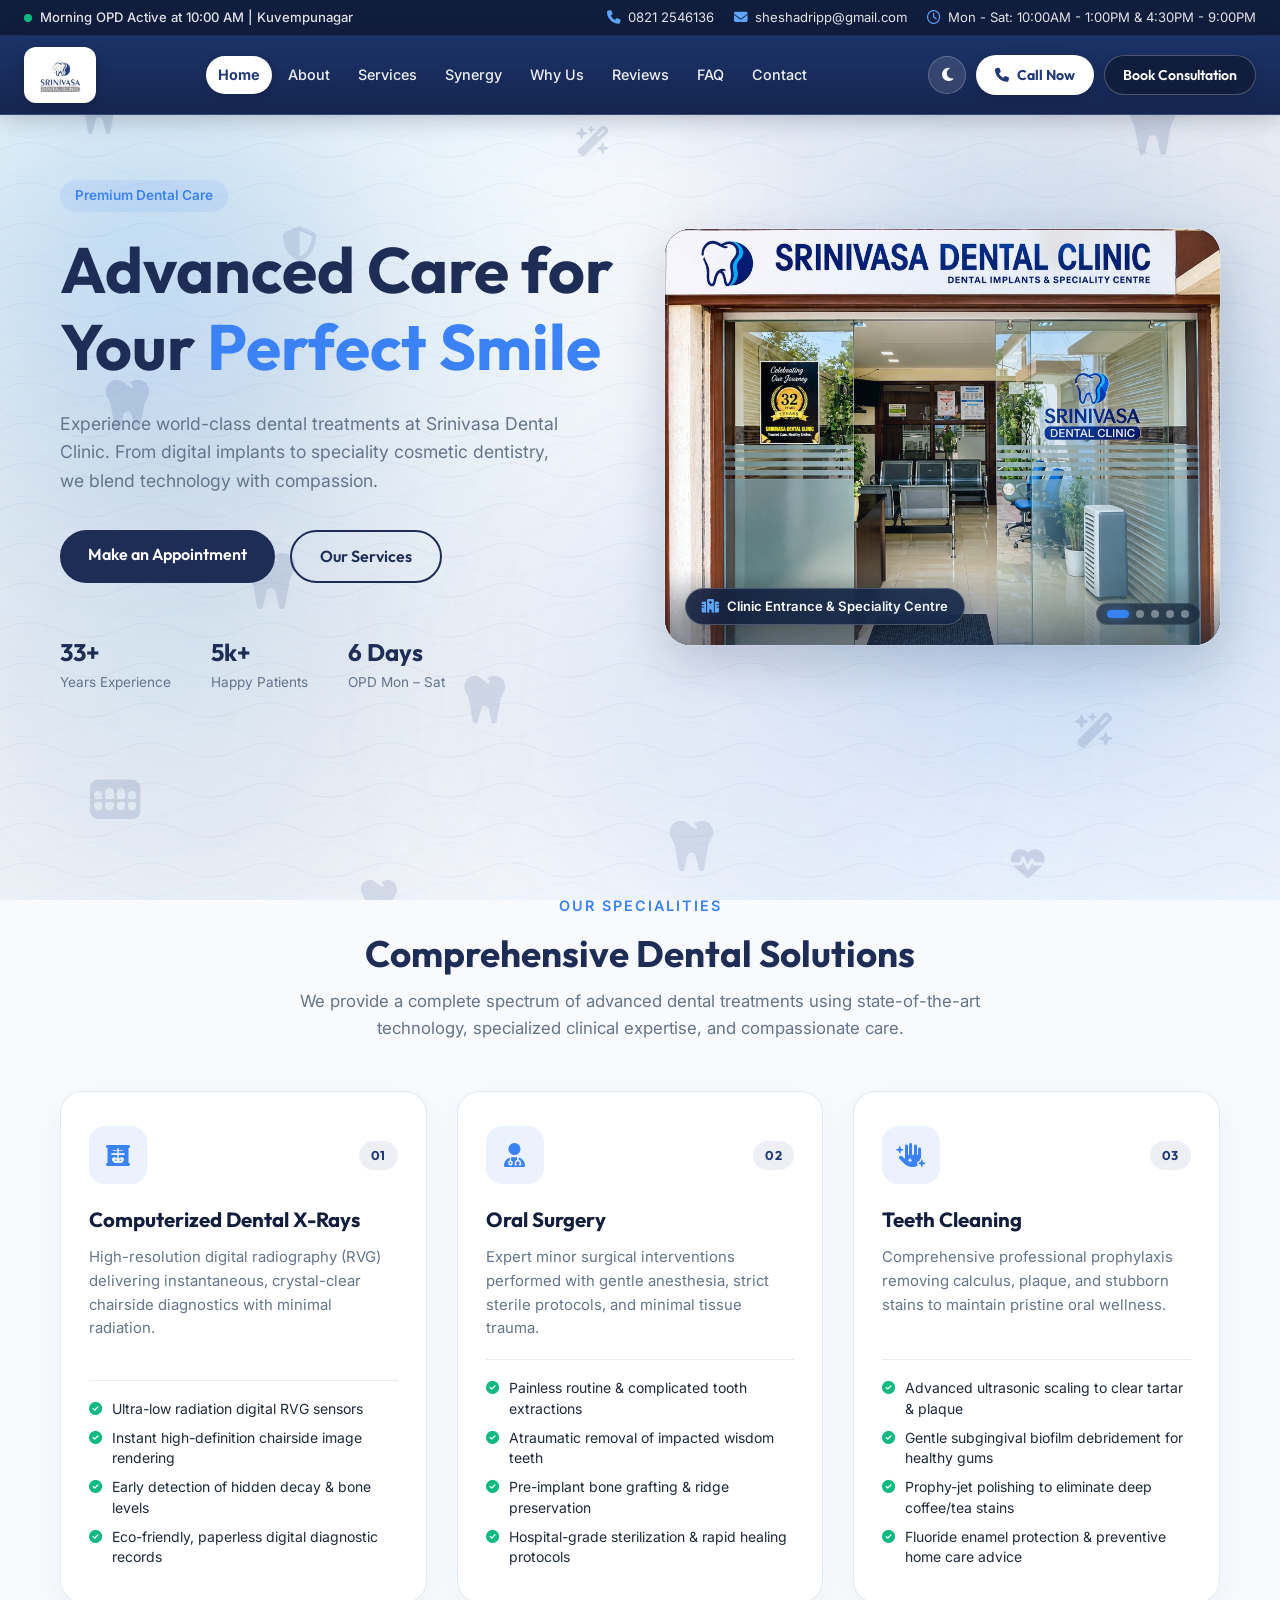
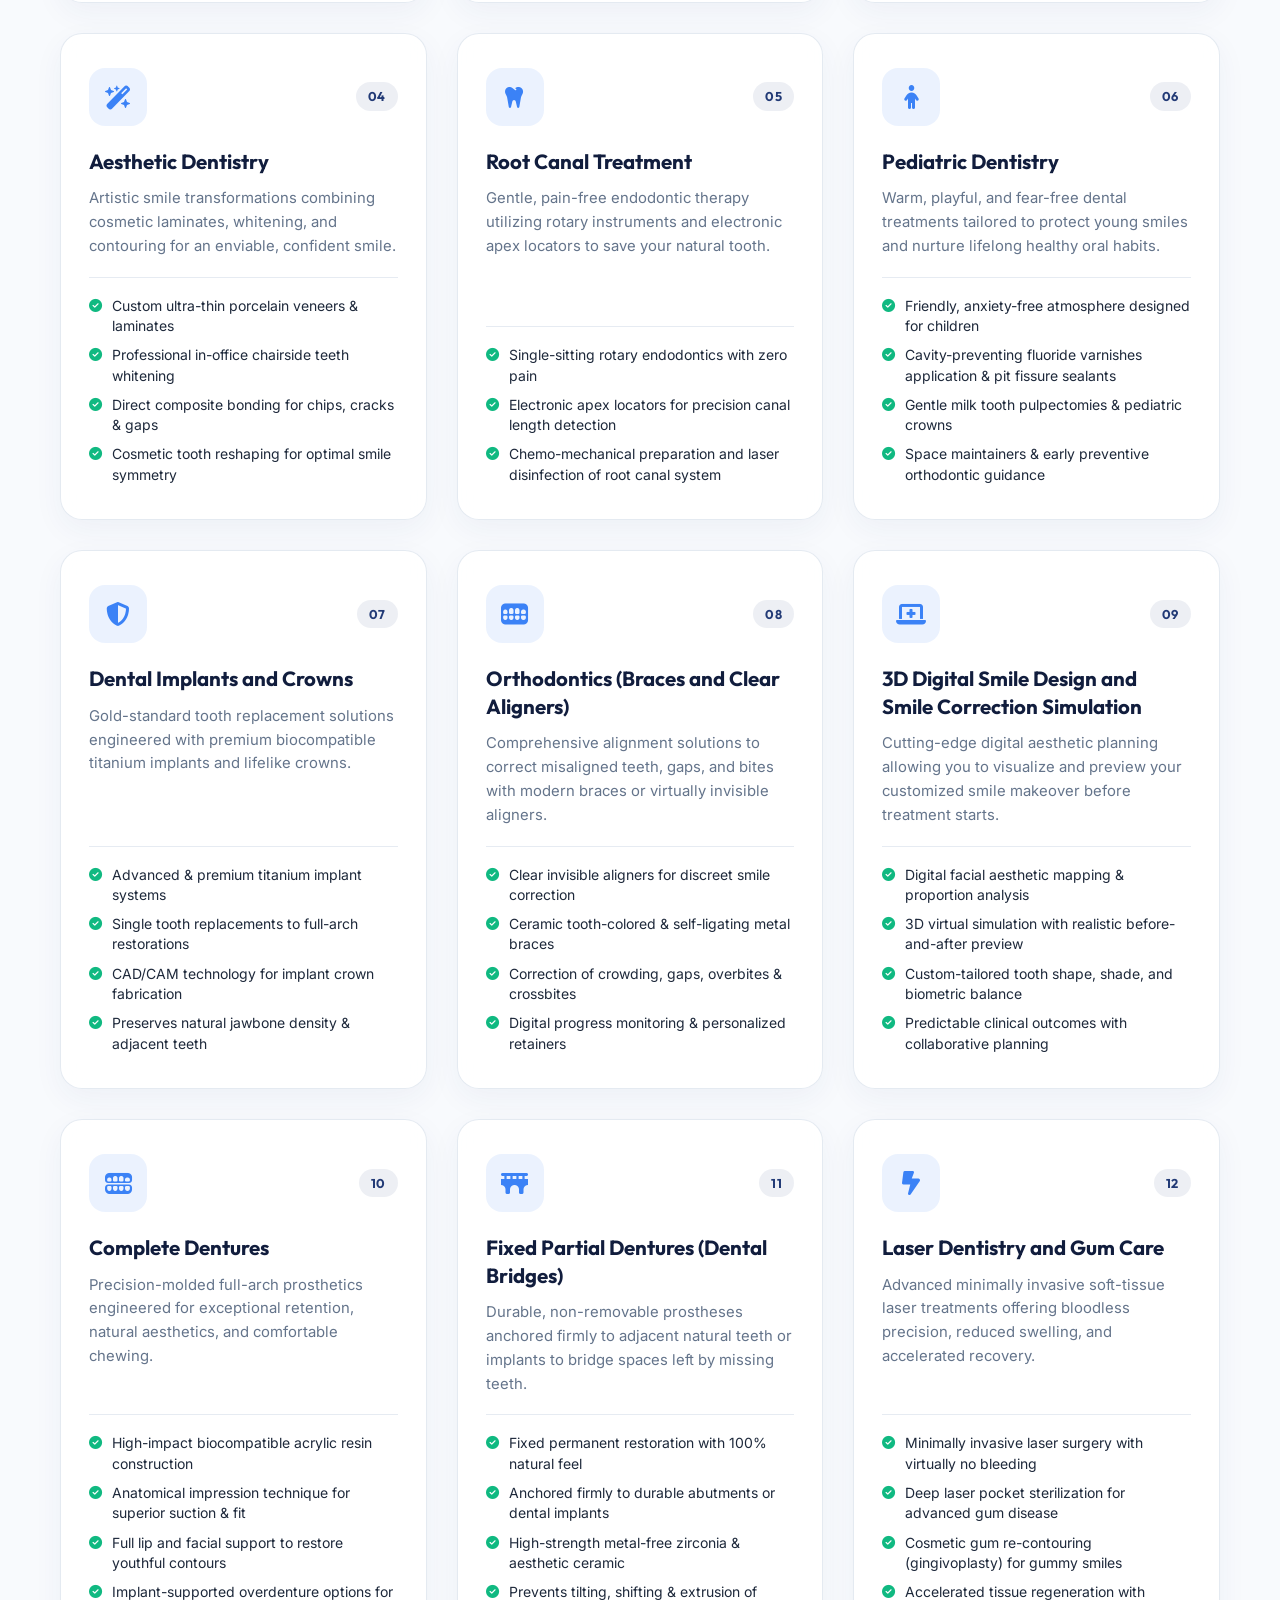
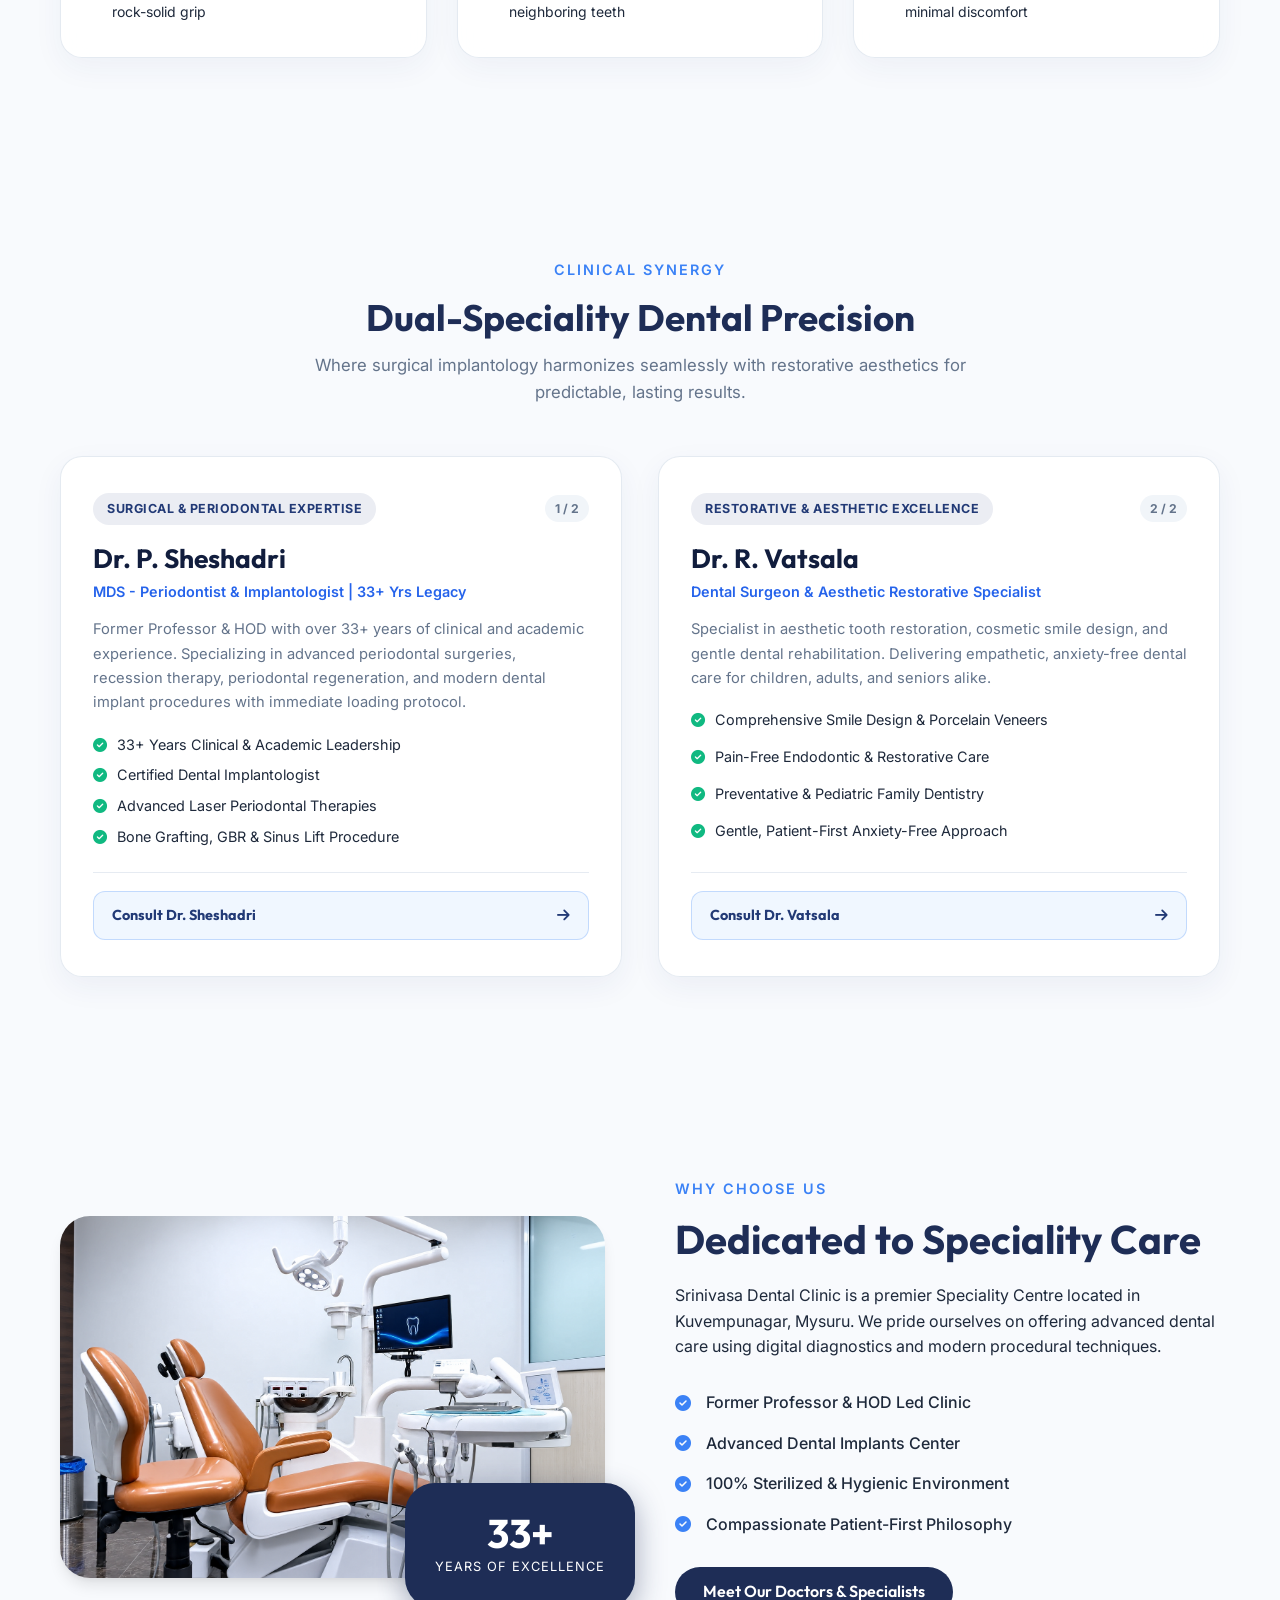
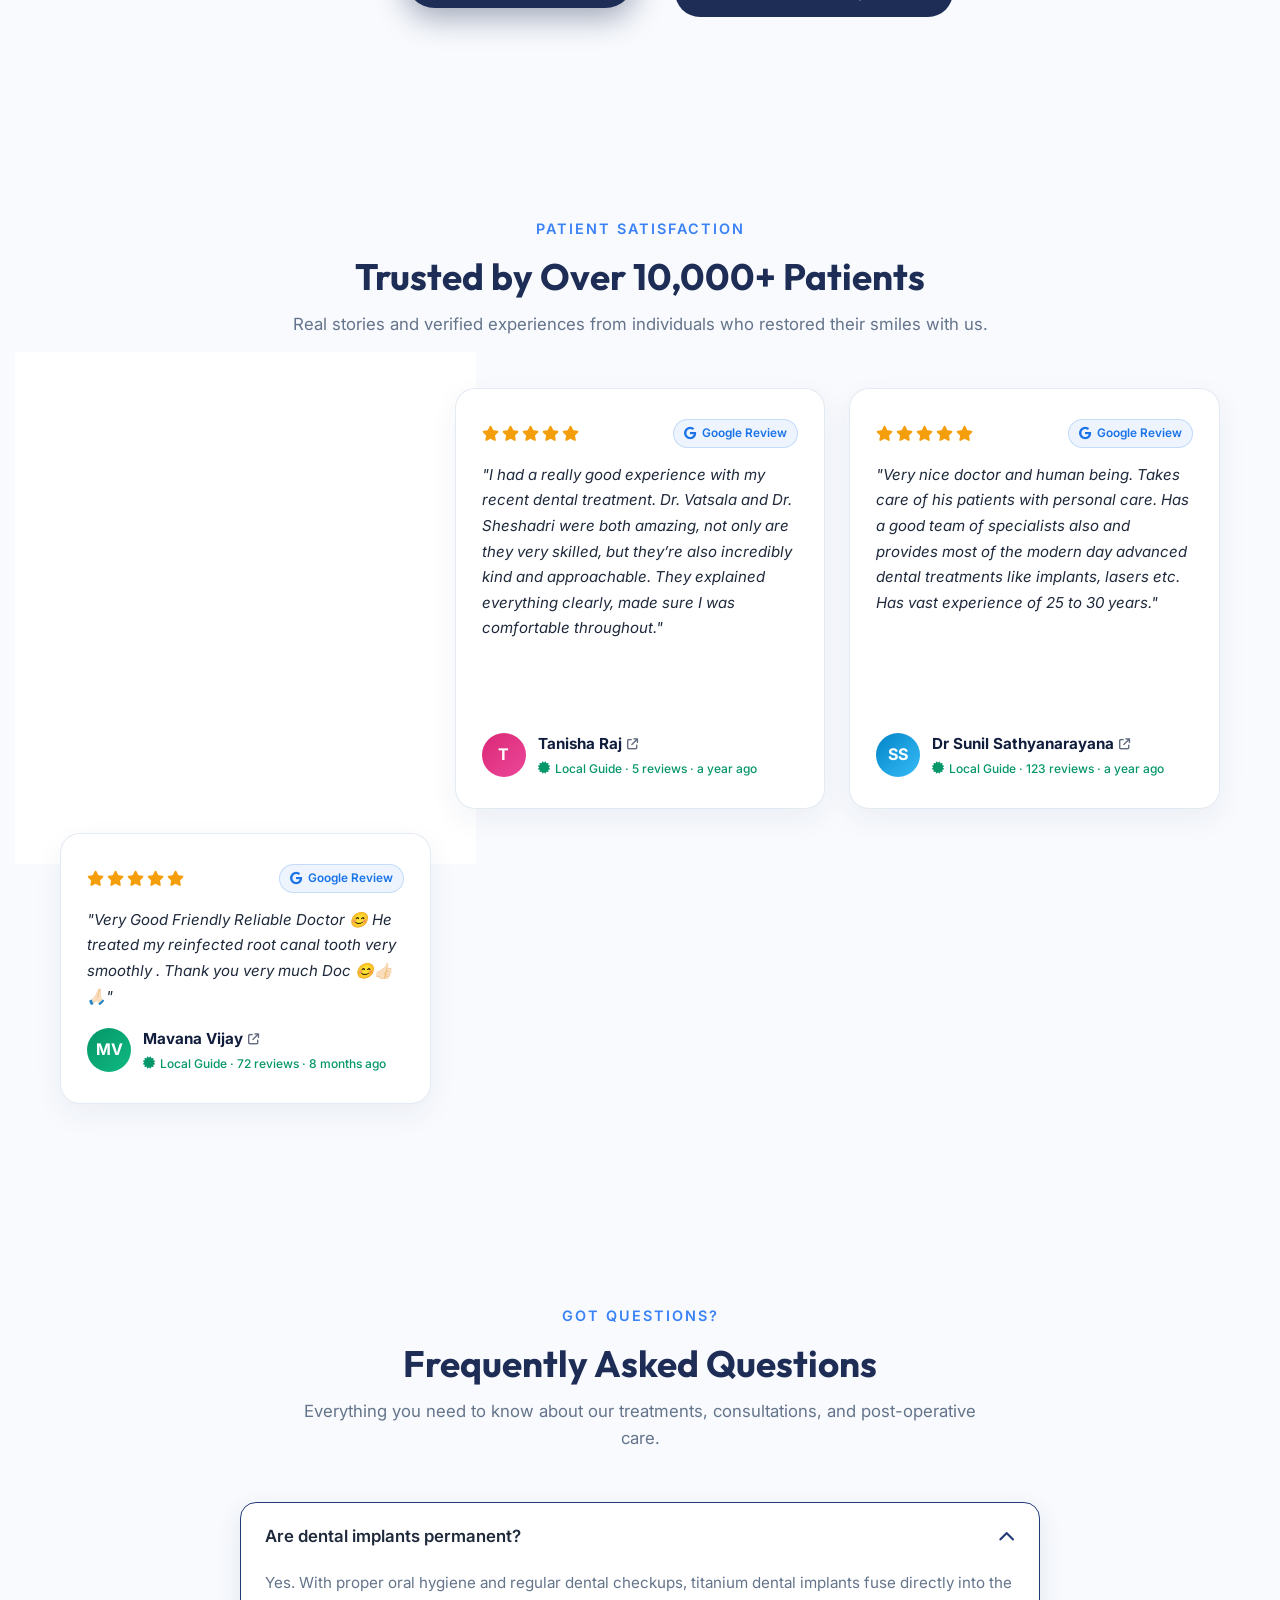
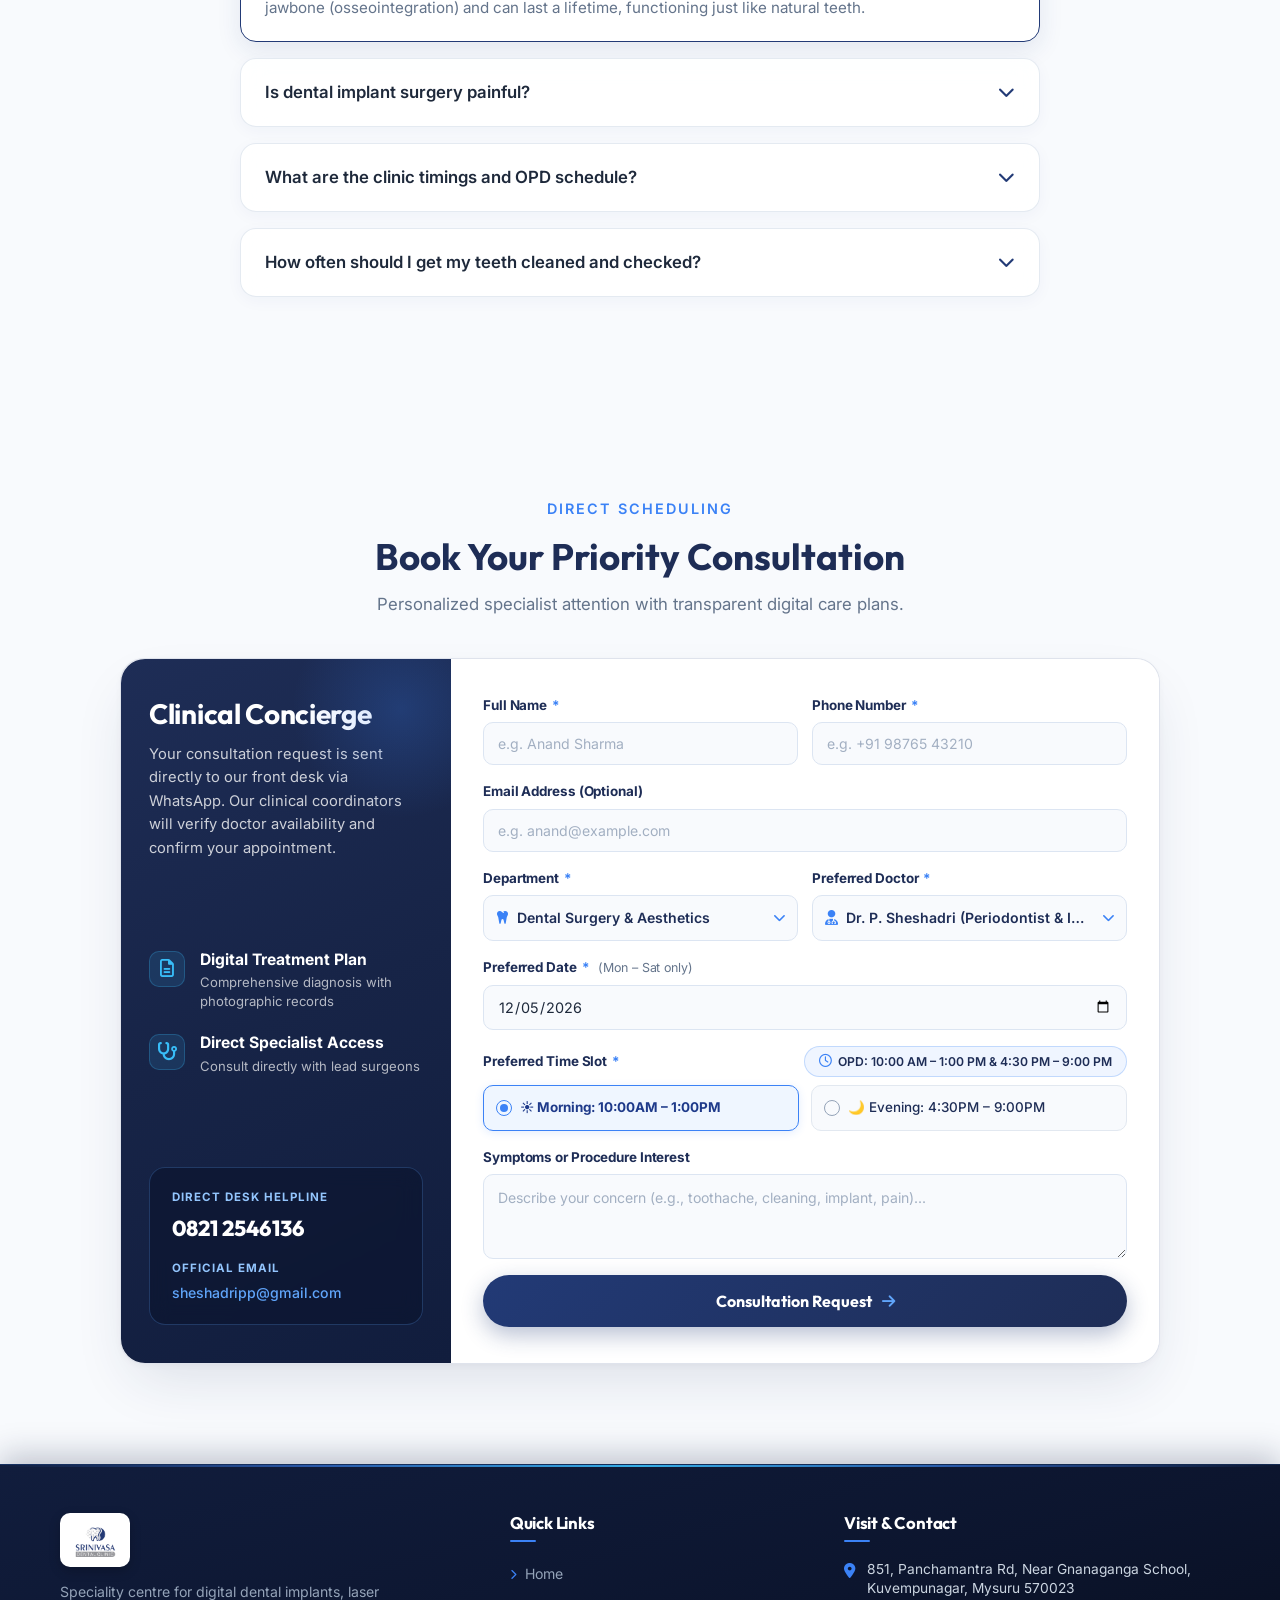
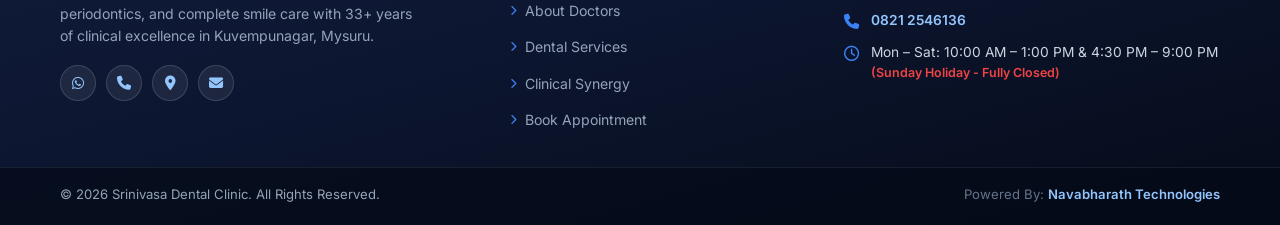
<file: index.html>
<!DOCTYPE html>
<html lang="en">

<head>
    <meta charset="UTF-8">
    <meta name="viewport" content="width=device-width, initial-scale=1.0">
    <title>Srinivasa Dental Clinic | Best Dental Clinic &amp; Implant Centre in Mysuru</title>
    <meta name="description"
        content="Srinivasa Dental Clinic &amp; Implant Centre – Top-rated dental clinic in Kuvempunagar, Mysuru. Specializing in advanced dental implants, laser periodontics, root canals, and cosmetic smile care with 33+ years of clinical excellence.">
    <meta name="keywords"
        content="best dental clinic, dental clinic near me, best dentist near me, dental clinic in mysuru, dental clinic kuvempunagar, best dental clinic in mysuru, dental implants mysuru, dentist in mysuru, dr p sheshadri, dr r vatsala, srinivasa dental clinic, root canal treatment mysuru, cosmetic dentistry mysuru, teeth whitening mysuru, pediatric dentist mysuru, specialist dental clinic mysuru">
    <meta name="author" content="Dr. P. Sheshadri (MDS)">
    <meta name="robots" content="index, follow">

    <!-- Open Graph / Social Media -->
    <meta property="og:type" content="website">
    <meta property="og:title" content="Srinivasa Dental Clinic | Best Dental Clinic &amp; Implant Centre in Mysuru">
    <meta property="og:description" content="Top-rated dental clinic in Kuvempunagar, Mysuru. Specializing in advanced dental implants, periodontics, root canals, and complete smile care with 33+ years of clinical excellence.">
    <meta property="og:image" content="assets/logo.png">

    <!-- Local Business / Dentist Structured Data for Google Local Search -->
    <script type="application/ld+json">
    {
      "@context": "https://schema.org",
      "@type": "Dentist",
      "name": "Srinivasa Dental Clinic & Implant Centre",
      "image": "assets/logo.png",
      "telephone": "+918212546136",
      "email": "sheshadripp@gmail.com",
      "address": {
        "@type": "PostalAddress",
        "streetAddress": "851, Panchamantra Rd, Near Gnanaganga School, E&F Block, Kuvempunagar",
        "addressLocality": "Mysuru",
        "addressRegion": "Karnataka",
        "postalCode": "570023",
        "addressCountry": "IN"
      },
      "openingHoursSpecification": [
        {
          "@type": "OpeningHoursSpecification",
          "dayOfWeek": ["Monday", "Tuesday", "Wednesday", "Thursday", "Friday", "Saturday"],
          "opens": "10:00",
          "closes": "13:00"
        },
        {
          "@type": "OpeningHoursSpecification",
          "dayOfWeek": ["Monday", "Tuesday", "Wednesday", "Thursday", "Friday", "Saturday"],
          "opens": "16:30",
          "closes": "21:00"
        }
      ],
      "medicalSpecialty": ["Dentistry", "Periodontics", "Implantology"]
    }
    </script>
    <!-- Favicon (Data URI for local file:// & static files for web/hosting) -->
    <link rel="icon" type="image/png" href="[data-uri]">
    <link rel="icon" type="image/png" sizes="32x32" href="assets/favicon-32x32.png">
    <link rel="icon" type="image/png" sizes="192x192" href="assets/favicon.png">
    <link rel="apple-touch-icon" href="assets/favicon.png">
    <link rel="shortcut icon" href="favicon.ico" type="image/x-icon">
    <!-- Google Fonts -->
    <link rel="preconnect" href="https://fonts.googleapis.com">
    <link rel="preconnect" href="https://fonts.gstatic.com" crossorigin>
    <link
        href="https://fonts.googleapis.com/css2?family=Inter:wght@400;500;600&family=Outfit:wght@400;600;700&display=swap"
        rel="stylesheet">
    <!-- Font Awesome for icons -->
    <link rel="stylesheet" href="https://cdnjs.cloudflare.com/ajax/libs/font-awesome/6.4.0/css/all.min.css">
    <link rel="stylesheet" href="style.css">
</head>

<body>
    <!-- Ambient Dynamic Lighting Layer -->
    <div class="site-ambient-glows" aria-hidden="true">
        <div class="ambient-glow glow-1"></div>
        <div class="ambient-glow glow-2"></div>
        <div class="ambient-glow glow-3"></div>
    </div>

    <!-- Floating Dental Icons Background Layer (Randomly Distributed & Low Opacity) -->
    <div class="dental-floating-bg" aria-hidden="true">
        <div class="floating-dental-icon icon-rand-1"><i class="fa-solid fa-tooth"></i></div>
        <div class="floating-dental-icon icon-rand-2"><i class="fa-solid fa-wand-magic-sparkles"></i></div>
        <div class="floating-dental-icon icon-rand-3"><i class="fa-solid fa-tooth"></i></div>
        <div class="floating-dental-icon icon-rand-4"><i class="fa-solid fa-shield-halved"></i></div>
        <div class="floating-dental-icon icon-rand-5"><i class="fa-solid fa-teeth"></i></div>
        <div class="floating-dental-icon icon-rand-6"><i class="fa-solid fa-tooth"></i></div>
        <div class="floating-dental-icon icon-rand-7"><i class="fa-solid fa-wand-magic-sparkles"></i></div>
        <div class="floating-dental-icon icon-rand-8"><i class="fa-solid fa-teeth-open"></i></div>
        <div class="floating-dental-icon icon-rand-9"><i class="fa-solid fa-tooth"></i></div>
        <div class="floating-dental-icon icon-rand-10"><i class="fa-solid fa-shield-halved"></i></div>
        <div class="floating-dental-icon icon-rand-11"><i class="fa-solid fa-tooth"></i></div>
        <div class="floating-dental-icon icon-rand-12"><i class="fa-solid fa-wand-magic-sparkles"></i></div>
        <div class="floating-dental-icon icon-rand-13"><i class="fa-solid fa-teeth"></i></div>
        <div class="floating-dental-icon icon-rand-14"><i class="fa-solid fa-tooth"></i></div>
        <div class="floating-dental-icon icon-rand-15"><i class="fa-solid fa-heart-pulse"></i></div>
        <div class="floating-dental-icon icon-rand-16"><i class="fa-solid fa-tooth"></i></div>
    </div>

    <!-- Header with Topbar & Main Navigation (Logo Blue #223A76) -->
    <header class="site-header" id="site-header">
        <!-- 1. Top Announcement & Info Bar -->
        <div class="header-topbar">
            <div class="header-container topbar-container">
                <div class="topbar-status">
                    <span class="status-dot"></span>
                    <span id="opd-status-text">Morning OPD Active Now | Kuvempunagar (Until 1:00 PM)</span>
                </div>
                <div class="topbar-right">
                    <a href="tel:08212546136" class="topbar-link">
                        <i class="fa-solid fa-phone"></i>
                        <span>0821&nbsp;2546136</span>
                    </a>
                    <a href="mailto:sheshadripp@gmail.com" class="topbar-link">
                        <i class="fa-solid fa-envelope"></i>
                        <span>sheshadripp@gmail.com</span>
                    </a>
                    <div class="topbar-link topbar-hours">
                        <i class="fa-regular fa-clock"></i>
                        <span>Mon - Sat: 10:00AM - 1:00PM &amp; 4:30PM - 9:00PM</span>
                    </div>
                </div>
            </div>
        </div>

        <!-- 2. Main Navigation Bar -->
        <nav class="main-navbar" id="navbar">
            <div class="header-container navbar-container">
                <a href="index.html" class="navbar-logo">
                    <div class="header-logo-badge">
                        <img src="assets/logo.png" alt="Srinivasa Dental Clinic Logo">
                    </div>
                </a>

                <div class="navbar-menu-wrap" id="navbar-menu-wrap">
                    <ul class="navbar-menu" id="nav-links">
                        <li><a href="#hero" class="nav-item active">Home</a></li>
                        <li><a href="about.html" class="nav-item">About</a></li>
                        <li><a href="#services" class="nav-item">Services</a></li>
                        <li><a href="#synergy" class="nav-item">Synergy</a></li>
                        <li><a href="#about" class="nav-item">Why Us</a></li>
                        <li><a href="#reviews" class="nav-item">Reviews</a></li>
                        <li><a href="#faq" class="nav-item">FAQ</a></li>
                        <li><a href="#contact" class="nav-item">Contact</a></li>
                    </ul>
                </div>

                <div class="navbar-actions">
                    <button id="theme-toggle" class="theme-toggle-btn" aria-label="Toggle Theme" title="Toggle Dark/Light Mode">
                        <i class="fa-solid fa-moon"></i>
                    </button>
                    <a href="tel:08212546136" class="btn-call-now">
                        <i class="fa-solid fa-phone"></i>
                        <span>Call Now</span>
                    </a>
                    <a href="#contact" class="btn-book-consult">
                        <span>Book Consultation</span>
                    </a>
                    <button class="menu-toggle" id="mobile-menu" aria-label="Toggle Navigation Menu">
                        <span class="bar"></span>
                        <span class="bar"></span>
                        <span class="bar"></span>
                    </button>
                </div>
            </div>
        </nav>
    </header>

    <!-- Hero Section -->
    <header id="hero" class="hero-section">
        <div class="container hero-content">
            <div class="hero-text animate-up">
                <span class="tagline">Premium Dental Care</span>
                <h1>Advanced Care for Your <span class="highlight">Perfect Smile</span></h1>
                <p>Experience world-class dental treatments at Srinivasa Dental Clinic. From digital implants to
                    speciality cosmetic dentistry, we blend technology with compassion.</p>
                <div class="hero-btns">
                    <a href="#contact" class="btn btn-primary">Make an Appointment</a>
                    <a href="#services" class="btn btn-outline">Our Services</a>
                </div>
                <div class="hero-stats">
                    <div class="stat-item">
                        <span class="stat-number">33+</span>
                        <span class="stat-label">Years Experience</span>
                    </div>
                    <div class="stat-item">
                        <span class="stat-number">5k+</span>
                        <span class="stat-label">Happy Patients</span>
                    </div>
                    <div class="stat-item">
                        <span class="stat-number">6 Days</span>
                        <span class="stat-label">OPD Mon – Sat</span>
                    </div>
                </div>
            </div>
            <div class="hero-image-wrapper animate-fade">
                <div class="hero-carousel-container" id="hero-carousel">
                    <div class="hero-carousel-track" id="hero-carousel-track">
                        <!-- Slide 1: Clinic Entrance & Facade -->
                        <div class="hero-slide active">
                            <div class="hero-slide-bg" style="background-image: url('assets/clinic-entrance.jpg');"></div>
                            <img src="assets/clinic-entrance.jpg" alt="Srinivasa Dental Clinic Entrance &amp; Speciality Centre Facade" class="hero-img">
                            <div class="hero-slide-badge">
                                <i class="fa-solid fa-hospital"></i> Clinic Entrance &amp; Speciality Centre
                            </div>
                        </div>
                        <!-- Slide 2: Patient Reception & Waiting Lounge -->
                        <div class="hero-slide">
                            <div class="hero-slide-bg" style="background-image: url('assets/reception-lounge.jpg');"></div>
                            <img src="assets/reception-lounge.jpg" alt="Spacious Patient Reception &amp; Waiting Lounge" class="hero-img">
                            <div class="hero-slide-badge">
                                <i class="fa-solid fa-couch"></i> Patient Reception &amp; Lounge
                            </div>
                        </div>
                        <!-- Slide 3: Treatment Room 1 / X-Ray -->
                        <div class="hero-slide">
                            <div class="hero-slide-bg" style="background-image: url('assets/treatment-operatory-brown.jpg');"></div>
                            <img src="assets/treatment-operatory-brown.jpg" alt="Treatment Room 1 / X-Ray – Srinivasa Dental Clinic" class="hero-img">
                            <div class="hero-slide-badge">
                                <i class="fa-solid fa-chair"></i> Treatment Room 1
                            </div>
                        </div>
                        <!-- Slide 4: Treatment Room 2 -->
                        <div class="hero-slide">
                            <div class="hero-slide-bg" style="background-image: url('assets/treatment-operatory-green.jpg');"></div>
                            <img src="assets/treatment-operatory-green.jpg" alt="Treatment Room 2 – Modern Dental Operatory Chair" class="hero-img">
                            <div class="hero-slide-badge">
                                <i class="fa-solid fa-tooth"></i> Treatment Room 2
                            </div>
                        </div>
                        <!-- Slide 5: Treatment Room 3 -->
                        <div class="hero-slide">
                            <div class="hero-slide-bg" style="background-image: url('assets/treatment room3.png');"></div>
                            <img src="assets/treatment room3.png" alt="Treatment Room 3 – Sterilisation &amp; Dental Operatory" class="hero-img">
                            <div class="hero-slide-badge">
                                <i class="fa-solid fa-hand-holding-medical"></i> Treatment Room 3
                            </div>
                        </div>
                    </div>

                    <!-- Carousel Controls -->
                    <button type="button" class="hero-carousel-arrow hero-prev-btn" id="hero-carousel-prev" aria-label="Previous Slide">
                        <i class="fa-solid fa-chevron-left"></i>
                    </button>
                    <button type="button" class="hero-carousel-arrow hero-next-btn" id="hero-carousel-next" aria-label="Next Slide">
                        <i class="fa-solid fa-chevron-right"></i>
                    </button>

                    <!-- Indicators / Dots -->
                    <div class="hero-carousel-dots" id="hero-carousel-dots">
                        <button type="button" class="hero-dot active" data-slide="0" aria-label="Slide 1"></button>
                        <button type="button" class="hero-dot" data-slide="1" aria-label="Slide 2"></button>
                        <button type="button" class="hero-dot" data-slide="2" aria-label="Slide 3"></button>
                        <button type="button" class="hero-dot" data-slide="3" aria-label="Slide 4"></button>
                        <button type="button" class="hero-dot" data-slide="4" aria-label="Slide 5"></button>
                    </div>
                </div>
            </div>
        </div>
    </header>

    <!-- Services Section -->
    <section id="services" class="services-section section-padding">
        <div class="container">
            <div class="section-header animate-up">
                <span class="section-tag">Our Specialities</span>
                <h2>Comprehensive Dental Solutions</h2>
                <p>We provide a complete spectrum of advanced dental treatments using state-of-the-art technology, specialized clinical expertise, and compassionate care.</p>
            </div>
            <div class="services-grid">
                <!-- 01. Computerized Dental X-Rays -->
                <div class="service-box animate-up">
                    <div class="service-box-header">
                        <div class="service-icon"><i class="fa-solid fa-x-ray"></i></div>
                        <span class="service-number">01</span>
                    </div>
                    <h3>Computerized Dental X-Rays</h3>
                    <p>High-resolution digital radiography (RVG) delivering instantaneous, crystal-clear chairside diagnostics with minimal radiation.</p>
                    <ul class="service-points">
                        <li><i class="fa-solid fa-circle-check"></i> Ultra-low radiation digital RVG sensors</li>
                        <li><i class="fa-solid fa-circle-check"></i> Instant high-definition chairside image rendering</li>
                        <li><i class="fa-solid fa-circle-check"></i> Early detection of hidden decay &amp; bone levels</li>
                        <li><i class="fa-solid fa-circle-check"></i> Eco-friendly, paperless digital diagnostic records</li>
                    </ul>
                </div>

                <!-- 02. Oral Surgery -->
                <div class="service-box animate-up">
                    <div class="service-box-header">
                        <div class="service-icon"><i class="fa-solid fa-user-doctor"></i></div>
                        <span class="service-number">02</span>
                    </div>
                    <h3>Oral Surgery</h3>
                    <p>Expert minor surgical interventions performed with gentle anesthesia, strict sterile protocols, and minimal tissue trauma.</p>
                    <ul class="service-points">
                        <li><i class="fa-solid fa-circle-check"></i> Painless routine &amp; complicated tooth extractions</li>
                        <li><i class="fa-solid fa-circle-check"></i> Atraumatic removal of impacted wisdom teeth</li>
                        <li><i class="fa-solid fa-circle-check"></i> Pre-implant bone grafting &amp; ridge preservation</li>
                        <li><i class="fa-solid fa-circle-check"></i> Hospital-grade sterilization &amp; rapid healing protocols</li>
                    </ul>
                </div>

                <!-- 03. Teeth Cleaning -->
                <div class="service-box animate-up">
                    <div class="service-box-header">
                        <div class="service-icon"><i class="fa-solid fa-hand-sparkles"></i></div>
                        <span class="service-number">03</span>
                    </div>
                    <h3>Teeth Cleaning</h3>
                    <p>Comprehensive professional prophylaxis removing calculus, plaque, and stubborn stains to maintain pristine oral wellness.</p>
                    <ul class="service-points">
                        <li><i class="fa-solid fa-circle-check"></i> Advanced ultrasonic scaling to clear tartar &amp; plaque</li>
                        <li><i class="fa-solid fa-circle-check"></i> Gentle subgingival biofilm debridement for healthy gums</li>
                        <li><i class="fa-solid fa-circle-check"></i> Prophy-jet polishing to eliminate deep coffee/tea stains</li>
                        <li><i class="fa-solid fa-circle-check"></i> Fluoride enamel protection &amp; preventive home care advice</li>
                    </ul>
                </div>

                <!-- 04. Aesthetic Dentistry -->
                <div class="service-box animate-up">
                    <div class="service-box-header">
                        <div class="service-icon"><i class="fa-solid fa-wand-magic-sparkles"></i></div>
                        <span class="service-number">04</span>
                    </div>
                    <h3>Aesthetic Dentistry</h3>
                    <p>Artistic smile transformations combining cosmetic laminates, whitening, and contouring for an enviable, confident smile.</p>
                    <ul class="service-points">
                        <li><i class="fa-solid fa-circle-check"></i> Custom ultra-thin porcelain veneers &amp; laminates</li>
                        <li><i class="fa-solid fa-circle-check"></i> Professional in-office chairside teeth whitening</li>
                        <li><i class="fa-solid fa-circle-check"></i> Direct composite bonding for chips, cracks &amp; gaps</li>
                        <li><i class="fa-solid fa-circle-check"></i> Cosmetic tooth reshaping for optimal smile symmetry</li>
                    </ul>
                </div>

                <!-- 05. Root Canal Treatment -->
                <div class="service-box animate-up">
                    <div class="service-box-header">
                        <div class="service-icon"><i class="fa-solid fa-tooth"></i></div>
                        <span class="service-number">05</span>
                    </div>
                    <h3>Root Canal Treatment</h3>
                    <p>Gentle, pain-free endodontic therapy utilizing rotary instruments and electronic apex locators to save your natural tooth.</p>
                    <ul class="service-points">
                        <li><i class="fa-solid fa-circle-check"></i> Single-sitting rotary endodontics with zero pain</li>
                        <li><i class="fa-solid fa-circle-check"></i> Electronic apex locators for precision canal length detection</li>
                        <li><i class="fa-solid fa-circle-check"></i> Chemo-mechanical preparation and laser disinfection of root canal system</li>
                    </ul>
                </div>

                <!-- 06. Pediatric Dentistry -->
                <div class="service-box animate-up">
                    <div class="service-box-header">
                        <div class="service-icon"><i class="fa-solid fa-child"></i></div>
                        <span class="service-number">06</span>
                    </div>
                    <h3>Pediatric Dentistry</h3>
                    <p>Warm, playful, and fear-free dental treatments tailored to protect young smiles and nurture lifelong healthy oral habits.</p>
                    <ul class="service-points">
                        <li><i class="fa-solid fa-circle-check"></i> Friendly, anxiety-free atmosphere designed for children</li>
                        <li><i class="fa-solid fa-circle-check"></i> Cavity-preventing fluoride varnishes application &amp; pit fissure sealants</li>
                        <li><i class="fa-solid fa-circle-check"></i> Gentle milk tooth pulpectomies &amp; pediatric crowns</li>
                        <li><i class="fa-solid fa-circle-check"></i> Space maintainers &amp; early preventive orthodontic guidance</li>
                    </ul>
                </div>

                <!-- 07. Dental Implants and Crowns -->
                <div class="service-box animate-up">
                    <div class="service-box-header">
                        <div class="service-icon"><i class="fa-solid fa-shield-halved"></i></div>
                        <span class="service-number">07</span>
                    </div>
                    <h3>Dental Implants and Crowns</h3>
                    <p>Gold-standard tooth replacement solutions engineered with premium biocompatible titanium implants and lifelike crowns.</p>
                    <ul class="service-points">
                        <li><i class="fa-solid fa-circle-check"></i> Advanced &amp; premium titanium implant systems</li>
                        <li><i class="fa-solid fa-circle-check"></i> Single tooth replacements to full-arch restorations</li>
                        <li><i class="fa-solid fa-circle-check"></i> CAD/CAM technology for implant crown fabrication</li>
                        <li><i class="fa-solid fa-circle-check"></i> Preserves natural jawbone density &amp; adjacent teeth</li>
                    </ul>
                </div>

                <!-- 08. Orthodontics (Braces and Clear Aligners) -->
                <div class="service-box animate-up">
                    <div class="service-box-header">
                        <div class="service-icon"><i class="fa-solid fa-teeth"></i></div>
                        <span class="service-number">08</span>
                    </div>
                    <h3>Orthodontics (Braces and Clear Aligners)</h3>
                    <p>Comprehensive alignment solutions to correct misaligned teeth, gaps, and bites with modern braces or virtually invisible aligners.</p>
                    <ul class="service-points">
                        <li><i class="fa-solid fa-circle-check"></i> Clear invisible aligners for discreet smile correction</li>
                        <li><i class="fa-solid fa-circle-check"></i> Ceramic tooth-colored &amp; self-ligating metal braces</li>
                        <li><i class="fa-solid fa-circle-check"></i> Correction of crowding, gaps, overbites &amp; crossbites</li>
                        <li><i class="fa-solid fa-circle-check"></i> Digital progress monitoring &amp; personalized retainers</li>
                    </ul>
                </div>

                <!-- 09. 3D Digital Smile Design and Smile Correction Simulation -->
                <div class="service-box animate-up">
                    <div class="service-box-header">
                        <div class="service-icon"><i class="fa-solid fa-laptop-medical"></i></div>
                        <span class="service-number">09</span>
                    </div>
                    <h3>3D Digital Smile Design and Smile Correction Simulation</h3>
                    <p>Cutting-edge digital aesthetic planning allowing you to visualize and preview your customized smile makeover before treatment starts.</p>
                    <ul class="service-points">
                        <li><i class="fa-solid fa-circle-check"></i> Digital facial aesthetic mapping &amp; proportion analysis</li>
                        <li><i class="fa-solid fa-circle-check"></i> 3D virtual simulation with realistic before-and-after preview</li>
                        <li><i class="fa-solid fa-circle-check"></i> Custom-tailored tooth shape, shade, and biometric balance</li>
                        <li><i class="fa-solid fa-circle-check"></i> Predictable clinical outcomes with collaborative planning</li>
                    </ul>
                </div>

                <!-- 10. Complete Dentures -->
                <div class="service-box animate-up">
                    <div class="service-box-header">
                        <div class="service-icon"><i class="fa-solid fa-teeth-open"></i></div>
                        <span class="service-number">10</span>
                    </div>
                    <h3>Complete Dentures</h3>
                    <p>Precision-molded full-arch prosthetics engineered for exceptional retention, natural aesthetics, and comfortable chewing.</p>
                    <ul class="service-points">
                        <li><i class="fa-solid fa-circle-check"></i> High-impact biocompatible acrylic resin construction</li>
                        <li><i class="fa-solid fa-circle-check"></i> Anatomical impression technique for superior suction &amp; fit</li>
                        <li><i class="fa-solid fa-circle-check"></i> Full lip and facial support to restore youthful contours</li>
                        <li><i class="fa-solid fa-circle-check"></i> Implant-supported overdenture options for rock-solid grip</li>
                    </ul>
                </div>

                <!-- 11. Fixed Partial Dentures (Dental Bridges) -->
                <div class="service-box animate-up">
                    <div class="service-box-header">
                        <div class="service-icon"><i class="fa-solid fa-bridge"></i></div>
                        <span class="service-number">11</span>
                    </div>
                    <h3>Fixed Partial Dentures (Dental Bridges)</h3>
                    <p>Durable, non-removable prostheses anchored firmly to adjacent natural teeth or implants to bridge spaces left by missing teeth.</p>
                    <ul class="service-points">
                        <li><i class="fa-solid fa-circle-check"></i> Fixed permanent restoration with 100% natural feel</li>
                        <li><i class="fa-solid fa-circle-check"></i> Anchored firmly to durable abutments or dental implants</li>
                        <li><i class="fa-solid fa-circle-check"></i> High-strength metal-free zirconia &amp; aesthetic ceramic</li>
                        <li><i class="fa-solid fa-circle-check"></i> Prevents tilting, shifting &amp; extrusion of neighboring teeth</li>
                    </ul>
                </div>

                <!-- 12. Laser Dentistry and Gum Care -->
                <div class="service-box animate-up">
                    <div class="service-box-header">
                        <div class="service-icon"><i class="fa-solid fa-bolt-lightning"></i></div>
                        <span class="service-number">12</span>
                    </div>
                    <h3>Laser Dentistry and Gum Care</h3>
                    <p>Advanced minimally invasive soft-tissue laser treatments offering bloodless precision, reduced swelling, and accelerated recovery.</p>
                    <ul class="service-points">
                        <li><i class="fa-solid fa-circle-check"></i> Minimally invasive laser surgery with virtually no bleeding</li>
                        <li><i class="fa-solid fa-circle-check"></i> Deep laser pocket sterilization for advanced gum disease</li>
                        <li><i class="fa-solid fa-circle-check"></i> Cosmetic gum re-contouring (gingivoplasty) for gummy smiles</li>
                        <li><i class="fa-solid fa-circle-check"></i> Accelerated tissue regeneration with minimal discomfort</li>
                    </ul>
                </div>
            </div>
        </div>
    </section>

    <!-- Synergy Section -->
    <section id="synergy" class="synergy-section section-padding">
        <div class="container">
            <div class="section-header animate-up">
                <span class="section-tag">Clinical Synergy</span>
                <h2>Dual-Speciality Dental Precision</h2>
                <p>Where surgical implantology harmonizes seamlessly with restorative aesthetics for predictable, lasting results.</p>
            </div>

            <!-- Mobile Carousel Tab Switcher -->
            <div class="synergy-carousel-controls" aria-label="Select Doctor">
                <button type="button" class="synergy-tab-btn active" data-index="0" aria-label="View Dr. P. Sheshadri Profile">
                    <i class="fa-solid fa-tooth"></i>
                    <span>Dr. P. Sheshadri</span>
                </button>
                <button type="button" class="synergy-tab-btn" data-index="1" aria-label="View Dr. R. Vatsala Profile">
                    <i class="fa-solid fa-wand-magic-sparkles"></i>
                    <span>Dr. R. Vatsala</span>
                </button>
            </div>

            <!-- Carousel Wrapper -->
            <div class="synergy-carousel-container">
                <button type="button" class="synergy-carousel-arrow synergy-prev-btn" id="synergy-prev" aria-label="Previous Doctor">
                    <i class="fa-solid fa-chevron-left"></i>
                </button>

                <div class="synergy-grid synergy-carousel-track" id="synergy-track">
                    <!-- Slide 1: Dr. Sheshadri -->
                    <div class="synergy-card animate-up" data-card-index="0">
                        <div class="synergy-card-top">
                            <span class="synergy-badge">Surgical &amp; Periodontal Expertise</span>
                            <span class="synergy-pill-counter">1 / 2</span>
                        </div>
                        <h3>Dr. P. Sheshadri</h3>
                        <p class="synergy-speciality-title">MDS - Periodontist &amp; Implantologist | 33+ Yrs Legacy</p>
                        <p class="synergy-bio">Former Professor &amp; HOD with over 33+ years of clinical and academic experience. Specializing in advanced periodontal surgeries, recession therapy, periodontal regeneration, and modern dental implant procedures with immediate loading protocol.</p>
                        <ul class="synergy-features">
                            <li><i class="fa-solid fa-circle-check"></i> 33+ Years Clinical &amp; Academic Leadership</li>
                            <li><i class="fa-solid fa-circle-check"></i> Certified Dental Implantologist</li>
                            <li><i class="fa-solid fa-circle-check"></i> Advanced Laser Periodontal Therapies</li>
                            <li><i class="fa-solid fa-circle-check"></i> Bone Grafting, GBR &amp; Sinus Lift Procedure</li>
                        </ul>
                        <div class="synergy-card-action">
                            <a href="#contact" class="btn-synergy-book" data-select-doc="sheshadri">
                                <span>Consult Dr. Sheshadri</span>
                                <i class="fa-solid fa-arrow-right"></i>
                            </a>
                        </div>
                    </div>

                    <!-- Slide 2: Dr. Vatsala -->
                    <div class="synergy-card animate-up" data-card-index="1">
                        <div class="synergy-card-top">
                            <span class="synergy-badge">Restorative &amp; Aesthetic Excellence</span>
                            <span class="synergy-pill-counter">2 / 2</span>
                        </div>
                        <h3>Dr. R. Vatsala</h3>
                        <p class="synergy-speciality-title">Dental Surgeon &amp; Aesthetic Restorative Specialist</p>
                        <p class="synergy-bio">Specialist in aesthetic tooth restoration, cosmetic smile design, and gentle dental rehabilitation. Delivering empathetic, anxiety-free dental care for children, adults, and seniors alike.</p>
                        <ul class="synergy-features">
                            <li><i class="fa-solid fa-circle-check"></i> Comprehensive Smile Design &amp; Porcelain Veneers</li>
                            <li><i class="fa-solid fa-circle-check"></i> Pain-Free Endodontic &amp; Restorative Care</li>
                            <li><i class="fa-solid fa-circle-check"></i> Preventative &amp; Pediatric Family Dentistry</li>
                            <li><i class="fa-solid fa-circle-check"></i> Gentle, Patient-First Anxiety-Free Approach</li>
                        </ul>
                        <div class="synergy-card-action">
                            <a href="#contact" class="btn-synergy-book" data-select-doc="vatsala">
                                <span>Consult Dr. Vatsala</span>
                                <i class="fa-solid fa-arrow-right"></i>
                            </a>
                        </div>
                    </div>
                </div>

                <button type="button" class="synergy-carousel-arrow synergy-next-btn" id="synergy-next" aria-label="Next Doctor">
                    <i class="fa-solid fa-chevron-right"></i>
                </button>
            </div>

            <!-- Carousel Pagination Indicators -->
            <div class="synergy-carousel-dots" id="synergy-dots">
                <button type="button" class="synergy-dot active" data-index="0" aria-label="Go to Dr. Sheshadri slide"></button>
                <button type="button" class="synergy-dot" data-index="1" aria-label="Go to Dr. Vatsala slide"></button>
            </div>
        </div>
    </section>

    <!-- About Section -->
    <section id="about" class="about-section section-padding">
        <div class="container about-container">
            <div class="about-image animate-fade">
                <img src="assets/tech-bg.png" alt="Advanced Dental Technology">
                <div class="experience-badge">
                    <span class="years">33+</span>
                    <span class="text">Years of Excellence</span>
                </div>
            </div>
            <div class="about-text animate-up">
                <span class="section-tag">Why Choose Us</span>
                <h2>Dedicated to Speciality Care</h2>
                <p>Srinivasa Dental Clinic is a premier Speciality Centre located in Kuvempunagar, Mysuru. We pride
                    ourselves on offering advanced dental care using digital diagnostics and modern procedural techniques.
                </p>
                <ul class="clinic-features">
                    <li><i class="fa-solid fa-circle-check"></i> Former Professor &amp; HOD Led Clinic</li>
                    <li><i class="fa-solid fa-circle-check"></i> Advanced Dental Implants Center</li>
                    <li><i class="fa-solid fa-circle-check"></i> 100% Sterilized &amp; Hygienic Environment</li>
                    <li><i class="fa-solid fa-circle-check"></i> Compassionate Patient-First Philosophy</li>
                </ul>
                <a href="about.html" class="btn btn-primary">Meet Our Doctors &amp; Specialists</a>
            </div>
        </div>
    </section>

    <!-- Reviews Section -->
    <section id="reviews" class="reviews-section section-padding">
        <div class="container">
            <div class="section-header animate-up">
                <span class="section-tag">Patient Satisfaction</span>
                <h2>Trusted by Over 10,000+ Patients</h2>
                <p>Real stories and verified experiences from individuals who restored their smiles with us.</p>
            </div>
            <div class="reviews-grid">
                <!-- Review 1: Shankar S -->
                <div class="review-card animate-up">
                    <div class="review-card-top">
                        <div class="review-stars">
                            <i class="fa-solid fa-star"></i><i class="fa-solid fa-star"></i><i class="fa-solid fa-star"></i><i class="fa-solid fa-star"></i><i class="fa-solid fa-star"></i>
                        </div>
                        <span class="review-source-badge"><i class="fa-brands fa-google"></i> Google Review</span>
                    </div>
                    <p class="review-text">"One of the best Dental Clinic in the area and also probably the oldest. Our entire family is getting treatment for all our Dental problems. Doctor is very polite, soft spoken and very experienced, you will be very comfortable and get the best dental care."</p>
                    <div class="review-owner-reply">
                        <div class="owner-reply-title"><i class="fa-solid fa-reply"></i> Srinivasa Dental Clinic (Owner)</div>
                        <p>"Thank you! These words of appreciation help us to serve with more zeal."</p>
                    </div>
                    <div class="review-author">
                        <div class="author-avatar" style="background: linear-gradient(135deg, #1E3A8A, #3B82F6);">S</div>
                        <div class="author-details">
                            <a href="https://www.google.com/maps/contrib/113967408877252853924/reviews?hl=en-GB" target="_blank" rel="noopener" class="author-name">Shankar S <i class="fa-solid fa-arrow-up-right-from-square"></i></a>
                            <div class="author-badge"><i class="fa-solid fa-certificate"></i> Local Guide · 234 reviews · a year ago</div>
                        </div>
                    </div>
                </div>

                <!-- Review 2: Tanisha Raj -->
                <div class="review-card animate-up">
                    <div class="review-card-top">
                        <div class="review-stars">
                            <i class="fa-solid fa-star"></i><i class="fa-solid fa-star"></i><i class="fa-solid fa-star"></i><i class="fa-solid fa-star"></i><i class="fa-solid fa-star"></i>
                        </div>
                        <span class="review-source-badge"><i class="fa-brands fa-google"></i> Google Review</span>
                    </div>
                    <p class="review-text">"I had a really good experience with my recent dental treatment. Dr. Vatsala and Dr. Sheshadri were both amazing, not only are they very skilled, but they’re also incredibly kind and approachable. They explained everything clearly, made sure I was comfortable throughout."</p>
                    <div class="review-author">
                        <div class="author-avatar" style="background: linear-gradient(135deg, #DB2777, #EC4899);">T</div>
                        <div class="author-details">
                            <a href="https://www.google.com/maps/contrib/113383415364483700704/reviews?hl=en-GB" target="_blank" rel="noopener" class="author-name">Tanisha Raj <i class="fa-solid fa-arrow-up-right-from-square"></i></a>
                            <div class="author-badge"><i class="fa-solid fa-certificate"></i> Local Guide · 5 reviews · a year ago</div>
                        </div>
                    </div>
                </div>

                <!-- Review 3: Dr Sunil Sathyanarayana -->
                <div class="review-card animate-up">
                    <div class="review-card-top">
                        <div class="review-stars">
                            <i class="fa-solid fa-star"></i><i class="fa-solid fa-star"></i><i class="fa-solid fa-star"></i><i class="fa-solid fa-star"></i><i class="fa-solid fa-star"></i>
                        </div>
                        <span class="review-source-badge"><i class="fa-brands fa-google"></i> Google Review</span>
                    </div>
                    <p class="review-text">"Very nice doctor and human being. Takes care of his patients with personal care. Has a good team of specialists also and provides most of the modern day advanced dental treatments like implants, lasers etc. Has vast experience of 25 to 30 years."</p>
                    <div class="review-author">
                        <div class="author-avatar" style="background: linear-gradient(135deg, #0284C7, #38BDF8);">SS</div>
                        <div class="author-details">
                            <a href="https://www.google.com/maps/contrib/114654990429816960313/reviews?hl=en-GB" target="_blank" rel="noopener" class="author-name">Dr Sunil Sathyanarayana <i class="fa-solid fa-arrow-up-right-from-square"></i></a>
                            <div class="author-badge"><i class="fa-solid fa-certificate"></i> Local Guide · 123 reviews · a year ago</div>
                        </div>
                    </div>
                </div>

                <!-- Review 4: Mavana Vijay -->
                <div class="review-card animate-up">
                    <div class="review-card-top">
                        <div class="review-stars">
                            <i class="fa-solid fa-star"></i><i class="fa-solid fa-star"></i><i class="fa-solid fa-star"></i><i class="fa-solid fa-star"></i><i class="fa-solid fa-star"></i>
                        </div>
                        <span class="review-source-badge"><i class="fa-brands fa-google"></i> Google Review</span>
                    </div>
                    <p class="review-text">"Very Good Friendly Reliable Doctor 😊 He treated my reinfected root canal tooth very smoothly . Thank you very much Doc 😊👍🏻🙏🏻"</p>
                    <div class="review-author">
                        <div class="author-avatar" style="background: linear-gradient(135deg, #059669, #10B981);">MV</div>
                        <div class="author-details">
                            <a href="https://www.google.com/maps/contrib/113752749750915132700/reviews?hl=en-GB" target="_blank" rel="noopener" class="author-name">Mavana Vijay <i class="fa-solid fa-arrow-up-right-from-square"></i></a>
                            <div class="author-badge"><i class="fa-solid fa-certificate"></i> Local Guide · 72 reviews · 8 months ago</div>
                        </div>
                    </div>
                </div>
            </div>
        </div>
    </section>

    <!-- FAQ Section -->
    <section id="faq" class="faq-section section-padding">
        <div class="container">
            <div class="section-header animate-up">
                <span class="section-tag">Got Questions?</span>
                <h2>Frequently Asked Questions</h2>
                <p>Everything you need to know about our treatments, consultations, and post-operative care.</p>
            </div>
            <div class="faq-wrap animate-up">
                <div class="faq-item active">
                    <div class="faq-question">
                        <span>Are dental implants permanent?</span>
                        <i class="fa-solid fa-chevron-down"></i>
                    </div>
                    <div class="faq-answer">
                        <p>Yes. With proper oral hygiene and regular dental checkups, titanium dental implants fuse directly into the jawbone (osseointegration) and can last a lifetime, functioning just like natural teeth.</p>
                    </div>
                </div>
                <div class="faq-item">
                    <div class="faq-question">
                        <span>Is dental implant surgery painful?</span>
                        <i class="fa-solid fa-chevron-down"></i>
                    </div>
                    <div class="faq-answer">
                        <p>No. The procedure is performed under precision local anesthesia so you will feel no pain during treatment. Most patients report only mild tenderness following the procedure, which is easily managed with routine pain relief.</p>
                    </div>
                </div>
                <div class="faq-item">
                    <div class="faq-question">
                        <span>What are the clinic timings and OPD schedule?</span>
                        <i class="fa-solid fa-chevron-down"></i>
                    </div>
                    <div class="faq-answer">
                        <p>Our OPD runs Monday through Saturday from 10:00 AM to 1:00 PM (Morning Session) and 4:30 PM to 9:00 PM (Evening Session). Sundays are fully closed (Weekly Holiday — No OPD or Emergency visits). You can schedule your consultation for Monday through Saturday by calling 0821 2546136 or via our online booking form.</p>
                    </div>
                </div>
                <div class="faq-item">
                    <div class="faq-question">
                        <span>How often should I get my teeth cleaned and checked?</span>
                        <i class="fa-solid fa-chevron-down"></i>
                    </div>
                    <div class="faq-answer">
                        <p>We recommend a professional cleaning and checkup every 6 months to detect any early signs of gum disease, cavities, or tartar accumulation before they require complex treatments.</p>
                    </div>
                </div>
            </div>
        </div>
    </section>

    <!-- Appointment/Contact Section -->
    <section id="contact" class="contact-section section-padding">
        <div class="container">
            <div class="section-header animate-up" style="text-align: center; margin-bottom: 40px;">
                <span class="section-tag">Direct Scheduling</span>
                <h2>Book Your Priority Consultation</h2>
                <p>Personalized specialist attention with transparent digital care plans.</p>
            </div>

            <div class="concierge-booking-card animate-fade">
                <!-- Left Panel: Clinical Concierge -->
                <div class="concierge-sidebar">
                    <div class="concierge-header">
                        <h3 class="concierge-title">Clinical Concierge</h3>
                        <p class="concierge-desc">Your consultation request is sent directly to our front desk via WhatsApp. Our clinical coordinators will verify doctor availability and confirm your appointment.</p>
                    </div>

                    <div class="concierge-perks">
                        <div class="concierge-perk">
                            <div class="perk-icon">
                                <i class="fa-regular fa-file-lines"></i>
                            </div>
                            <div class="perk-info">
                                <h4>Digital Treatment Plan</h4>
                                <p>Comprehensive diagnosis with photographic records</p>
                            </div>
                        </div>

                        <div class="concierge-perk">
                            <div class="perk-icon">
                                <i class="fa-solid fa-stethoscope"></i>
                            </div>
                            <div class="perk-info">
                                <h4>Direct Specialist Access</h4>
                                <p>Consult directly with lead surgeons</p>
                            </div>
                        </div>
                    </div>

                    <div class="concierge-desk-card">
                        <span class="desk-label">DIRECT DESK HELPLINE</span>
                        <a href="tel:08212546136" class="desk-phone">0821 2546136</a>
                        
                        <span class="desk-label">OFFICIAL EMAIL</span>
                        <a href="mailto:sheshadripp@gmail.com" class="desk-email">sheshadripp@gmail.com</a>
                    </div>
                </div>

                <!-- Right Panel: Booking Form -->
                <div class="concierge-form-wrap">
                    <form id="appointment-form" class="concierge-form" novalidate>
                        <!-- Row 1: Full Name & Phone Number -->
                        <div class="rf-row rf-row-2">
                            <div class="rf-field">
                                <label class="rf-label" for="rf-name">Full Name <span class="rf-req">*</span></label>
                                <input type="text" id="rf-name" name="name" class="rf-input" placeholder="e.g. Anand Sharma" required>
                            </div>
                            <div class="rf-field">
                                <label class="rf-label" for="rf-phone">Phone Number <span class="rf-req">*</span></label>
                                <input type="tel" id="rf-phone" name="phone" class="rf-input" placeholder="e.g. +91 98765 43210" required>
                            </div>
                        </div>

                        <!-- Row 2: Email Address (Optional) -->
                        <div class="rf-row">
                            <div class="rf-field">
                                <label class="rf-label" for="rf-email">Email Address (Optional)</label>
                                <input type="email" id="rf-email" name="email" class="rf-input" placeholder="e.g. anand@example.com">
                            </div>
                        </div>

                        <!-- Row 3: Department & Preferred Doctor (Enhanced Custom Dropdowns) -->
                        <div class="rf-row rf-row-2">
                            <!-- Department Custom Dropdown -->
                            <div class="rf-field">
                                <label class="rf-label">Department <span class="rf-req">*</span></label>
                                <div class="custom-dropdown" id="dropdown-dept" data-target="rf-dept">
                                    <div class="dropdown-trigger" tabindex="0" role="button" aria-haspopup="listbox" aria-expanded="false">
                                        <div class="dropdown-trigger-left">
                                            <i class="fa-solid fa-tooth dropdown-trigger-icon"></i>
                                            <span class="dropdown-selected-text">Dental Surgery &amp; Aesthetics</span>
                                        </div>
                                        <i class="fa-solid fa-chevron-down dropdown-arrow"></i>
                                    </div>
                                    <div class="dropdown-menu" role="listbox">
                                        <div class="dropdown-item selected" data-value="Dental Surgery & Aesthetics" role="option" aria-selected="true">
                                            <div class="dropdown-item-content">
                                                <div class="di-icon"><i class="fa-solid fa-wand-magic-sparkles"></i></div>
                                                <div class="di-text">
                                                    <span class="di-title">Dental Surgery &amp; Aesthetics</span>
                                                    <span class="di-desc">Smile makeovers, veneers &amp; restorative precision</span>
                                                </div>
                                            </div>
                                            <i class="fa-solid fa-circle-check di-check"></i>
                                        </div>

                                        <div class="dropdown-item" data-value="Periodontics & Dental Implants" role="option">
                                            <div class="dropdown-item-content">
                                                <div class="di-icon"><i class="fa-solid fa-tooth"></i></div>
                                                <div class="di-text">
                                                    <span class="di-title">Periodontics &amp; Dental Implants</span>
                                                    <span class="di-desc">Advanced dental implants, bone graft &amp; gum regeneration</span>
                                                </div>
                                            </div>
                                            <i class="fa-solid fa-circle-check di-check"></i>
                                        </div>

                                        <div class="dropdown-item" data-value="Restorative Dentistry & Root Canal" role="option">
                                            <div class="dropdown-item-content">
                                                <div class="di-icon"><i class="fa-solid fa-shield-halved"></i></div>
                                                <div class="di-text">
                                                    <span class="di-title">Restorative Dentistry &amp; Root Canal</span>
                                                    <span class="di-desc">Pain-free single-sitting endodontics &amp; crowns</span>
                                                </div>
                                            </div>
                                            <i class="fa-solid fa-circle-check di-check"></i>
                                        </div>

                                        <div class="dropdown-item" data-value="Laser Periodontics & Gum Surgery" role="option">
                                            <div class="dropdown-item-content">
                                                <div class="di-icon"><i class="fa-solid fa-bolt"></i></div>
                                                <div class="di-text">
                                                    <span class="di-title">Laser Periodontics &amp; Gum Surgery</span>
                                                    <span class="di-desc">Minimally invasive soft tissue laser therapies</span>
                                                </div>
                                            </div>
                                            <i class="fa-solid fa-circle-check di-check"></i>
                                        </div>

                                        <div class="dropdown-item" data-value="Orthodontics (Braces & Aligners)" role="option">
                                            <div class="dropdown-item-content">
                                                <div class="di-icon"><i class="fa-solid fa-teeth-open"></i></div>
                                                <div class="di-text">
                                                    <span class="di-title">Orthodontics (Braces &amp; Aligners)</span>
                                                    <span class="di-desc">Invisible teeth straightening &amp; smile aligners</span>
                                                </div>
                                            </div>
                                            <i class="fa-solid fa-circle-check di-check"></i>
                                        </div>

                                        <div class="dropdown-item" data-value="Pediatric & Family Dentistry" role="option">
                                            <div class="dropdown-item-content">
                                                <div class="di-icon"><i class="fa-solid fa-child-reaching"></i></div>
                                                <div class="di-text">
                                                    <span class="di-title">Pediatric &amp; Family Dentistry</span>
                                                    <span class="di-desc">Gentle preventative dental care for kids &amp; adults</span>
                                                </div>
                                            </div>
                                            <i class="fa-solid fa-circle-check di-check"></i>
                                        </div>

                                        <div class="dropdown-item" data-value="Comprehensive Dental Checkup" role="option">
                                            <div class="dropdown-item-content">
                                                <div class="di-icon"><i class="fa-solid fa-clipboard-check"></i></div>
                                                <div class="di-text">
                                                    <span class="di-title">Comprehensive Dental Checkup</span>
                                                    <span class="di-desc">Digital X-rays &amp; full oral health evaluation</span>
                                                </div>
                                            </div>
                                            <i class="fa-solid fa-circle-check di-check"></i>
                                        </div>
                                    </div>
                                    <input type="hidden" id="rf-dept" name="department" value="Dental Surgery & Aesthetics" required>
                                </div>
                            </div>

                            <!-- Preferred Doctor Custom Dropdown -->
                            <div class="rf-field">
                                <label class="rf-label">Preferred Doctor <span class="rf-req">*</span></label>
                                <div class="custom-dropdown" id="dropdown-doctor" data-target="rf-doctor">
                                    <div class="dropdown-trigger" tabindex="0" role="button" aria-haspopup="listbox" aria-expanded="false">
                                        <div class="dropdown-trigger-left">
                                            <i class="fa-solid fa-user-doctor dropdown-trigger-icon"></i>
                                            <span class="dropdown-selected-text">Dr. P. Sheshadri (Periodontist &amp; Implantologist)</span>
                                        </div>
                                        <i class="fa-solid fa-chevron-down dropdown-arrow"></i>
                                    </div>
                                    <div class="dropdown-menu" role="listbox">
                                        <div class="dropdown-item selected" data-value="Dr. P. Sheshadri (MDS - Periodontist & Implantologist)" data-display="Dr. P. Sheshadri (Periodontist &amp; Implantologist)" role="option" aria-selected="true">
                                            <div class="dropdown-item-content">
                                                <div class="di-avatar">PS</div>
                                                <div class="di-text">
                                                    <div class="di-title-row">
                                                        <span class="di-title">Dr. P. Sheshadri</span>
                                                        <span class="di-badge">33+ Yrs Exp</span>
                                                    </div>
                                                    <span class="di-desc">MDS Periodontist &amp; Implantologist | Former Professor &amp; HOD</span>
                                                </div>
                                            </div>
                                            <i class="fa-solid fa-circle-check di-check"></i>
                                        </div>

                                        <div class="dropdown-item" data-value="Dr. R. Vatsala (Dental Surgeon & Restorative Specialist)" data-display="Dr. R. Vatsala (Restorative)" role="option">
                                            <div class="dropdown-item-content">
                                                <div class="di-avatar">RV</div>
                                                <div class="di-text">
                                                    <div class="di-title-row">
                                                        <span class="di-title">Dr. R. Vatsala</span>
                                                        <span class="di-badge">Restorative</span>
                                                    </div>
                                                    <span class="di-desc">Dental Surgeon, Restorative Solutions &amp; Pediatric Care</span>
                                                </div>
                                            </div>
                                            <i class="fa-solid fa-circle-check di-check"></i>
                                        </div>

                                        <div class="dropdown-item" data-value="Any Available Specialist" data-display="Any Available Specialist" role="option">
                                            <div class="dropdown-item-content">
                                                <div class="di-avatar di-avatar-any"><i class="fa-solid fa-hospital-user"></i></div>
                                                <div class="di-text">
                                                    <div class="di-title-row">
                                                        <span class="di-title">Any Available Specialist</span>
                                                        <span class="di-badge di-badge-fast">Fast Track</span>
                                                    </div>
                                                    <span class="di-desc">Immediate allocation with lead available on-duty dentist</span>
                                                </div>
                                            </div>
                                            <i class="fa-solid fa-circle-check di-check"></i>
                                        </div>
                                    </div>
                                    <input type="hidden" id="rf-doctor" name="doctor" value="Dr. P. Sheshadri (MDS - Periodontist & Implantologist)" required>
                                </div>
                            </div>
                        </div>

                        <!-- Row 4: Preferred Date -->
                        <div class="rf-row">
                            <div class="rf-field">
                                <label class="rf-label" for="rf-date">Preferred Date <span class="rf-req">*</span> <span style="font-size: 0.78rem; font-weight: normal; color: var(--text-muted); margin-left: 6px;">(Mon – Sat only)</span></label>
                                <input type="date" id="rf-date" name="date" class="rf-input rf-date" required>
                                <div id="rf-date-notice" class="rf-date-notice">
                                    <i class="fa-solid fa-calendar-xmark"></i>
                                    <span>Sundays are Clinic Holidays (Closed / No OPD &amp; No Emergency). Please choose Monday to Saturday.</span>
                                </div>
                            </div>
                        </div>

                        <!-- Row 5: Preferred Time Slot -->
                        <div class="rf-row rf-slots-row">
                            <div class="rf-slot-header">
                                <label class="rf-label mb-0">Preferred Time Slot <span class="rf-req">*</span></label>
                                <div class="rf-timing-pill">
                                    <i class="fa-regular fa-clock"></i>
                                    <span id="rf-timing-text">OPD: 10:00 AM – 1:00 PM &amp; 4:30 PM – 9:00 PM</span>
                                </div>
                            </div>
                            <div class="rf-slot-grid">
                                <label class="rf-slot-card active" data-slot="morning">
                                    <input type="radio" name="time_slot" value="Morning: 10:00AM – 1:00PM" checked class="rf-slot-radio">
                                    <span class="rf-radio-circle"></span>
                                    <span class="rf-slot-title">☀️ Morning: 10:00AM – 1:00PM</span>
                                </label>
                                <label class="rf-slot-card" data-slot="evening">
                                    <input type="radio" name="time_slot" value="Evening: 4:30PM – 9:00PM" class="rf-slot-radio">
                                    <span class="rf-radio-circle"></span>
                                    <span class="rf-slot-title">🌙 Evening: 4:30PM – 9:00PM</span>
                                </label>
                            </div>
                        </div>

                        <!-- Row 6: Symptoms or Procedure Interest -->
                        <div class="rf-row">
                            <div class="rf-field">
                                <label class="rf-label" for="rf-message">Symptoms or Procedure Interest</label>
                                <textarea id="rf-message" name="message" class="rf-input rf-textarea" rows="2" placeholder="Describe your concern (e.g., toothache, cleaning, implant, pain)..."></textarea>
                            </div>
                        </div>

                        <!-- Row 7: Submit Button -->
                        <div class="rf-row">
                            <button type="submit" id="rf-submit-btn" class="rf-submit-btn">
                                <span>Consultation Request</span>
                                <i class="fa-solid fa-arrow-right"></i>
                            </button>
                        </div>

                        <!-- Feedback Banner -->
                        <div id="rf-success-banner" class="rf-success-banner">
                            <div class="rf-success-icon"><i class="fa-solid fa-circle-check"></i></div>
                            <div class="rf-success-content">
                                <h4>Consultation Request Sent!</h4>
                                <p id="rf-success-msg">Your consultation request has been sent to our clinic WhatsApp (+91 94480 46136). Our team will check slot availability and confirm your appointment.</p>
                            </div>
                        </div>
                    </form>
                </div>
            </div>
        </div>
    </section>

    <!-- Footer -->
    <footer class="footer">
        <div class="container">
            <div class="footer-grid">
                <!-- Column 1: Clinic Brand -->
                <div class="footer-col footer-col-brand">
                    <a href="index.html" class="footer-logo-link">
                        <div class="footer-logo-box">
                            <img src="assets/logo.png" alt="Srinivasa Dental Clinic Logo" class="footer-logo">
                        </div>
                    </a>
                    <p class="footer-desc">Speciality centre for digital dental implants, laser periodontics, and complete smile care with 33+ years of clinical excellence in Kuvempunagar, Mysuru.</p>
                    <div class="social-links">
                        <a href="https://wa.me/919448046136" target="_blank" rel="noopener" aria-label="WhatsApp"><i class="fa-brands fa-whatsapp"></i></a>
                        <a href="tel:08212546136" aria-label="Call Clinic"><i class="fa-solid fa-phone"></i></a>
                        <a href="https://maps.google.com/?q=Srinivasa+Dental+Clinic+Kuvempunagar+Mysuru+851+Panchamantra+Road" target="_blank" rel="noopener" aria-label="Google Maps"><i class="fa-solid fa-location-dot"></i></a>
                        <a href="mailto:sheshadripp@gmail.com" aria-label="Email"><i class="fa-solid fa-envelope"></i></a>
                    </div>
                </div>

                <!-- Column 2: Quick Links -->
                <div class="footer-col footer-col-links">
                    <h4 class="footer-heading">Quick Links</h4>
                    <ul class="footer-menu">
                        <li><a href="#hero"><i class="fa-solid fa-chevron-right"></i> Home</a></li>
                        <li><a href="about.html"><i class="fa-solid fa-chevron-right"></i> About Doctors</a></li>
                        <li><a href="#services"><i class="fa-solid fa-chevron-right"></i> Dental Services</a></li>
                        <li><a href="#synergy"><i class="fa-solid fa-chevron-right"></i> Clinical Synergy</a></li>
                        <li><a href="#contact"><i class="fa-solid fa-chevron-right"></i> Book Appointment</a></li>
                    </ul>
                </div>

                <!-- Column 3: Contact & Timings -->
                <div class="footer-col footer-col-contact">
                    <h4 class="footer-heading">Visit &amp; Contact</h4>
                    <div class="footer-contact-list">
                        <div class="f-contact-item">
                            <i class="fa-solid fa-location-dot"></i>
                            <p class="fc-val">851, Panchamantra Rd, Near Gnanaganga School, Kuvempunagar, Mysuru 570023</p>
                        </div>
                        <div class="f-contact-item">
                            <i class="fa-solid fa-phone"></i>
                            <a href="tel:08212546136" class="fc-val fc-link">0821 2546136</a>
                        </div>
                        <div class="f-contact-item">
                            <i class="fa-regular fa-clock"></i>
                            <p class="fc-val">Mon – Sat: 10:00 AM – 1:00 PM &amp; 4:30 PM – 9:00 PM<br><span style="color: #EF4444; font-size: 0.78rem; font-weight: 600;">(Sunday Holiday - Fully Closed)</span></p>
                        </div>
                    </div>
                </div>
            </div>
        </div>

        <!-- Footer Bottom Sub-Bar -->
        <div class="footer-bottom">
            <div class="container footer-bottom-container">
                <p class="footer-copy">&copy; 2026 Srinivasa Dental Clinic. All Rights Reserved.</p>
                <p class="footer-powered">Powered By: <a href="https://www.navabharathtechnologies.com/" target="_blank" rel="noopener">Navabharath Technologies</a></p>
            </div>
        </div>
    </footer>

    <!-- Mobile Sticky Quick-Action Bar (Phone View Only) -->
    <aside class="mobile-bottom-bar" aria-label="Mobile Quick Actions">
        <a href="tel:08212546136" class="mob-bar-btn mob-bar-call" aria-label="Call Doctor">
            <i class="fa-solid fa-phone"></i>
            <span>Call OPD</span>
        </a>
        <a href="https://wa.me/919448046136" target="_blank" rel="noopener" class="mob-bar-btn mob-bar-wa" aria-label="WhatsApp Us">
            <i class="fa-brands fa-whatsapp"></i>
            <span>WhatsApp</span>
        </a>
        <a href="#contact" class="mob-bar-btn mob-bar-book" aria-label="Book Consultation">
            <i class="fa-regular fa-calendar-check"></i>
            <span>Book Visit</span>
        </a>
    </aside>

    <script src="script.js"></script>
</body>

</html>
</file>
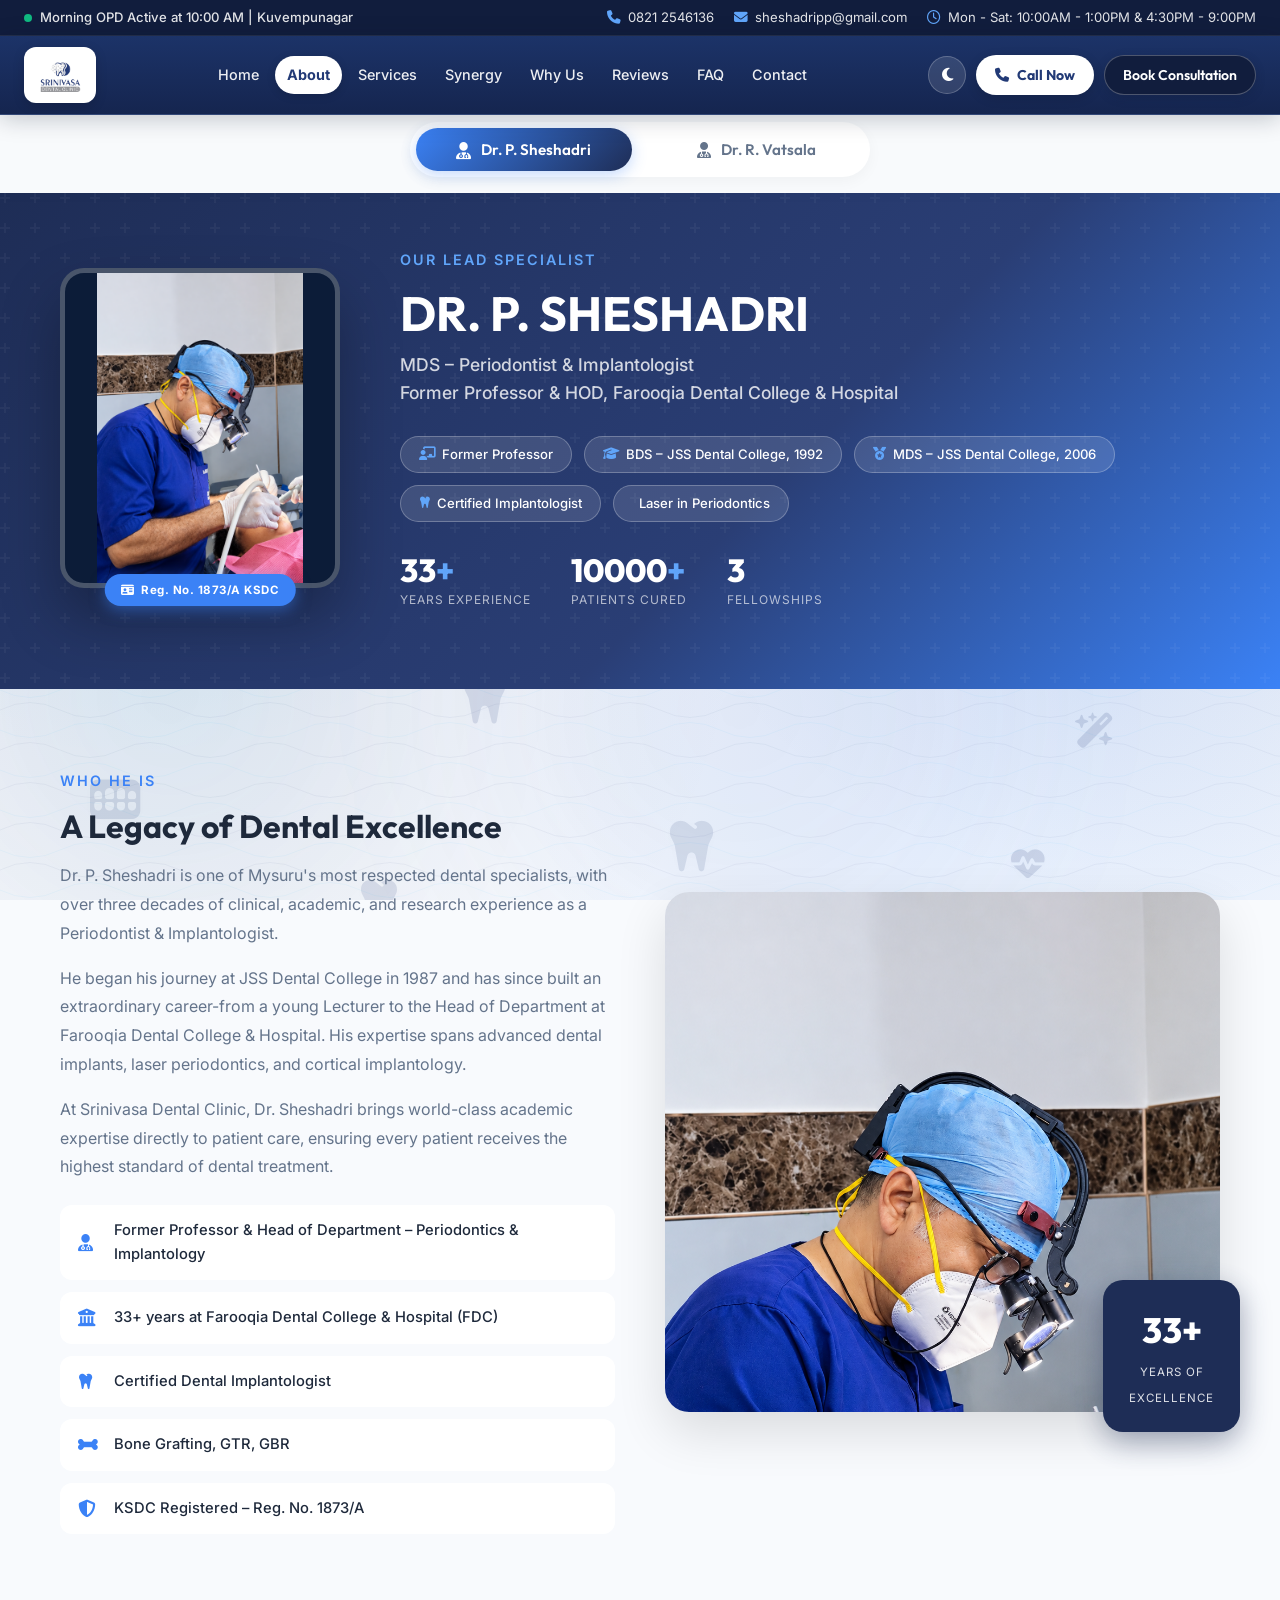
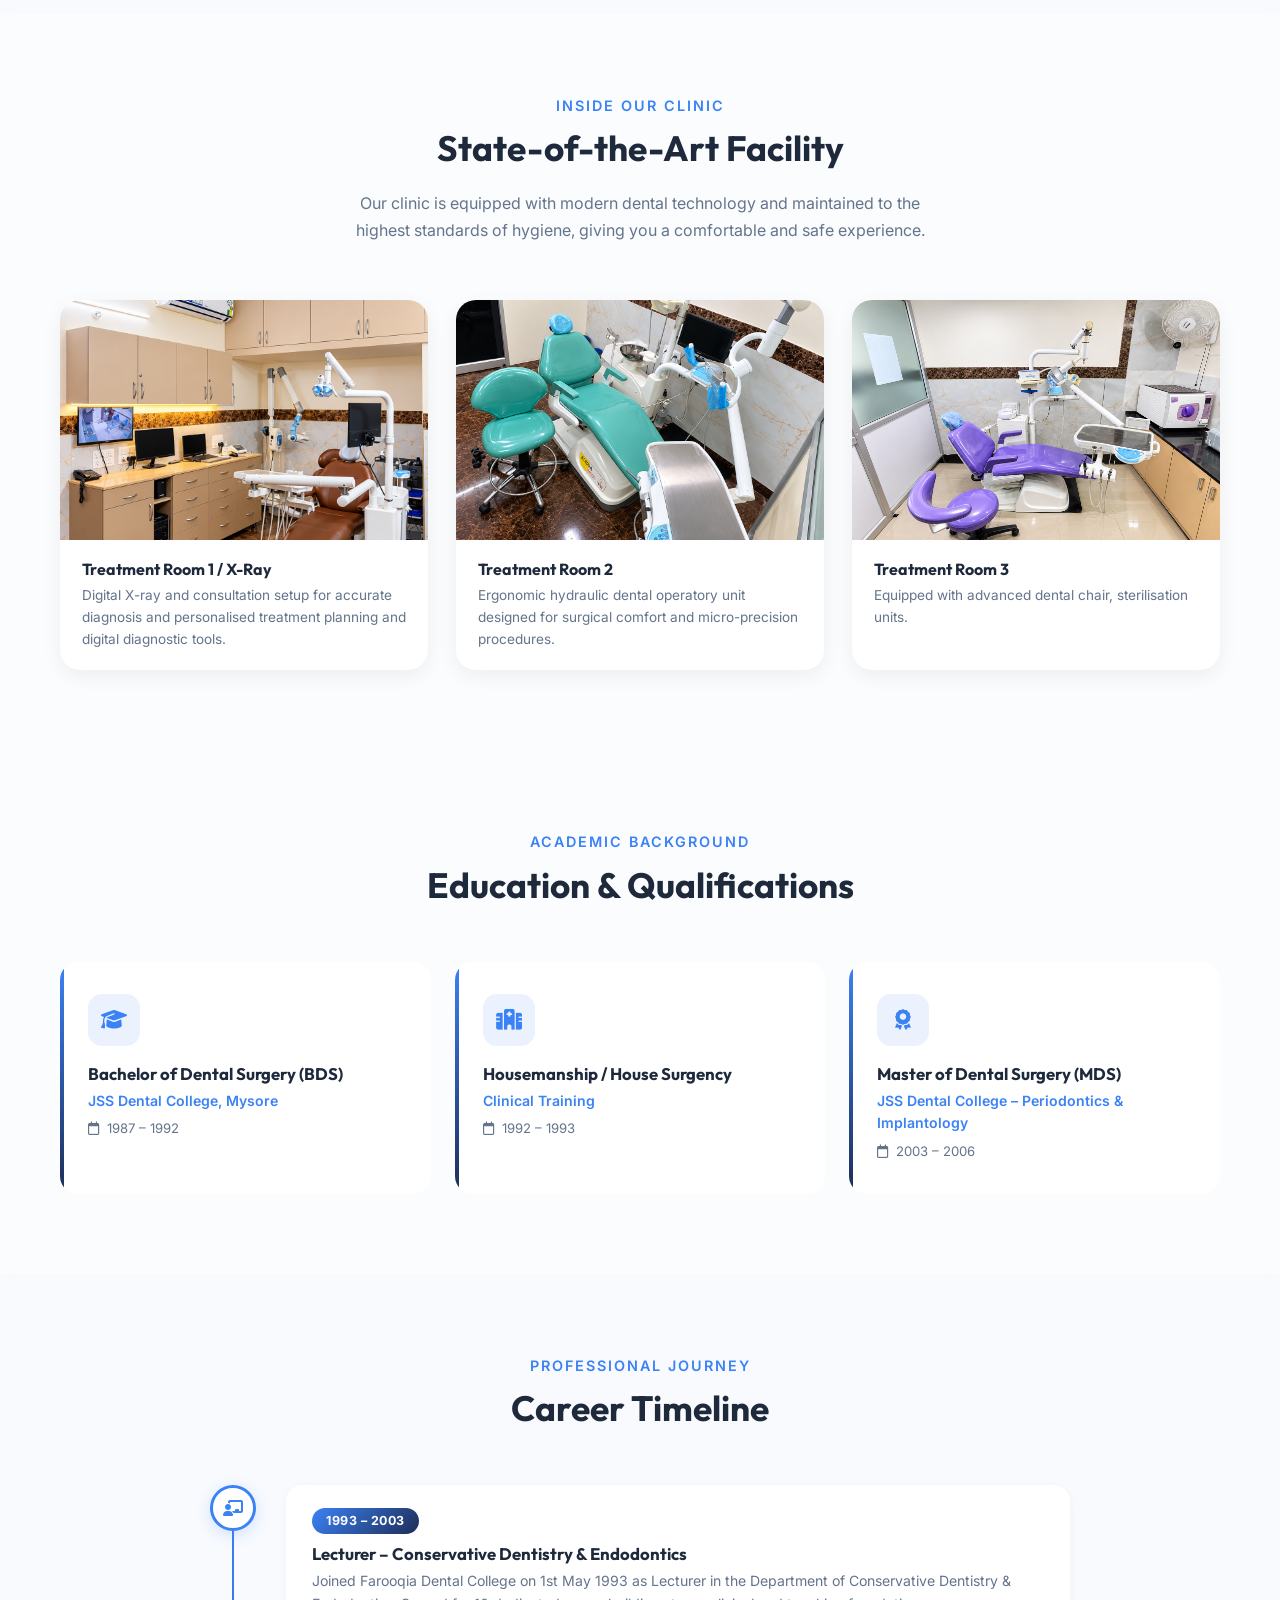
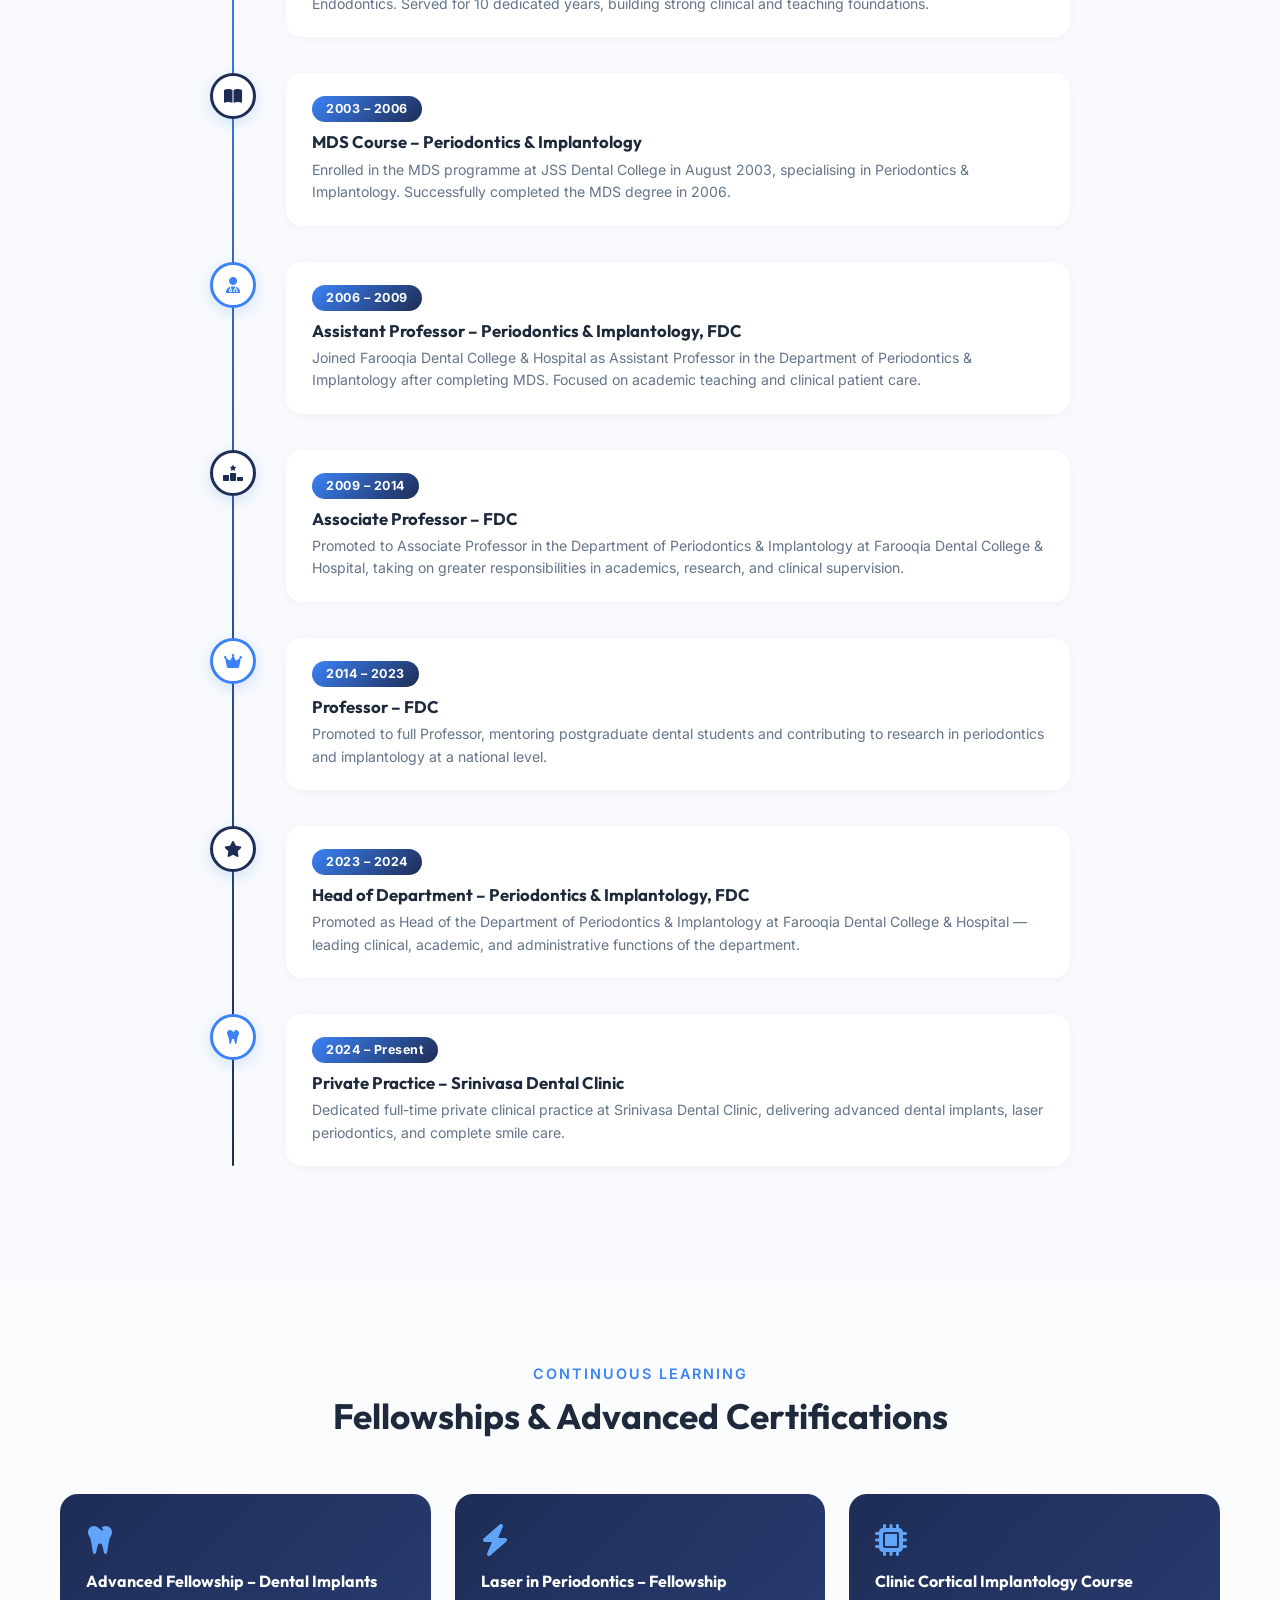
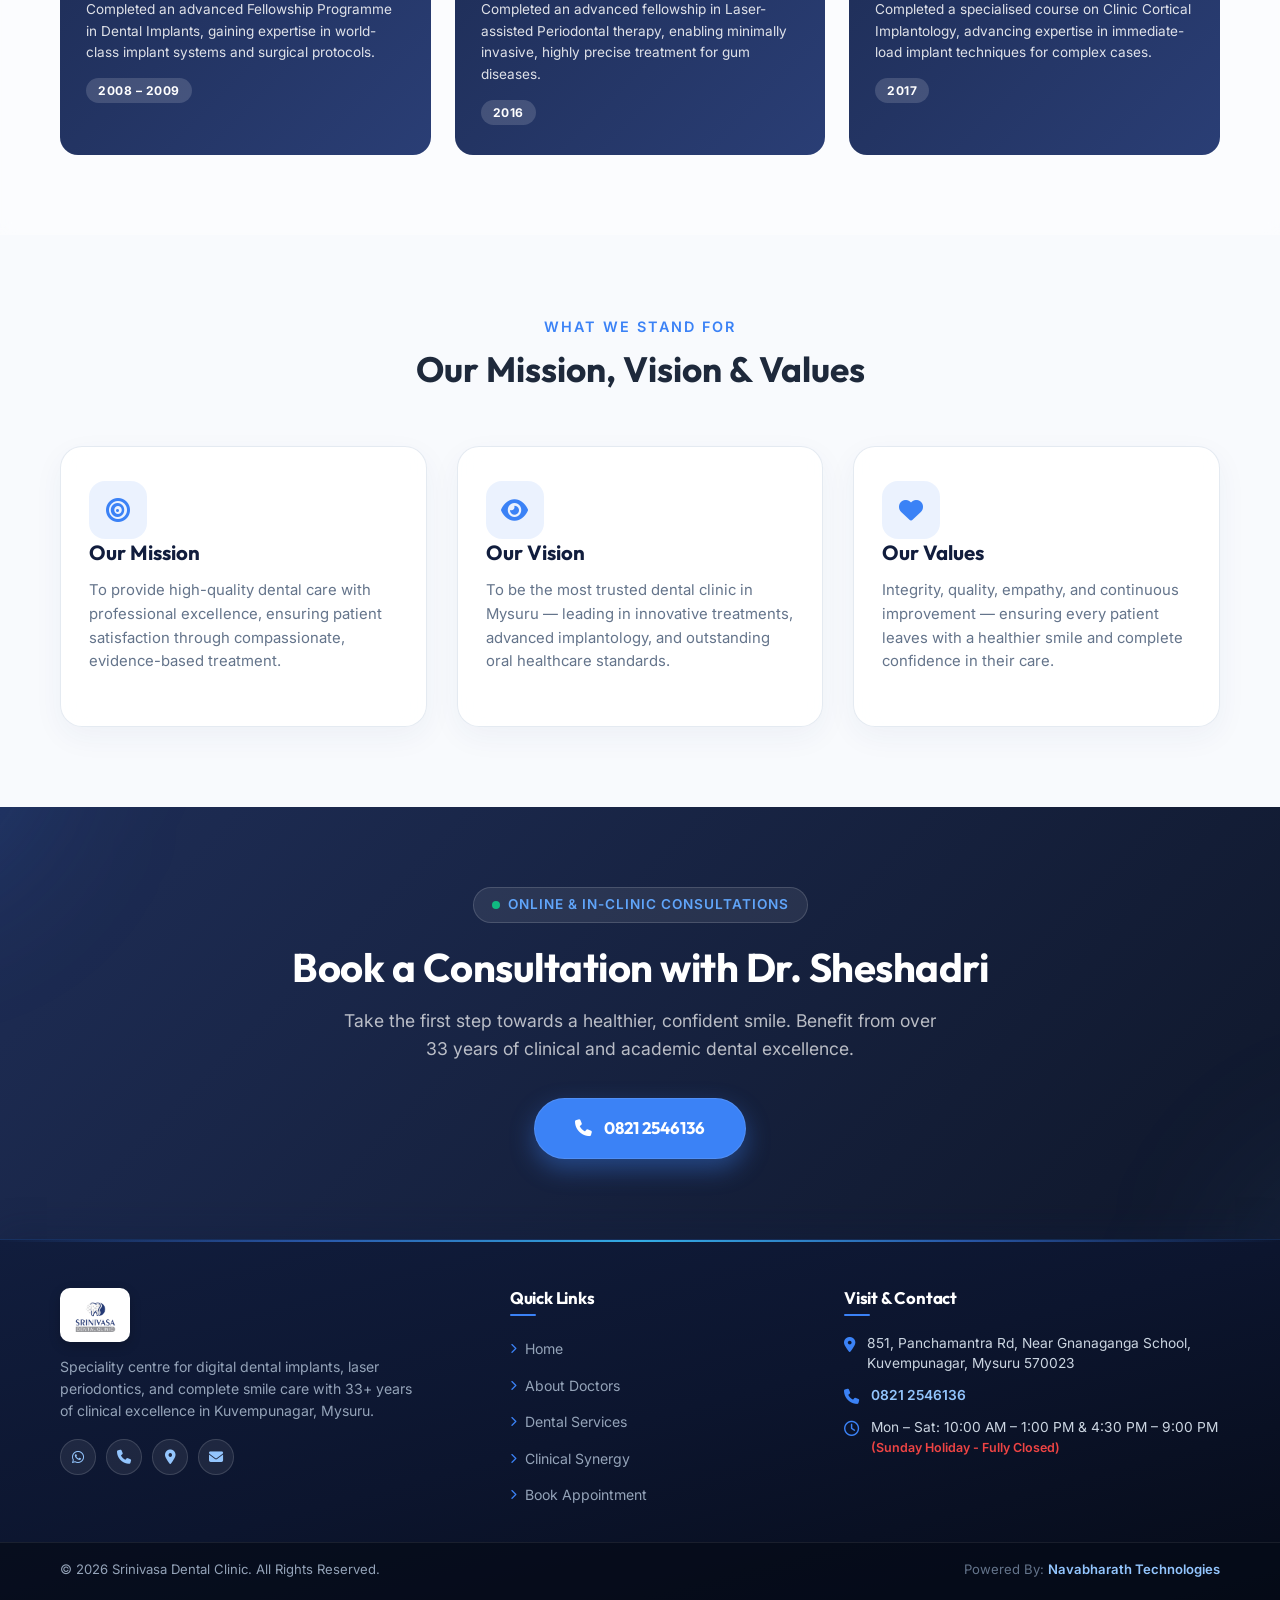
<file: about.html>
<!DOCTYPE html>
<html lang="en">

<head>
    <meta charset="UTF-8">
    <meta name="viewport" content="width=device-width, initial-scale=1.0">
    <title>About Dr. P. Sheshadri – Srinivasa Dental Clinic, Mysuru</title>
    <meta name="description"
        content="Learn about Dr. P. Sheshadri – MDS Periodontist &amp; Implantologist, Former Professor &amp; HOD at Farooqia Dental College, with 33+ years of dental expertise in Mysuru.">
    <meta name="keywords"
        content="best dental clinic, dental clinic near me, best dentist near me, dental clinic in mysuru, dental clinic kuvempunagar, best dental clinic in mysuru, dentist in mysuru, dr p sheshadri, dr r vatsala, srinivasa dental clinic, periodontist mysuru, dental implants mysuru, root canal treatment mysuru, cosmetic dentist mysuru">
    <meta name="author" content="Dr. P. Sheshadri (MDS)">
    <meta name="robots" content="index, follow">

    <!-- Open Graph / Social Media -->
    <meta property="og:type" content="profile">
    <meta property="og:title" content="About Dr. P. Sheshadri &amp; Dr. R. Vatsala | Srinivasa Dental Clinic">
    <meta property="og:description" content="Senior dental specialists with 33+ years of clinical excellence in Mysuru. Specializing in advanced periodontics, dental implants, and restorative smile care.">
    <meta property="og:image" content="assets/Dr.P.Sheshadi.jpg">
    <link rel="preconnect" href="https://fonts.googleapis.com">
    <link rel="preconnect" href="https://fonts.gstatic.com" crossorigin>
    <link
        href="https://fonts.googleapis.com/css2?family=Inter:wght@400;500;600&family=Outfit:wght@400;600;700;800&display=swap"
        rel="stylesheet">
    <!-- Favicon (Data URI for local file:// & static files for web/hosting) -->
    <link rel="icon" type="image/png" href="[data-uri]">
    <link rel="icon" type="image/png" sizes="32x32" href="assets/favicon-32x32.png">
    <link rel="icon" type="image/png" sizes="192x192" href="assets/favicon.png">
    <link rel="apple-touch-icon" href="assets/favicon.png">
    <link rel="shortcut icon" href="favicon.ico" type="image/x-icon">
    <!-- Font Awesome for icons -->
    <link rel="stylesheet" href="https://cdnjs.cloudflare.com/ajax/libs/font-awesome/6.4.0/css/all.min.css">
    <link rel="stylesheet" href="style.css">
    <style>
        /* ── About Page Specific Styles ── */

        /* Hero Banner */
        .about-hero {
            background: linear-gradient(135deg, #1E2D56 0%, #2A3E75 60%, #3B82F6 100%);
            padding: 55px 0 80px;
            position: relative;
            overflow: hidden;
        }

        .about-hero::before {
            content: '';
            position: absolute;
            inset: 0;
            background: url("data:image/svg+xml,%3Csvg width='60' height='60' viewBox='0 0 60 60' xmlns='http://www.w3.org/2000/svg'%3E%3Cg fill='none' fill-rule='evenodd'%3E%3Cg fill='%23ffffff' fill-opacity='0.04'%3E%3Cpath d='M36 34v-4h-2v4h-4v2h4v4h2v-4h4v-2h-4zm0-30V0h-2v4h-4v2h4v4h2V6h4V4h-4zM6 34v-4H4v4H0v2h4v4h2v-4h4v-2H6zM6 4V0H4v4H0v2h4v4h2V6h4V4H6z'/%3E%3C/g%3E%3C/g%3E%3C/svg%3E");
        }

        .about-hero-content {
            position: relative;
            z-index: 1;
            display: grid;
            grid-template-columns: auto 1fr;
            gap: 60px;
            align-items: center;
        }

        .about-hero-img-wrap {
            position: relative;
            flex-shrink: 0;
        }

        .about-hero-img-wrap img {
            width: 280px;
            height: 320px;
            object-fit: contain;
            background: #0c1c38;
            border-radius: 24px;
            border: 5px solid rgba(255, 255, 255, 0.25);
            box-shadow: 0 30px 60px rgba(0, 0, 0, 0.3);
            display: block;
        }

        .reg-badge {
            position: absolute;
            bottom: -18px;
            left: 50%;
            transform: translateX(-50%);
            background: #3B82F6;
            color: #fff;
            font-size: 0.72rem;
            font-weight: 700;
            padding: 7px 16px;
            border-radius: 30px;
            white-space: nowrap;
            letter-spacing: 0.5px;
            box-shadow: 0 4px 15px rgba(59, 130, 246, 0.5);
        }

        .about-hero-text h1 {
            font-size: 3rem;
            color: #fff;
            line-height: 1.15;
            margin-bottom: 10px;
        }

        .about-hero-text .subtitle {
            font-size: 1.1rem;
            color: rgba(255, 255, 255, 0.8);
            margin-bottom: 28px;
            font-weight: 500;
        }

        .about-hero-chips {
            display: flex;
            flex-wrap: wrap;
            gap: 12px;
            margin-bottom: 32px;
        }

        .hero-chip {
            background: rgba(255, 255, 255, 0.12);
            border: 1px solid rgba(255, 255, 255, 0.25);
            color: #fff;
            padding: 7px 18px;
            border-radius: 30px;
            font-size: 0.82rem;
            font-weight: 500;
            display: flex;
            align-items: center;
            gap: 7px;
        }

        .hero-chip i {
            color: #60A5FA;
        }

        .about-hero-stats {
            display: flex;
            gap: 40px;
        }

        .ah-stat {
            display: flex;
            flex-direction: column;
        }

        .ah-stat-num {
            font-size: 2rem;
            font-weight: 800;
            color: #fff;
            font-family: 'Outfit', sans-serif;
            line-height: 1;
        }

        .ah-stat-num span {
            color: #60A5FA;
        }

        .ah-stat-lbl {
            font-size: 0.75rem;
            color: rgba(255, 255, 255, 0.65);
            text-transform: uppercase;
            letter-spacing: 1px;
            margin-top: 4px;
        }

        /* ── Section wrapper ── */
        .about-page-section {
            padding: 80px 0;
        }

        .about-page-section.alt-bg {
            background: rgba(255, 255, 255, 0.4);
            backdrop-filter: blur(8px);
        }

        /* ── Section Title ── */
        .section-title-block {
            text-align: center;
            margin-bottom: 56px;
        }

        .section-title-block .section-tag {
            margin-bottom: 10px;
        }

        .section-title-block h2 {
            font-size: 2.2rem;
            color: var(--text-dark);
        }

        /* ── Intro Cards ── */
        .intro-grid {
            display: grid;
            grid-template-columns: 1fr 1fr;
            gap: 50px;
            align-items: center;
        }

        .intro-text h2 {
            font-size: 2rem;
            margin-bottom: 16px;
            color: var(--text-dark);
        }

        .intro-text p {
            color: var(--text-muted);
            line-height: 1.8;
            margin-bottom: 16px;
        }

        .intro-features {
            margin-top: 24px;
            display: grid;
            gap: 12px;
        }

        .intro-feature-item {
            display: flex;
            align-items: center;
            gap: 14px;
            background: var(--bg-white);
            border: 1px solid var(--border-color);
            border-radius: 12px;
            padding: 14px 18px;
            transition: all 0.3s ease;
        }

        .intro-feature-item:hover {
            border-color: var(--accent);
            box-shadow: 0 4px 16px rgba(59, 130, 246, 0.1);
            transform: translateX(4px);
        }

        .intro-feature-item i {
            color: var(--accent);
            font-size: 1.1rem;
            width: 22px;
            flex-shrink: 0;
        }

        .intro-feature-item span {
            font-weight: 500;
            color: var(--text-dark);
            font-size: 0.92rem;
        }

        .intro-img-col {
            position: relative;
        }

        .intro-img-col img {
            width: 100%;
            height: 520px;
            object-fit: cover;
            object-position: center top;
            border-radius: 24px;
            box-shadow: 0 20px 50px rgba(0, 0, 0, 0.12);
        }

        .exp-float-badge {
            position: absolute;
            bottom: -20px;
            right: -20px;
            background: var(--primary);
            color: #fff;
            padding: 22px 26px;
            border-radius: 20px;
            text-align: center;
            box-shadow: 0 10px 30px rgba(30, 45, 86, 0.4);
        }

        .exp-float-badge .num {
            display: block;
            font-size: 2.2rem;
            font-weight: 800;
            font-family: 'Outfit', sans-serif;
        }

        .exp-float-badge .lbl {
            font-size: 0.72rem;
            text-transform: uppercase;
            letter-spacing: 1px;
            opacity: 0.85;
        }

        /* ── Timeline ── */
        .timeline {
            position: relative;
            padding-left: 0;
            max-width: 860px;
            margin: 0 auto;
        }

        .timeline::before {
            content: '';
            position: absolute;
            left: 22px;
            top: 0;
            bottom: 0;
            width: 2px;
            background: linear-gradient(to bottom, var(--accent), var(--primary));
            border-radius: 2px;
        }

        .tl-item {
            display: flex;
            gap: 30px;
            margin-bottom: 36px;
            position: relative;
            align-items: flex-start;
        }

        .tl-dot {
            width: 46px;
            height: 46px;
            border-radius: 50%;
            background: var(--bg-white);
            border: 3px solid var(--accent);
            display: flex;
            align-items: center;
            justify-content: center;
            color: var(--accent);
            font-size: 1rem;
            flex-shrink: 0;
            box-shadow: 0 4px 15px rgba(59, 130, 246, 0.2);
            z-index: 1;
        }

        .tl-item:nth-child(even) .tl-dot {
            border-color: var(--primary);
            color: var(--primary);
        }

        .tl-body {
            background: var(--bg-white);
            border: 1px solid var(--border-color);
            border-radius: 16px;
            padding: 22px 26px;
            flex: 1;
            transition: all 0.3s ease;
            box-shadow: 0 2px 10px rgba(0, 0, 0, 0.04);
        }

        .tl-body:hover {
            border-color: var(--accent);
            box-shadow: 0 8px 24px rgba(59, 130, 246, 0.1);
            transform: translateY(-2px);
        }

        .tl-year {
            display: inline-block;
            background: linear-gradient(135deg, var(--accent), var(--primary));
            color: #fff;
            padding: 3px 14px;
            border-radius: 20px;
            font-size: 0.78rem;
            font-weight: 700;
            margin-bottom: 10px;
            letter-spacing: 0.5px;
        }

        .tl-body h4 {
            font-size: 1.05rem;
            color: var(--text-dark);
            margin-bottom: 6px;
            font-family: 'Outfit', sans-serif;
        }

        .tl-body p {
            font-size: 0.88rem;
            color: var(--text-muted);
            line-height: 1.6;
            margin: 0;
        }

        /* ── Education Cards ── */
        .edu-grid {
            display: grid;
            grid-template-columns: repeat(auto-fit, minmax(280px, 1fr));
            gap: 24px;
        }

        .edu-card {
            background: var(--bg-white);
            border: 1px solid var(--border-color);
            border-radius: 18px;
            padding: 32px 28px;
            transition: all 0.3s ease;
            position: relative;
            overflow: hidden;
        }

        .edu-card::before {
            content: '';
            position: absolute;
            top: 0;
            left: 0;
            width: 4px;
            height: 100%;
            background: linear-gradient(to bottom, var(--accent), var(--primary));
            border-radius: 4px 0 0 4px;
        }

        .edu-card:hover {
            transform: translateY(-6px);
            box-shadow: 0 16px 40px rgba(59, 130, 246, 0.12);
            border-color: var(--accent);
        }

        .edu-icon {
            width: 52px;
            height: 52px;
            background: rgba(59, 130, 246, 0.1);
            border-radius: 14px;
            display: flex;
            align-items: center;
            justify-content: center;
            color: var(--accent);
            font-size: 1.3rem;
            margin-bottom: 18px;
        }

        .edu-card h4 {
            font-size: 1.05rem;
            color: var(--text-dark);
            margin-bottom: 6px;
        }

        .edu-card .edu-inst {
            color: var(--accent);
            font-size: 0.88rem;
            font-weight: 600;
            margin-bottom: 6px;
        }

        .edu-card .edu-year {
            color: var(--text-muted);
            font-size: 0.82rem;
        }

        /* ── Fellowships ── */
        .fellowship-grid {
            display: grid;
            grid-template-columns: repeat(auto-fit, minmax(260px, 1fr));
            gap: 24px;
        }

        .fellowship-card {
            background: linear-gradient(135deg, var(--primary) 0%, #2A3E75 100%);
            color: #fff;
            border-radius: 18px;
            padding: 30px 26px;
            transition: all 0.3s ease;
        }

        .fellowship-card:hover {
            transform: translateY(-6px);
            box-shadow: 0 16px 40px rgba(30, 45, 86, 0.35);
        }

        .fellowship-card i {
            font-size: 2rem;
            color: #60A5FA;
            margin-bottom: 16px;
            display: block;
        }

        .fellowship-card h4 {
            font-size: 1rem;
            margin-bottom: 8px;
            font-family: 'Outfit', sans-serif;
            color: #fff;
        }

        .fellowship-card p {
            font-size: 0.85rem;
            opacity: 0.85;
            line-height: 1.6;
            margin: 0;
            color: #fff;
        }

        .fellowship-card .f-year {
            display: inline-block;
            background: rgba(255, 255, 255, 0.15);
            padding: 3px 12px;
            border-radius: 20px;
            font-size: 0.75rem;
            font-weight: 700;
            margin-top: 14px;
            letter-spacing: 0.5px;
        }

        /* ── Clinic Gallery ── */
        .clinic-gallery-grid {
            display: grid;
            grid-template-columns: repeat(auto-fit, minmax(280px, 1fr));
            gap: 28px;
        }

        .clinic-gallery-card {
            background: var(--bg-white);
            border-radius: 20px;
            overflow: hidden;
            border: 1px solid var(--border-color);
            box-shadow: 0 6px 20px rgba(0, 0, 0, 0.06);
            transition: all 0.35s ease;
        }

        .clinic-gallery-card:hover {
            transform: translateY(-8px);
            box-shadow: 0 20px 50px rgba(30, 45, 86, 0.14);
            border-color: var(--accent);
        }

        .clinic-gallery-img-wrap {
            position: relative;
            overflow: hidden;
            height: 240px;
        }

        .clinic-gallery-img-wrap img {
            width: 100%;
            height: 100%;
            object-fit: cover;
            object-position: center;
            display: block;
            transition: transform 0.5s ease;
        }

        .clinic-gallery-card:hover .clinic-gallery-img-wrap img {
            transform: scale(1.06);
        }

        .clinic-gallery-overlay {
            position: absolute;
            inset: 0;
            background: linear-gradient(to top, rgba(30, 45, 86, 0.75) 0%, transparent 60%);
            display: flex;
            flex-direction: column;
            align-items: flex-start;
            justify-content: flex-end;
            padding: 22px;
            opacity: 0;
            transition: opacity 0.35s ease;
        }

        .clinic-gallery-card:hover .clinic-gallery-overlay {
            opacity: 1;
        }

        .clinic-gallery-overlay i {
            font-size: 1.6rem;
            color: #60A5FA;
            margin-bottom: 8px;
        }

        .clinic-gallery-overlay span {
            color: #fff;
            font-size: 1rem;
            font-weight: 700;
            font-family: 'Outfit', sans-serif;
        }

        .clinic-gallery-caption {
            padding: 20px 22px;
        }

        .clinic-gallery-caption h4 {
            font-size: 1rem;
            color: var(--text-dark);
            margin-bottom: 6px;
            font-family: 'Outfit', sans-serif;
        }

        .clinic-gallery-caption p {
            font-size: 0.85rem;
            color: var(--text-muted);
            line-height: 1.6;
            margin: 0;
        }

        /* ── Responsive ── */
        @media (max-width: 1024px) {
            .about-hero-content {
                gap: 30px;
            }
            .intro-grid {
                gap: 30px;
            }
            .about-hero-img-wrap img {
                width: 240px;
                height: 280px;
            }
            .about-hero-text h1 {
                font-size: 2.6rem;
            }
        }

        @media (max-width: 900px) {
            .about-hero-content {
                grid-template-columns: 1fr;
                text-align: center;
            }

            .about-hero-img-wrap {
                margin: 0 auto;
            }

            .about-hero-stats {
                justify-content: center;
            }

            .about-hero-chips {
                justify-content: center;
            }

            .intro-grid {
                grid-template-columns: 1fr;
            }

            .intro-img-col img {
                height: 380px;
            }

            .intro-img-col {
                position: relative;
                max-width: 440px;
                margin: 0 auto;
                border-radius: 22px;
                overflow: hidden;
            }

            .exp-float-badge {
                top: 14px;
                left: 14px;
                right: auto;
                bottom: auto;
                padding: 8px 16px;
                border-radius: 14px;
                display: flex;
                align-items: center;
                gap: 10px;
                background: rgba(17, 29, 61, 0.92);
                backdrop-filter: blur(8px);
                border: 1.5px solid rgba(255, 255, 255, 0.25);
                box-shadow: 0 8px 24px rgba(0, 0, 0, 0.35);
            }

            .exp-float-badge .num {
                font-size: 1.45rem;
                line-height: 1;
            }

            .exp-float-badge .lbl {
                font-size: 0.65rem;
                text-align: left;
                line-height: 1.15;
                letter-spacing: 0.5px;
            }

            .about-hero-text h1 {
                font-size: 2.2rem;
            }
        }

        @media (max-width: 600px) {
            .about-hero {
                padding: 30px 0 60px;
            }

            .about-hero-img-wrap img {
                width: 220px;
                height: 260px;
            }

            .intro-img-col img {
                height: 320px;
            }

            .about-hero-stats {
                gap: 20px;
                flex-wrap: wrap;
                justify-content: center;
            }

            .timeline::before {
                left: 18px;
            }

            .tl-item {
                gap: 15px;
                margin-bottom: 24px;
            }

            .tl-body {
                padding: 16px 18px;
            }

            .tl-dot {
                width: 38px;
                height: 38px;
            }

            .clinic-gallery-grid {
                grid-template-columns: 1fr;
            }

            .clinic-gallery-img-wrap {
                height: 220px;
            }
        }

        /* ── Doctor Switcher Styles ── */
        .doctor-switcher-wrap {
            background: #F8FAFC;
            padding: 16px 0;
            border-bottom: 1px solid var(--border-color);
            position: relative;
            margin-top: 106px;
            z-index: 10;
            box-shadow: 0 4px 12px rgba(0,0,0,0.02);
            transition: all 0.3s ease;
        }

        [data-theme="dark"] .doctor-switcher-wrap {
            background: #0F172A;
            border-color: #334155;
        }

        .doctor-switcher {
            display: flex;
            justify-content: center;
            gap: 16px;
            max-width: 460px;
            margin: 0 auto;
            background: #FFFFFF;
            padding: 6px;
            border-radius: 40px;
            border: 1px solid var(--border-color);
            box-shadow: 0 4px 15px rgba(0, 0, 0, 0.04);
        }

        [data-theme="dark"] .doctor-switcher {
            background: #1E293B;
            border-color: rgba(255,255,255,0.05);
            box-shadow: 0 4px 15px rgba(0, 0, 0, 0.2);
        }

        .switcher-btn {
            flex: 1;
            display: flex;
            align-items: center;
            justify-content: center;
            gap: 10px;
            padding: 12px 24px;
            border: none;
            background: transparent;
            color: var(--text-muted);
            font-family: 'Outfit', sans-serif;
            font-size: 0.95rem;
            font-weight: 600;
            border-radius: 30px;
            cursor: pointer;
            transition: all 0.3s cubic-bezier(0.4, 0, 0.2, 1);
        }

        .switcher-btn i {
            font-size: 1rem;
            transition: transform 0.3s ease;
        }

        .switcher-btn:hover {
            color: var(--text-dark);
        }

        .switcher-btn.active {
            background: linear-gradient(135deg, var(--accent), var(--primary));
            color: #fff;
            box-shadow: 0 4px 15px rgba(59, 130, 246, 0.3);
        }

        .switcher-btn.active i {
            transform: scale(1.1);
        }

        /* ── Profile Containers & Transitions ── */
        .doctor-profile-block {
            transition: opacity 0.3s ease, transform 0.3s ease;
            opacity: 0;
            transform: translateY(15px);
        }

        .doctor-profile-block.active {
            opacity: 1;
            transform: translateY(0);
        }

        .doctor-profile-vatsala {
            display: none;
        }

        /* ── Mobile View Proportional Refinements (<= 768px & <= 480px) ── */
        @media (max-width: 768px) {
            .doctor-switcher-wrap {
                margin-top: 96px;
                padding: 12px 0;
                position: relative;
                top: auto;
            }

            .doctor-switcher {
                max-width: 340px;
                padding: 4px;
                gap: 5px;
                border-radius: 35px;
            }

            .switcher-btn {
                padding: 8px 12px;
                font-size: 0.82rem;
                gap: 6px;
                white-space: nowrap;
                border-radius: 25px;
            }

            .switcher-btn i {
                font-size: 0.84rem;
            }

            .about-hero {
                padding: 28px 0 50px;
            }

            .about-hero-img-wrap img {
                width: 185px;
                height: 220px;
                border-radius: 20px;
                border-width: 4px;
            }

            .about-hero-text h1 {
                font-size: 1.65rem;
                line-height: 1.2;
                margin-top: 4px;
                margin-bottom: 6px;
            }

            .about-hero-text .subtitle {
                font-size: 0.86rem;
                line-height: 1.45;
                margin-bottom: 18px;
            }

            .intro-img-col img {
                height: 290px;
                border-radius: 20px;
            }
        }

        @media (max-width: 480px) {
            .doctor-switcher-wrap {
                margin-top: 92px;
                padding: 10px 0;
            }

            .doctor-switcher {
                max-width: 310px;
                padding: 3px;
                gap: 4px;
                border-radius: 30px;
            }

            .switcher-btn {
                padding: 7px 10px;
                font-size: 0.76rem;
                gap: 5px;
                white-space: nowrap;
                border-radius: 25px;
            }

            .switcher-btn i {
                font-size: 0.78rem;
            }

            .about-hero {
                padding: 22px 0 45px;
            }

            .about-hero-img-wrap img {
                width: 170px;
                height: 200px;
                border-radius: 18px;
            }

            .reg-badge {
                font-size: 0.7rem;
                padding: 4px 10px;
                bottom: -10px;
            }

            .section-tag {
                font-size: 0.72rem;
            }

            .about-hero-text h1 {
                font-size: 1.5rem;
                line-height: 1.2;
                margin-top: 3px;
                margin-bottom: 5px;
                letter-spacing: -0.3px;
            }

            .about-hero-text .subtitle {
                font-size: 0.82rem;
                line-height: 1.42;
                margin-bottom: 16px;
            }

            .about-hero-chips {
                gap: 6px;
                margin-bottom: 18px;
            }

            .hero-chip {
                font-size: 0.72rem;
                padding: 4px 10px;
            }

            .about-hero-stats {
                gap: 16px;
            }

            .ah-stat-num {
                font-size: 1.35rem;
            }

            .ah-stat-lbl {
                font-size: 0.68rem;
            }

            .intro-img-col img {
                height: 250px;
                border-radius: 18px;
            }

            .exp-float-badge {
                top: 12px;
                left: 12px;
                padding: 6px 13px;
                border-radius: 12px;
                gap: 8px;
            }

            .exp-float-badge .num {
                font-size: 1.25rem;
            }

            .exp-float-badge .lbl {
                font-size: 0.6rem;
                line-height: 1.15;
            }
        }
    </style>
</head>

<body id="top">
    <!-- Ambient Dynamic Lighting Layer -->
    <div class="site-ambient-glows" aria-hidden="true">
        <div class="ambient-glow glow-1"></div>
        <div class="ambient-glow glow-2"></div>
        <div class="ambient-glow glow-3"></div>
    </div>

    <!-- Floating Dental Icons Background Layer (Randomly Distributed & Low Opacity) -->
    <div class="dental-floating-bg" aria-hidden="true">
        <div class="floating-dental-icon icon-rand-1"><i class="fa-solid fa-tooth"></i></div>
        <div class="floating-dental-icon icon-rand-2"><i class="fa-solid fa-wand-magic-sparkles"></i></div>
        <div class="floating-dental-icon icon-rand-3"><i class="fa-solid fa-tooth"></i></div>
        <div class="floating-dental-icon icon-rand-4"><i class="fa-solid fa-shield-halved"></i></div>
        <div class="floating-dental-icon icon-rand-5"><i class="fa-solid fa-teeth"></i></div>
        <div class="floating-dental-icon icon-rand-6"><i class="fa-solid fa-tooth"></i></div>
        <div class="floating-dental-icon icon-rand-7"><i class="fa-solid fa-wand-magic-sparkles"></i></div>
        <div class="floating-dental-icon icon-rand-8"><i class="fa-solid fa-teeth-open"></i></div>
        <div class="floating-dental-icon icon-rand-9"><i class="fa-solid fa-tooth"></i></div>
        <div class="floating-dental-icon icon-rand-10"><i class="fa-solid fa-shield-halved"></i></div>
        <div class="floating-dental-icon icon-rand-11"><i class="fa-solid fa-tooth"></i></div>
        <div class="floating-dental-icon icon-rand-12"><i class="fa-solid fa-wand-magic-sparkles"></i></div>
        <div class="floating-dental-icon icon-rand-13"><i class="fa-solid fa-teeth"></i></div>
        <div class="floating-dental-icon icon-rand-14"><i class="fa-solid fa-tooth"></i></div>
        <div class="floating-dental-icon icon-rand-15"><i class="fa-solid fa-heart-pulse"></i></div>
        <div class="floating-dental-icon icon-rand-16"><i class="fa-solid fa-tooth"></i></div>
    </div>

    <!-- Scroll Progress -->
    <div id="scroll-progress" class="scroll-progress"></div>

    <!-- Header with Topbar & Main Navigation (Logo Blue #223A76) -->
    <header class="site-header" id="site-header">
        <!-- 1. Top Announcement & Info Bar -->
        <div class="header-topbar">
            <div class="header-container topbar-container">
                <div class="topbar-status">
                    <span class="status-dot"></span>
                    <span id="opd-status-text">Morning OPD Active Now | Kuvempunagar (Until 1:00 PM)</span>
                </div>
                <div class="topbar-right">
                    <a href="tel:08212546136" class="topbar-link">
                        <i class="fa-solid fa-phone"></i>
                        <span>0821&nbsp;2546136</span>
                    </a>
                    <a href="mailto:sheshadripp@gmail.com" class="topbar-link">
                        <i class="fa-solid fa-envelope"></i>
                        <span>sheshadripp@gmail.com</span>
                    </a>
                    <div class="topbar-link topbar-hours">
                        <i class="fa-regular fa-clock"></i>
                        <span>Mon - Sat: 10:00AM - 1:00PM &amp; 4:30PM - 9:00PM</span>
                    </div>
                </div>
            </div>
        </div>

        <!-- 2. Main Navigation Bar -->
        <nav class="main-navbar" id="navbar">
            <div class="header-container navbar-container">
                <a href="index.html" class="navbar-logo">
                    <div class="header-logo-badge">
                        <img src="assets/logo.png" alt="Srinivasa Dental Clinic Logo">
                    </div>
                </a>

                <div class="navbar-menu-wrap" id="navbar-menu-wrap">
                    <ul class="navbar-menu" id="nav-links">
                        <li><a href="index.html" class="nav-item">Home</a></li>
                        <li><a href="about.html" class="nav-item active">About</a></li>
                        <li><a href="index.html#services" class="nav-item">Services</a></li>
                        <li><a href="index.html#synergy" class="nav-item">Synergy</a></li>
                        <li><a href="index.html#about" class="nav-item">Why Us</a></li>
                        <li><a href="index.html#reviews" class="nav-item">Reviews</a></li>
                        <li><a href="index.html#faq" class="nav-item">FAQ</a></li>
                        <li><a href="index.html#contact" class="nav-item">Contact</a></li>
                    </ul>
                </div>

                <div class="navbar-actions">
                    <button id="theme-toggle" class="theme-toggle-btn" aria-label="Toggle Theme" title="Toggle Dark/Light Mode">
                        <i class="fa-solid fa-moon"></i>
                    </button>
                    <a href="tel:08212546136" class="btn-call-now">
                        <i class="fa-solid fa-phone"></i>
                        <span>Call Now</span>
                    </a>
                    <a href="index.html#contact" class="btn-book-consult">
                        <span>Book Consultation</span>
                    </a>
                    <button class="menu-toggle" id="mobile-menu" aria-label="Toggle Navigation Menu">
                        <span class="bar"></span>
                        <span class="bar"></span>
                        <span class="bar"></span>
                    </button>
                </div>
            </div>
        </nav>
    </header>

    <!-- Doctor Switcher -->
    <div class="doctor-switcher-wrap" id="doctors">
        <div class="container">
            <div class="doctor-switcher">
                <button class="switcher-btn active" data-target="sheshadri">
                    <i class="fa-solid fa-user-doctor"></i>
                    <span>Dr. P. Sheshadri</span>
                </button>
                <button class="switcher-btn" data-target="vatsala">
                    <i class="fa-solid fa-user-doctor"></i>
                    <span>Dr. R. Vatsala</span>
                </button>
            </div>
        </div>
    </div>

    <div class="doctor-profile-sheshadri doctor-profile-block active">
        <!-- ═══════════════════════════════════════
             HERO BANNER
        ═══════════════════════════════════════ -->
        <header class="about-hero">
            <div class="container about-hero-content">
            <!-- Doctor Photo -->
            <div class="about-hero-img-wrap reveal-left">
                <img src="assets/Dr.P.Sheshadi.jpg" alt="Dr. P. Sheshadri">
                <div class="reg-badge"><i class="fa-solid fa-id-card"></i>&nbsp; Reg. No. 1873/A KSDC</div>
            </div>

            <!-- Doctor Info -->
            <div class="about-hero-text animate-up">
                <span class="section-tag" style="color:#60A5FA;">Our Lead Specialist</span>
                <h1>DR. P. SHESHADRI</h1>
                <p class="subtitle">MDS – Periodontist &amp; Implantologist<br>Former Professor &amp; HOD, Farooqia Dental
                    College &amp; Hospital</p>

                <div class="about-hero-chips">
                    <div class="hero-chip"><i class="fa-solid fa-chalkboard-user"></i> Former Professor</div>
                    <div class="hero-chip"><i class="fa-solid fa-graduation-cap"></i> BDS – JSS Dental College, 1992
                    </div>
                    <div class="hero-chip"><i class="fa-solid fa-medal"></i> MDS – JSS Dental College, 2006</div>
                    <div class="hero-chip"><i class="fa-solid fa-tooth"></i> Certified Implantologist</div>
                    <div class="hero-chip"><i class="fa-solid fa-laser-pointer"></i> Laser in Periodontics</div>
                </div>

                <div class="about-hero-stats">
                    <div class="ah-stat">
                        <span class="ah-stat-num">33<span>+</span></span>
                        <span class="ah-stat-lbl">Years Experience</span>
                    </div>
                    <div class="ah-stat">
                        <span class="ah-stat-num">10000<span>+</span></span>
                        <span class="ah-stat-lbl">Patients Cured</span>
                    </div>
                    <div class="ah-stat">
                        <span class="ah-stat-num">3<span></span></span>
                        <span class="ah-stat-lbl">Fellowships</span>
                    </div>
                </div>
            </div>
        </div>
    </header>

    <!-- ═══════════════════════════════════════
         INTRO / ABOUT SECTION
    ═══════════════════════════════════════ -->
    <section class="about-page-section">
        <div class="container intro-grid">
            <div class="intro-text reveal-left">
                <span class="section-tag">Who He Is</span>
                <h2>A Legacy of Dental Excellence</h2>
                <p>Dr. P. Sheshadri is one of Mysuru's most respected dental specialists, with over three decades of
                    clinical, academic, and research experience as a Periodontist &amp; Implantologist.</p>
                <p>He began his journey at JSS Dental College in 1987 and has since built an extraordinary career-from a
                    young Lecturer to the Head of Department at Farooqia Dental College &amp; Hospital. His expertise
                    spans advanced dental implants, laser periodontics, and cortical implantology.</p>
                <p>At Srinivasa Dental Clinic, Dr. Sheshadri brings world-class academic expertise directly to patient
                    care, ensuring every patient receives the highest standard of dental treatment.</p>
                <div class="intro-features">
                    <div class="intro-feature-item">
                        <i class="fa-solid fa-user-doctor"></i>
                        <span>Former Professor &amp; Head of Department – Periodontics &amp; Implantology</span>
                    </div>
                    <div class="intro-feature-item">
                        <i class="fa-solid fa-building-columns"></i>
                        <span>33+ years at Farooqia Dental College &amp; Hospital (FDC)</span>
                    </div>
                    <div class="intro-feature-item">
                        <i class="fa-solid fa-tooth"></i>
                        <span>Certified Dental Implantologist</span>
                    </div>
                    <div class="intro-feature-item">
                        <i class="fa-solid fa-bone"></i>
                        <span>Bone Grafting, GTR, GBR</span>
                    </div>
                    <div class="intro-feature-item">
                        <i class="fa-solid fa-shield-halved"></i>
                        <span>KSDC Registered – Reg. No. 1873/A</span>
                    </div>
                </div>
            </div>
            <div class="intro-img-col reveal-right delay-1">
                <img src="assets/Dr.P.Sheshadi.jpg" alt="Dr. P. Sheshadri – Srinivasa Dental Clinic">
                <div class="exp-float-badge">
                    <span class="num">33+</span>
                    <span class="lbl">Years of<br>Excellence</span>
                </div>
            </div>
        </div>
    </section>
    </div>

    <div class="doctor-profile-vatsala doctor-profile-block">
        <!-- ═══════════════════════════════════════
             HERO BANNER (DR. VATSALA)
        ═══════════════════════════════════════ -->
        <header class="about-hero">
            <div class="container about-hero-content">
                <!-- Doctor Photo -->
                <div class="about-hero-img-wrap reveal-left">
                    <img src="assets/Vatsala.JPG" alt="Dr. R. Vatsala">
                    <div class="reg-badge"><i class="fa-solid fa-id-card"></i>&nbsp; Reg. No. 1711/A-KSDC</div>
                </div>

                <!-- Doctor Info -->
                <div class="about-hero-text animate-up">
                    <span class="section-tag" style="color:#60A5FA;">Former Associate Professor &amp; Specialist</span>
                    <h1>DR. R. VATSALA</h1>
                    <p class="subtitle">BDS, MDS – Conservative Dentistry &amp; Endodontics<br>Former Associate Professor, Farooqia Dental College &amp; Hospital</p>

                    <div class="about-hero-chips">
                        <div class="hero-chip"><i class="fa-solid fa-chalkboard-user"></i> Former Associate Professor</div>
                        <div class="hero-chip"><i class="fa-solid fa-graduation-cap"></i> BDS – JSS Dental College, 1992</div>
                        <div class="hero-chip"><i class="fa-solid fa-award"></i> MDS – Farooqia Dental College, 2016</div>
                    </div>

                    <div class="about-hero-stats">
                        <div class="ah-stat">
                            <span class="ah-stat-num">30<span>+</span></span>
                            <span class="ah-stat-lbl">Years Experience</span>
                        </div>
                        <div class="ah-stat">
                            <span class="ah-stat-num">10000<span>+</span></span>
                            <span class="ah-stat-lbl">Patients Cured</span>
                        </div>
                        <div class="ah-stat">
                            <span class="ah-stat-num">25<span>+</span></span>
                            <span class="ah-stat-lbl">Academic Years</span>
                        </div>
                    </div>
                </div>
            </div>
        </header>

        <!-- INTRO / ABOUT SECTION -->
        <section class="about-page-section">
            <div class="container intro-grid">
                <div class="intro-text reveal-left">
                    <span class="section-tag">Who She Is</span>
                    <h2>A Legacy of Academic &amp; Clinical Excellence</h2>
                    <p>Dr. R. Vatsala is a highly respected dental specialist and academician with over three decades of clinical, academic, and research experience in Conservative Dentistry &amp; Endodontics.</p>
                    <p>She completed her BDS from the prestigious JSS Dental College in 1992, followed by intensive House Surgency. Her academic journey began in 1992 as a Lecturer at KVG Dental College, Sullia, and later flourished at Farooqia Dental College, Mysore, teaching Prosthodontics, Conservative Dentistry, and Endodontics.</p>
                    <p>With an unwavering dedication to clinical perfection, she earned her MDS in Conservative Dentistry &amp; Endodontics in 2016. She served as an Associate Professor, mentoring future dentists while bringing senior-level expertise to patients at Srinivasa Dental Clinic.</p>
                    <div class="intro-features">
                        <div class="intro-feature-item">
                            <i class="fa-solid fa-user-doctor"></i>
                            <span>Former Associate Professor – Conservative Dentistry &amp; Endodontics</span>
                        </div>
                        <div class="intro-feature-item">
                            <i class="fa-solid fa-building-columns"></i>
                            <span>Over 25 years teaching at Farooqia Dental College</span>
                        </div>
                        <div class="intro-feature-item">
                            <i class="fa-solid fa-shield-halved"></i>
                            <span>KSDC Registered – Reg. No. 1711/A-KSDC</span>
                        </div>
                    </div>
                </div>
                <div class="intro-img-col reveal-right delay-1">
                    <img src="assets/Vatsala.JPG" alt="Dr. R. Vatsala – Srinivasa Dental Clinic">
                    <div class="exp-float-badge">
                        <span class="num">33+</span>
                        <span class="lbl">Years of<br>Excellence</span>
                    </div>
                </div>
            </div>
        </section>
    </div>

    <!-- ═══════════════════════════════════════
         CLINIC GALLERY
    ═══════════════════════════════════════ -->
    <section class="about-page-section alt-bg">
        <div class="container">
            <div class="section-title-block animate-up">
                <span class="section-tag">Inside Our Clinic</span>
                <h2>State-of-the-Art Facility</h2>
                <p style="color:var(--text-muted); max-width:600px; margin:0 auto; font-size:1rem; line-height:1.7;">
                    Our clinic is equipped with modern dental technology and maintained to the highest standards of
                    hygiene, giving you a comfortable and safe experience.
                </p>
            </div>
            <div class="clinic-gallery-grid">
                <!-- Card 1: Treatment Room 1 / X-Ray Room (Brown) -->
                <div class="clinic-gallery-card scale-up delay-1">
                    <div class="clinic-gallery-img-wrap">
                        <img src="assets/hero3.png" alt="Treatment Room 1 / X-Ray Room – Srinivasa Dental Clinic">
                        <div class="clinic-gallery-overlay">
                            <i class="fa-solid fa-x-ray"></i>
                            <span>Treatment Room 1 / X-Ray</span>
                        </div>
                    </div>
                    <div class="clinic-gallery-caption">
                        <h4>Treatment Room 1 / X-Ray</h4>
                        <p>Digital X-ray and consultation setup for accurate diagnosis and personalised treatment planning and digital diagnostic tools.</p>
                    </div>
                </div>

                <!-- Card 2: Treatment Room 2 (Green) -->
                <div class="clinic-gallery-card scale-up delay-2">
                    <div class="clinic-gallery-img-wrap">
                        <img src="assets/hero2.png" alt="Treatment Room 2 – Srinivasa Dental Clinic">
                        <div class="clinic-gallery-overlay">
                            <i class="fa-solid fa-chair"></i>
                            <span>Treatment Room 2</span>
                        </div>
                    </div>
                    <div class="clinic-gallery-caption">
                        <h4>Treatment Room 2</h4>
                        <p>Ergonomic hydraulic dental operatory unit designed for surgical comfort and micro-precision procedures.</p>
                    </div>
                </div>

                <!-- Card 3: Treatment Room 3 (Purple) -->
                <div class="clinic-gallery-card scale-up delay-3">
                    <div class="clinic-gallery-img-wrap">
                        <img src="assets/treatment room3.png" alt="Treatment Room 3 – Srinivasa Dental Clinic">
                        <div class="clinic-gallery-overlay">
                            <i class="fa-solid fa-tooth"></i>
                            <span>Treatment Room 3</span>
                        </div>
                    </div>
                    <div class="clinic-gallery-caption">
                        <h4>Treatment Room 3</h4>
                        <p>Equipped with advanced dental chair, sterilisation units.</p>
                    </div>
                </div>
            </div>
        </div>
    </section>

    <div class="doctor-profile-sheshadri doctor-profile-block active">
        <!-- ═══════════════════════════════════════
             EDUCATION
        ═══════════════════════════════════════ -->
        <section class="about-page-section alt-bg">
        <div class="container">
            <div class="section-title-block animate-up">
                <span class="section-tag">Academic Background</span>
                <h2>Education &amp; Qualifications</h2>
            </div>
            <div class="edu-grid">
                <div class="edu-card scale-up delay-1">
                    <div class="edu-icon"><i class="fa-solid fa-graduation-cap"></i></div>
                    <h4>Bachelor of Dental Surgery (BDS)</h4>
                    <p class="edu-inst">JSS Dental College, Mysore</p>
                    <p class="edu-year"><i class="fa-regular fa-calendar"></i>&nbsp; 1987 – 1992</p>
                </div>
                <div class="edu-card scale-up delay-2">
                    <div class="edu-icon"><i class="fa-solid fa-hospital"></i></div>
                    <h4>Housemanship / House Surgency</h4>
                    <p class="edu-inst">Clinical Training</p>
                    <p class="edu-year"><i class="fa-regular fa-calendar"></i>&nbsp; 1992 – 1993</p>
                </div>
                <div class="edu-card scale-up delay-3">
                    <div class="edu-icon"><i class="fa-solid fa-award"></i></div>
                    <h4>Master of Dental Surgery (MDS)</h4>
                    <p class="edu-inst">JSS Dental College – Periodontics &amp; Implantology</p>
                    <p class="edu-year"><i class="fa-regular fa-calendar"></i>&nbsp; 2003 – 2006</p>
                </div>
            </div>
        </div>
    </section>

    <!-- ═══════════════════════════════════════
         CAREER TIMELINE
    ═══════════════════════════════════════ -->
    <section class="about-page-section">
        <div class="container">
            <div class="section-title-block animate-up">
                <span class="section-tag">Professional Journey</span>
                <h2>Career Timeline</h2>
            </div>
            <div class="timeline">

                <div class="tl-item scale-up delay-1">
                    <div class="tl-dot"><i class="fa-solid fa-chalkboard-user"></i></div>
                    <div class="tl-body">
                        <span class="tl-year">1993 – 2003</span>
                        <h4>Lecturer – Conservative Dentistry &amp; Endodontics</h4>
                        <p>Joined Farooqia Dental College on 1st May 1993 as Lecturer in the Department of Conservative
                            Dentistry &amp; Endodontics. Served for 10 dedicated years, building strong clinical and
                            teaching foundations.</p>
                    </div>
                </div>

                <div class="tl-item scale-up delay-2">
                    <div class="tl-dot"><i class="fa-solid fa-book-open"></i></div>
                    <div class="tl-body">
                        <span class="tl-year">2003 – 2006</span>
                        <h4>MDS Course – Periodontics &amp; Implantology</h4>
                        <p>Enrolled in the MDS programme at JSS Dental College in August 2003, specialising in
                            Periodontics &amp; Implantology. Successfully completed the MDS degree in 2006.</p>
                    </div>
                </div>

                <div class="tl-item scale-up delay-3">
                    <div class="tl-dot"><i class="fa-solid fa-user-doctor"></i></div>
                    <div class="tl-body">
                        <span class="tl-year">2006 – 2009</span>
                        <h4>Assistant Professor – Periodontics &amp; Implantology, FDC</h4>
                        <p>Joined Farooqia Dental College &amp; Hospital as Assistant Professor in the Department of
                            Periodontics &amp; Implantology after completing MDS. Focused on academic teaching and
                            clinical patient care.</p>
                    </div>
                </div>

                <div class="tl-item scale-up delay-1">
                    <div class="tl-dot"><i class="fa-solid fa-ranking-star"></i></div>
                    <div class="tl-body">
                        <span class="tl-year">2009 – 2014</span>
                        <h4>Associate Professor – FDC</h4>
                        <p>Promoted to Associate Professor in the Department of Periodontics &amp; Implantology at
                            Farooqia Dental College &amp; Hospital, taking on greater responsibilities in academics,
                            research, and clinical supervision.</p>
                    </div>
                </div>

                <div class="tl-item scale-up delay-2">
                    <div class="tl-dot"><i class="fa-solid fa-crown"></i></div>
                    <div class="tl-body">
                        <span class="tl-year">2014 – 2023</span>
                        <h4>Professor – FDC</h4>
                        <p>Promoted to full Professor, mentoring postgraduate dental students and contributing to research in periodontics and implantology at a national level.
                        </p>
                    </div>
                </div>

                <div class="tl-item scale-up delay-3">
                    <div class="tl-dot"><i class="fa-solid fa-star"></i></div>
                    <div class="tl-body">
                        <span class="tl-year">2023 – 2024</span>
                        <h4>Head of Department – Periodontics &amp; Implantology, FDC</h4>
                        <p>Promoted as Head of the Department of Periodontics &amp; Implantology at Farooqia Dental
                            College &amp; Hospital — leading clinical, academic, and administrative functions of the
                            department.</p>
                    </div>
                </div>

                <div class="tl-item scale-up delay-1">
                    <div class="tl-dot"><i class="fa-solid fa-tooth"></i></div>
                    <div class="tl-body">
                        <span class="tl-year">2024 – Present</span>
                        <h4>Private Practice – Srinivasa Dental Clinic</h4>
                        <p>Dedicated full-time private clinical practice at Srinivasa Dental Clinic, delivering advanced dental implants, laser periodontics, and complete smile care.</p>
                    </div>
                </div>

            </div>
        </div>
    </section>

    <!-- ═══════════════════════════════════════
         FELLOWSHIPS & ADVANCED COURSES
    ═══════════════════════════════════════ -->
    <section class="about-page-section alt-bg">
        <div class="container">
            <div class="section-title-block animate-up">
                <span class="section-tag">Continuous Learning</span>
                <h2>Fellowships &amp; Advanced Certifications</h2>
            </div>
            <div class="fellowship-grid">
                <div class="fellowship-card scale-up delay-1">
                    <i class="fa-solid fa-tooth"></i>
                    <h4>Advanced Fellowship – Dental Implants</h4>
                    <p>Completed an advanced Fellowship Programme in Dental Implants, gaining
                        expertise in world-class implant systems and surgical protocols.</p>
                    <span class="f-year">2008 – 2009</span>
                </div>
                <div class="fellowship-card scale-up delay-2">
                    <i class="fa-solid fa-bolt"></i>
                    <h4>Laser in Periodontics – Fellowship</h4>
                    <p>Completed an advanced fellowship in Laser-assisted Periodontal therapy, enabling minimally
                        invasive, highly precise treatment for gum diseases.</p>
                    <span class="f-year">2016</span>
                </div>
                <div class="fellowship-card scale-up delay-3">
                    <i class="fa-solid fa-microchip"></i>
                    <h4>Clinic Cortical Implantology Course</h4>
                    <p>Completed a specialised course on Clinic Cortical Implantology, advancing expertise in
                        immediate-load implant techniques for complex cases.</p>
                    <span class="f-year">2017</span>
                </div>
            </div>
        </div>
    </section>
    </div>

    <div class="doctor-profile-vatsala doctor-profile-block">
        <!-- ═══════════════════════════════════════
             EDUCATION (DR. VATSALA)
        ═══════════════════════════════════════ -->
        <section class="about-page-section alt-bg">
            <div class="container">
                <div class="section-title-block animate-up">
                    <span class="section-tag">Academic Background</span>
                    <h2>Education &amp; Qualifications</h2>
                </div>
                <div class="edu-grid">
                    <div class="edu-card scale-up delay-1">
                        <div class="edu-icon"><i class="fa-solid fa-graduation-cap"></i></div>
                        <h4>Bachelor of Dental Surgery (BDS)</h4>
                        <p class="edu-inst">JSS Dental College, Mysore</p>
                        <p class="edu-year"><i class="fa-regular fa-calendar"></i>&nbsp; 1987 – 1992</p>
                    </div>
                    <div class="edu-card scale-up delay-2">
                        <div class="edu-icon"><i class="fa-solid fa-hospital"></i></div>
                        <h4>Housemanship / House Surgency</h4>
                        <p class="edu-inst">Clinical Training</p>
                        <p class="edu-year"><i class="fa-regular fa-calendar"></i>&nbsp; 1991 – 1992</p>
                    </div>
                    <div class="edu-card scale-up delay-3">
                        <div class="edu-icon"><i class="fa-solid fa-award"></i></div>
                        <h4>Master of Dental Surgery (MDS)</h4>
                        <p class="edu-inst">Farooqia Dental College – Conservative Dentistry &amp; Endodontics</p>
                        <p class="edu-year"><i class="fa-regular fa-calendar"></i>&nbsp; 2013 – 2016</p>
                    </div>
                </div>
            </div>
        </section>

        <!-- ═══════════════════════════════════════
             CAREER TIMELINE (DR. VATSALA)
        ═══════════════════════════════════════ -->
        <section class="about-page-section">
            <div class="container">
                <div class="section-title-block animate-up">
                    <span class="section-tag">Professional Journey</span>
                    <h2>Career Timeline</h2>
                </div>
                <div class="timeline">
                    <div class="tl-item scale-up delay-1">
                        <div class="tl-dot"><i class="fa-solid fa-hospital"></i></div>
                        <div class="tl-body">
                            <span class="tl-year">1991 – 1992</span>
                            <h4>House Surgency</h4>
                            <p>Completed intensive clinical rotation and housemanship, gaining robust hands-on experience in general dentistry.</p>
                        </div>
                    </div>

                    <div class="tl-item scale-up delay-2">
                        <div class="tl-dot"><i class="fa-solid fa-chalkboard-user"></i></div>
                        <div class="tl-body">
                            <span class="tl-year">1992 – 1993</span>
                            <h4>Lecturer – Department of Orthodontics</h4>
                            <p>Joined KVG Dental College, Sullia, as Lecturer in the Department of Orthodontics, initiating her academic career.</p>
                        </div>
                    </div>

                    <div class="tl-item scale-up delay-3">
                        <div class="tl-dot"><i class="fa-solid fa-book-open"></i></div>
                        <div class="tl-body">
                            <span class="tl-year">1993 – 2013</span>
                            <h4>Lecturer – Farooqia Dental College</h4>
                            <p>Served as Lecturer at Farooqia Dental College, Mysore, in both the Dept. of Prosthodontics and Dept. of Conservative Dentistry and Endodontics, dedicating two decades to foundational dental teaching and clinical mentorship.</p>
                        </div>
                    </div>

                    <div class="tl-item scale-up delay-1">
                        <div class="tl-dot"><i class="fa-solid fa-graduation-cap"></i></div>
                        <div class="tl-body">
                            <span class="tl-year">2013 – 2016</span>
                            <h4>MDS Course – Conservative Dentistry &amp; Endodontics</h4>
                            <p>Pursued advanced post-graduate specialisation (MDS) at Farooqia Dental College, focusing on advanced micro-endodontics and aesthetic restorations.</p>
                        </div>
                    </div>

                    <div class="tl-item scale-up delay-2">
                        <div class="tl-dot"><i class="fa-solid fa-user-doctor"></i></div>
                        <div class="tl-body">
                            <span class="tl-year">2016 – 2024</span>
                            <h4>Assistant Professor &amp; Associate Professor – FDC</h4>
                            <p>Joined as Assistant Professor and subsequently promoted to Associate Professor in the Department of Conservative Dentistry &amp; Endodontics at Farooqia Dental College &amp; Hospital, Mysore.</p>
                        </div>
                    </div>

                    <div class="tl-item scale-up delay-3">
                        <div class="tl-dot"><i class="fa-solid fa-tooth"></i></div>
                        <div class="tl-body">
                            <span class="tl-year">2024 – Present</span>
                            <h4>Private Practice – Srinivasa Dental Clinic</h4>
                            <p>Dedicated full-time private clinical practice at Srinivasa Dental Clinic, delivering advanced endodontics, root canal treatments, and comprehensive restorative care.</p>
                        </div>
                    </div>
                </div>
            </div>
        </section>
    </div>

    <!-- ═══════════════════════════════════════
         CLINIC VALUES
    ═══════════════════════════════════════ -->
    <section class="about-page-section">
        <div class="container">
            <div class="section-title-block animate-up">
                <span class="section-tag">What We Stand For</span>
                <h2>Our Mission, Vision &amp; Values</h2>
            </div>
            <div class="services-grid">
                <div class="service-box scale-up delay-1">
                    <div class="service-icon"><i class="fa-solid fa-bullseye"></i></div>
                    <h3>Our Mission</h3>
                    <p>To provide high-quality dental care with professional excellence, ensuring patient satisfaction
                        through compassionate, evidence-based treatment.</p>
                </div>
                <div class="service-box scale-up delay-2">
                    <div class="service-icon"><i class="fa-solid fa-eye"></i></div>
                    <h3>Our Vision</h3>
                    <p>To be the most trusted dental clinic in Mysuru — leading in innovative treatments, advanced
                        implantology, and outstanding oral healthcare standards.</p>
                </div>
                <div class="service-box scale-up delay-3">
                    <div class="service-icon"><i class="fa-solid fa-heart"></i></div>
                    <h3>Our Values</h3>
                    <p>Integrity, quality, empathy, and continuous improvement — ensuring every patient leaves with a
                        healthier smile and complete confidence in their care.</p>
                </div>
            </div>
        </div>
    </section>

    <!-- ═══════════════════════════════════════
         CTA STRIP
    ═══════════════════════════════════════ -->
    <!-- ═══════════════════════════════════════
         CTA STRIP
    ═══════════════════════════════════════ -->
    <section class="cta-premium-section" style="background: linear-gradient(135deg, #1E2D56 0%, #0F172A 100%); padding: 80px 0; position: relative; overflow: hidden;">
        <!-- Decorative subtle light glow -->
        <div style="position: absolute; top: -50%; left: -20%; width: 300px; height: 300px; background: rgba(59, 130, 246, 0.15); filter: blur(80px); border-radius: 50%;"></div>
        <div style="position: absolute; bottom: -50%; right: -20%; width: 300px; height: 300px; background: rgba(96, 165, 250, 0.1); filter: blur(80px); border-radius: 50%;"></div>
        
        <div class="container" style="text-align: center; position: relative; z-index: 2;">
            <div style="display: inline-flex; align-items: center; gap: 8px; background: rgba(255,255,255,0.08); border: 1px solid rgba(255,255,255,0.15); padding: 6px 18px; border-radius: 30px; margin-bottom: 20px; color: #60A5FA; font-size: 0.85rem; font-weight: 600; text-transform: uppercase; letter-spacing: 1px;">
                <span style="display: inline-block; width: 8px; height: 8px; background: #10B981; border-radius: 50%;"></span>
                Online &amp; In-Clinic Consultations
            </div>
            
            <h2 id="cta-title" style="color: #fff; font-size: 2.5rem; font-weight: 700; margin-bottom: 16px; font-family: 'Outfit', sans-serif; letter-spacing: -0.5px;">Book a Consultation with Dr. Sheshadri</h2>
            <p style="color: rgba(255, 255, 255, 0.7); max-width: 600px; margin: 0 auto 35px auto; font-size: 1.1rem; line-height: 1.6; text-align: center;">
                Take the first step towards a healthier, confident smile. Benefit from over 33 years of clinical and academic dental excellence.
            </p>
            
            <div style="display: flex; justify-content: center; gap: 15px; flex-wrap: wrap;">
                <a href="tel:08212546136" class="btn" style="background: #3B82F6; color: #fff; padding: 16px 40px; border-radius: 50px; font-size: 1.05rem; font-weight: 700; display: inline-flex; align-items: center; gap: 12px; box-shadow: 0 10px 25px rgba(59, 130, 246, 0.4); border: 1px solid rgba(255,255,255,0.1); transition: all 0.3s ease;">
                    <i class="fa-solid fa-phone"></i> 0821 2546136
                </a>
            </div>
        </div>
    </section>

    <!-- Footer -->
    <footer class="footer">
        <div class="container">
            <div class="footer-grid">
                <!-- Column 1: Clinic Brand -->
                <div class="footer-col footer-col-brand">
                    <a href="index.html" class="footer-logo-link">
                        <div class="footer-logo-box">
                            <img src="assets/logo.png" alt="Srinivasa Dental Clinic Logo" class="footer-logo">
                        </div>
                    </a>
                    <p class="footer-desc">Speciality centre for digital dental implants, laser periodontics, and complete smile care with 33+ years of clinical excellence in Kuvempunagar, Mysuru.</p>
                    <div class="social-links">
                        <a href="https://wa.me/919448046136" target="_blank" rel="noopener" aria-label="WhatsApp"><i class="fa-brands fa-whatsapp"></i></a>
                        <a href="tel:08212546136" aria-label="Call Clinic"><i class="fa-solid fa-phone"></i></a>
                        <a href="https://maps.google.com/?q=Srinivasa+Dental+Clinic+Kuvempunagar+Mysuru+851+Panchamantra+Road" target="_blank" rel="noopener" aria-label="Google Maps"><i class="fa-solid fa-location-dot"></i></a>
                        <a href="mailto:sheshadripp@gmail.com" aria-label="Email"><i class="fa-solid fa-envelope"></i></a>
                    </div>
                </div>

                <!-- Column 2: Quick Links -->
                <div class="footer-col footer-col-links">
                    <h4 class="footer-heading">Quick Links</h4>
                    <ul class="footer-menu">
                        <li><a href="index.html"><i class="fa-solid fa-chevron-right"></i> Home</a></li>
                        <li><a href="about.html"><i class="fa-solid fa-chevron-right"></i> About Doctors</a></li>
                        <li><a href="index.html#services"><i class="fa-solid fa-chevron-right"></i> Dental Services</a></li>
                        <li><a href="index.html#synergy"><i class="fa-solid fa-chevron-right"></i> Clinical Synergy</a></li>
                        <li><a href="index.html#contact"><i class="fa-solid fa-chevron-right"></i> Book Appointment</a></li>
                    </ul>
                </div>

                <!-- Column 3: Contact & Timings -->
                <div class="footer-col footer-col-contact">
                    <h4 class="footer-heading">Visit &amp; Contact</h4>
                    <div class="footer-contact-list">
                        <div class="f-contact-item">
                            <i class="fa-solid fa-location-dot"></i>
                            <p class="fc-val">851, Panchamantra Rd, Near Gnanaganga School, Kuvempunagar, Mysuru 570023</p>
                        </div>
                        <div class="f-contact-item">
                            <i class="fa-solid fa-phone"></i>
                            <a href="tel:08212546136" class="fc-val fc-link">0821 2546136</a>
                        </div>
                        <div class="f-contact-item">
                            <i class="fa-regular fa-clock"></i>
                            <p class="fc-val">Mon – Sat: 10:00 AM – 1:00 PM &amp; 4:30 PM – 9:00 PM<br><span style="color: #EF4444; font-size: 0.78rem; font-weight: 600;">(Sunday Holiday - Fully Closed)</span></p>
                        </div>
                    </div>
                </div>
            </div>
        </div>

        <!-- Footer Bottom Sub-Bar -->
        <div class="footer-bottom">
            <div class="container footer-bottom-container">
                <p class="footer-copy">&copy; 2026 Srinivasa Dental Clinic. All Rights Reserved.</p>
                <p class="footer-powered">Powered By: <a href="https://www.navabharathtechnologies.com/" target="_blank" rel="noopener">Navabharath Technologies</a></p>
            </div>
        </div>
    </footer>

    <div class="back-to-top" id="back-to-top">
        <i class="fa-solid fa-arrow-up"></i>
    </div>

    <!-- Mobile Sticky Quick-Action Bar (Phone View Only) -->
    <aside class="mobile-bottom-bar" aria-label="Mobile Quick Actions">
        <a href="tel:08212546136" class="mob-bar-btn mob-bar-call" aria-label="Call Doctor">
            <i class="fa-solid fa-phone"></i>
            <span>Call OPD</span>
        </a>
        <a href="https://wa.me/919448046136" target="_blank" rel="noopener" class="mob-bar-btn mob-bar-wa" aria-label="WhatsApp Us">
            <i class="fa-brands fa-whatsapp"></i>
            <span>WhatsApp</span>
        </a>
        <a href="index.html#contact" class="mob-bar-btn mob-bar-book" aria-label="Book Consultation">
            <i class="fa-regular fa-calendar-check"></i>
            <span>Book Visit</span>
        </a>
    </aside>

    <script src="script.js"></script>
    <script>
        document.addEventListener('DOMContentLoaded', () => {
            const switcherBtns = document.querySelectorAll('.switcher-btn');
            const sheshadriBlocks = document.querySelectorAll('.doctor-profile-sheshadri');
            const vatsalaBlocks = document.querySelectorAll('.doctor-profile-vatsala');
            const ctaTitle = document.getElementById('cta-title');

            switcherBtns.forEach(btn => {
                btn.addEventListener('click', () => {
                    const target = btn.getAttribute('data-target');
                    
                    // Update active button state
                    switcherBtns.forEach(b => b.classList.remove('active'));
                    btn.classList.add('active');

                    // Toggle profiles with smooth fade/slide transitions
                    if (target === 'sheshadri') {
                        // Fade out Vatsala blocks
                        vatsalaBlocks.forEach(el => el.classList.remove('active'));
                        setTimeout(() => {
                            vatsalaBlocks.forEach(el => el.style.display = 'none');
                            
                            // Show Sheshadri blocks
                            sheshadriBlocks.forEach(el => el.style.display = 'block');
                            setTimeout(() => {
                                sheshadriBlocks.forEach(el => el.classList.add('active'));
                            }, 50);
                        }, 300);
                        
                        if (ctaTitle) {
                            ctaTitle.textContent = 'Book a Consultation with Dr. Sheshadri';
                        }
                    } else {
                        // Fade out Sheshadri blocks
                        sheshadriBlocks.forEach(el => el.classList.remove('active'));
                        setTimeout(() => {
                            sheshadriBlocks.forEach(el => el.style.display = 'none');
                            
                            // Show Vatsala blocks
                            vatsalaBlocks.forEach(el => el.style.display = 'block');
                            setTimeout(() => {
                                vatsalaBlocks.forEach(el => el.classList.add('active'));
                            }, 50);
                        }, 300);

                        if (ctaTitle) {
                            ctaTitle.textContent = 'Book a Consultation with Dr. R. Vatsala';
                        }
                    }
                });
            });
        });
    </script>
</body>

</html>
</file>
<file: style.css>
/* Design System */
:root {
    --primary: #1E2D56;
    --primary-light: #2A3E75;
    --secondary: #808080;
    --accent: #3B82F6;
    --bg-light: #F8FAFC;
    --bg-white: #FFFFFF;
    --text-dark: #1E293B;
    --text-muted: #64748B;
    --white: #FFFFFF;
    --shadow: 0 10px 15px -3px rgba(0, 0, 0, 0.1), 0 4px 6px -2px rgba(0, 0, 0, 0.05);
    --transition: all 0.3s cubic-bezier(0.4, 0, 0.2, 1);
    --border-radius: 12px;
}

/* Base Styles */
* {
    margin: 0;
    padding: 0;
    box-sizing: border-box;
}

html {
    scroll-behavior: smooth;
    scroll-padding-top: 85px;
}

section[id],
div[id] {
    scroll-margin-top: 85px;
}

body {
    font-family: 'Inter', sans-serif;
    color: var(--text-dark);
    line-height: 1.6;
    overflow-x: hidden;
    position: relative;
    background-color: #F8FAFD;
    /* Sophisticated Luminous Dental Waves & Fluid Glow Aesthetic */
    background-image: 
        radial-gradient(ellipse 80% 50% at 50% -10%, rgba(59, 130, 246, 0.16) 0%, transparent 60%),
        radial-gradient(circle at 10% 25%, rgba(14, 165, 233, 0.12) 0%, transparent 40%),
        radial-gradient(circle at 92% 35%, rgba(34, 58, 118, 0.11) 0%, transparent 45%),
        radial-gradient(circle at 15% 65%, rgba(34, 58, 118, 0.09) 0%, transparent 45%),
        radial-gradient(circle at 85% 75%, rgba(59, 130, 246, 0.13) 0%, transparent 45%),
        /* Flowing Organic Dental Waves / Topographic Smile Contours */
        url("data:image/svg+xml,%3Csvg width='120' height='120' viewBox='0 0 120 120' xmlns='http://www.w3.org/2000/svg'%3E%3Cpath d='M0 30 Q30 15 60 30 T120 30 M0 70 Q30 55 60 70 T120 70 M0 110 Q30 95 60 110 T120 110' fill='none' stroke='%23223A76' stroke-width='0.9' stroke-opacity='0.06'/%3E%3Cpath d='M0 50 Q30 65 60 50 T120 50 M0 90 Q30 105 60 90 T120 90 M0 10 Q30 25 60 10 T120 10' fill='none' stroke='%2338BDF8' stroke-width='0.9' stroke-opacity='0.07'/%3E%3C/svg%3E");
    background-attachment: fixed;
    background-repeat: repeat;
}

h1, h2, h3, h4 {
    font-family: 'Outfit', sans-serif;
    color: var(--primary);
    line-height: 1.2;
}

ul {
    list-style: none;
}

a {
    text-decoration: none;
    color: inherit;
    transition: var(--transition);
}

img {
    max-width: 100%;
    display: block;
}

.container {
    max-width: 1200px;
    margin: 0 auto;
    padding: 0 20px;
}

.section-padding {
    padding: 100px 0;
}

/* Typography */
.section-tag {
    display: block;
    color: var(--accent);
    text-transform: uppercase;
    font-weight: 600;
    font-size: 0.9rem;
    letter-spacing: 2px;
    margin-bottom: 15px;
}

h2 {
    font-size: 2.5rem;
    margin-bottom: 20px;
}

/* Buttons */
.btn {
    display: inline-block;
    padding: 12px 28px;
    border-radius: 50px;
    font-weight: 600;
    cursor: pointer;
    transition: var(--transition);
    border: none;
    font-family: 'Outfit', sans-serif;
}

.btn-primary {
    background-color: var(--primary);
    color: var(--white);
}

.btn-primary:hover {
    background-color: var(--primary-light);
    transform: translateY(-2px);
    box-shadow: 0 4px 12px rgba(30, 45, 86, 0.3);
}

.btn-outline {
    background-color: transparent;
    border: 2px solid var(--primary);
    color: var(--primary);
}

.btn-outline:hover {
    background-color: var(--primary);
    color: var(--white);
}

.w-full {
    width: 100%;
}

/* ========================================================
   HEADER & TOPBAR SYSTEM (Logo Blue: #223A76)
   ======================================================== */
:root {
    --logo-blue: #223A76;
    --logo-blue-dark: #111D3D;
    --logo-blue-light: #2A4894;
    --logo-grey: #949599;
}

/* Fixed Site Header Wrapper */
.site-header {
    position: fixed;
    top: 0;
    left: 0;
    width: 100%;
    z-index: 1000;
    transition: transform 0.32s cubic-bezier(0.4, 0, 0.2, 1), opacity 0.25s ease;
    will-change: transform;
}

.site-header.header-hidden {
    transform: translateY(-100%) !important;
    opacity: 0 !important;
    pointer-events: none !important;
}

.header-container {
    max-width: 1440px;
    margin: 0 auto;
    padding: 0 24px;
    width: 100%;
}

/* 1. Top Announcement / Info Bar */
.header-topbar {
    background-color: var(--logo-blue-dark);
    color: rgba(255, 255, 255, 0.88);
    font-size: 0.82rem;
    padding: 7px 0;
    border-bottom: 1px solid rgba(255, 255, 255, 0.08);
    transition: margin-top 0.3s ease, opacity 0.3s ease;
}

.topbar-container {
    display: flex;
    justify-content: space-between;
    align-items: center;
    gap: 15px;
}

.topbar-status {
    display: flex;
    align-items: center;
    gap: 8px;
    font-weight: 500;
}

.status-dot {
    width: 8px;
    height: 8px;
    background-color: #10B981;
    border-radius: 50%;
    display: inline-block;
    box-shadow: 0 0 0 0 rgba(16, 185, 129, 0.7);
    animation: pulse-dot 2s infinite;
    flex-shrink: 0;
}

@keyframes pulse-dot {
    0% {
        box-shadow: 0 0 0 0 rgba(16, 185, 129, 0.7);
    }
    70% {
        box-shadow: 0 0 0 6px rgba(16, 185, 129, 0);
    }
    100% {
        box-shadow: 0 0 0 0 rgba(16, 185, 129, 0);
    }
}

.topbar-right {
    display: flex;
    align-items: center;
    gap: 20px;
}

.topbar-link {
    display: inline-flex;
    align-items: center;
    gap: 7px;
    color: rgba(255, 255, 255, 0.88);
    text-decoration: none;
    transition: color 0.2s ease;
}

.topbar-link i {
    color: #60A5FA;
    font-size: 0.85rem;
}

.topbar-link:hover {
    color: #ffffff;
}

/* 2. Main Navigation Bar */
.main-navbar {
    background: linear-gradient(180deg, #1C3368 0%, #15254F 100%);
    padding: 11px 0;
    border-bottom: 1px solid rgba(255, 255, 255, 0.1);
    box-shadow: 0 4px 22px rgba(10, 18, 38, 0.22);
    backdrop-filter: blur(14px);
    -webkit-backdrop-filter: blur(14px);
    transition: all 0.3s cubic-bezier(0.4, 0, 0.2, 1);
}

/* Scrolled state */
.site-header.scrolled .header-topbar {
    margin-top: -38px;
    opacity: 0;
    pointer-events: none;
}

.site-header.scrolled .main-navbar {
    padding: 8px 0;
    background: rgba(17, 29, 61, 0.96);
    backdrop-filter: blur(16px);
    -webkit-backdrop-filter: blur(16px);
    border-bottom: 1px solid rgba(255, 255, 255, 0.14);
    box-shadow: 0 8px 28px rgba(0, 0, 0, 0.32);
}

.navbar-container {
    display: flex;
    justify-content: space-between;
    align-items: center;
    gap: 15px;
}

/* Logo Badge */
.navbar-logo {
    display: flex;
    align-items: center;
    text-decoration: none;
    flex-shrink: 0;
}

.header-logo-badge {
    background: #ffffff;
    padding: 6px 14px;
    border-radius: 12px;
    display: inline-flex;
    align-items: center;
    justify-content: center;
    box-shadow: 0 3px 12px rgba(0, 0, 0, 0.16);
    border: 1px solid rgba(255, 255, 255, 0.45);
    transition: transform 0.25s ease, box-shadow 0.25s ease;
}

.navbar-logo:hover .header-logo-badge {
    transform: translateY(-2px);
    box-shadow: 0 6px 18px rgba(0, 0, 0, 0.24);
}

.header-logo-badge img {
    height: 42px;
    width: auto;
    object-fit: contain;
    display: block;
}

/* Nav Menu Links */
.navbar-menu-wrap {
    display: flex;
    align-items: center;
}

.navbar-menu {
    display: flex;
    align-items: center;
    gap: 4px;
    list-style: none;
    margin: 0;
    padding: 0;
}

.nav-item {
    display: inline-block;
    color: rgba(255, 255, 255, 0.92);
    font-weight: 500;
    font-size: 0.9rem;
    padding: 7px 12px;
    border-radius: 20px;
    text-decoration: none;
    transition: all 0.2s ease;
    white-space: nowrap;
}

.nav-item:hover {
    color: #ffffff;
    background: rgba(255, 255, 255, 0.16);
}

.nav-item.active {
    background: #ffffff;
    color: var(--logo-blue) !important;
    font-weight: 700;
    box-shadow: 0 2px 8px rgba(0, 0, 0, 0.15);
}

/* Action Buttons */
.navbar-actions {
    display: flex;
    align-items: center;
    gap: 10px;
    flex-shrink: 0;
}

.theme-toggle-btn {
    width: 38px;
    height: 38px;
    border-radius: 50%;
    background: rgba(255, 255, 255, 0.12);
    border: 1px solid rgba(255, 255, 255, 0.22);
    color: #ffffff;
    display: inline-flex;
    align-items: center;
    justify-content: center;
    cursor: pointer;
    font-size: 0.95rem;
    transition: all 0.25s ease;
    padding: 0;
    box-sizing: border-box;
}

.theme-toggle-btn:hover {
    background: rgba(255, 255, 255, 0.24);
    border-color: rgba(255, 255, 255, 0.35);
    color: #ffffff;
    transform: scale(1.06);
}

.theme-toggle-btn:active {
    transform: scale(0.96);
}

.btn-call-now {
    display: inline-flex;
    align-items: center;
    gap: 8px;
    background: #ffffff;
    color: var(--logo-blue) !important;
    padding: 8px 18px;
    border-radius: 50px;
    font-weight: 700;
    font-size: 0.88rem;
    font-family: 'Outfit', sans-serif;
    border: 1px solid rgba(255, 255, 255, 0.9);
    text-decoration: none;
    box-shadow: 0 3px 12px rgba(0, 0, 0, 0.14);
    transition: all 0.25s ease;
    white-space: nowrap;
}

.btn-call-now:hover {
    background: #f8fafc;
    color: var(--logo-blue-dark) !important;
    transform: translateY(-2px);
    box-shadow: 0 6px 18px rgba(0, 0, 0, 0.2);
}

.btn-book-consult {
    display: inline-flex;
    align-items: center;
    gap: 8px;
    background: var(--logo-blue-dark);
    color: #ffffff !important;
    padding: 8px 18px;
    border-radius: 50px;
    font-weight: 600;
    font-size: 0.88rem;
    font-family: 'Outfit', sans-serif;
    border: 1px solid rgba(255, 255, 255, 0.25);
    text-decoration: none;
    box-shadow: 0 3px 10px rgba(17, 29, 61, 0.3);
    transition: all 0.25s ease;
    white-space: nowrap;
}

.btn-book-consult:hover {
    background: #0b142c;
    border-color: rgba(255, 255, 255, 0.45);
    transform: translateY(-2px);
    box-shadow: 0 6px 18px rgba(17, 29, 61, 0.4);
}

/* Mobile Toggle Button */
.menu-toggle {
    display: none;
    flex-direction: column;
    justify-content: center;
    align-items: center;
    gap: 4.5px;
    width: 38px;
    height: 38px;
    border-radius: 50%;
    background: rgba(255, 255, 255, 0.12);
    border: 1px solid rgba(255, 255, 255, 0.22);
    cursor: pointer;
    padding: 0;
    box-sizing: border-box;
    transition: all 0.25s ease;
}

.menu-toggle:hover {
    background: rgba(255, 255, 255, 0.22);
    border-color: rgba(255, 255, 255, 0.35);
    transform: scale(1.05);
}

.menu-toggle:active {
    transform: scale(0.95);
}

.menu-toggle .bar {
    width: 17px;
    height: 2px;
    background-color: #ffffff;
    border-radius: 2px;
    transition: all 0.25s cubic-bezier(0.4, 0, 0.2, 1);
    transform-origin: center;
}

.menu-toggle.is-active {
    background: rgba(239, 68, 68, 0.18);
    border-color: rgba(239, 68, 68, 0.4);
}

.menu-toggle.is-active .bar:nth-child(1) {
    transform: translateY(6.5px) rotate(45deg);
}

.menu-toggle.is-active .bar:nth-child(2) {
    opacity: 0;
    transform: scaleX(0);
}

.menu-toggle.is-active .bar:nth-child(3) {
    transform: translateY(-6.5px) rotate(-45deg);
}

/* Hero Section */
.hero-section {
    padding: 180px 0 100px;
    background: transparent;
    position: relative;
    overflow: hidden;
}

.hero-section::before {
    content: '';
    position: absolute;
    top: 5%;
    left: -8%;
    width: 520px;
    height: 520px;
    background: radial-gradient(circle, rgba(59, 130, 246, 0.16) 0%, rgba(34, 58, 118, 0.05) 50%, transparent 70%);
    border-radius: 50%;
    filter: blur(60px);
    z-index: 0;
    pointer-events: none;
    animation: pulseAura 12s ease-in-out infinite alternate;
}

.hero-section::after {
    content: '';
    position: absolute;
    top: 20%;
    right: -5%;
    width: 600px;
    height: 600px;
    background: radial-gradient(circle, rgba(34, 58, 118, 0.12) 0%, rgba(14, 165, 233, 0.08) 50%, transparent 70%);
    border-radius: 50%;
    filter: blur(70px);
    z-index: 0;
    pointer-events: none;
    animation: pulseAura 15s ease-in-out infinite alternate-reverse;
}

@keyframes pulseAura {
    0% { transform: scale(1) translate(0, 0); opacity: 0.7; }
    100% { transform: scale(1.12) translate(25px, 20px); opacity: 1; }
}

.hero-content {
    display: grid;
    grid-template-columns: 1fr 1fr;
    gap: 50px;
    align-items: center;
}

.tagline {
    display: inline-block;
    background: rgba(59, 130, 246, 0.1);
    color: var(--accent);
    padding: 5px 15px;
    border-radius: 20px;
    font-weight: 600;
    font-size: 0.85rem;
    margin-bottom: 20px;
}

.hero-text h1 {
    font-size: 4rem;
    margin-bottom: 25px;
}

.highlight {
    color: var(--accent);
}

.hero-text p {
    font-size: 1.1rem;
    color: var(--text-muted);
    margin-bottom: 35px;
    max-width: 500px;
}

.hero-btns {
    display: flex;
    gap: 15px;
    margin-bottom: 50px;
}

.hero-stats {
    display: flex;
    gap: 40px;
}

.stat-item {
    display: flex;
    flex-direction: column;
}

.stat-number {
    font-size: 1.5rem;
    font-weight: 700;
    font-family: 'Outfit', sans-serif;
    color: var(--primary);
}

.stat-label {
    font-size: 0.85rem;
    color: var(--text-muted);
}

.hero-image-wrapper {
    position: relative;
}

/* ========================================================
   HERO AUTO CAROUSEL SYSTEM
   ======================================================== */
.hero-carousel-container {
    position: relative;
    border-radius: 26px;
    overflow: hidden;
    box-shadow: 0 20px 50px rgba(17, 29, 61, 0.18), 0 0 0 1px rgba(255, 255, 255, 0.35);
    background: #0f172a;
    aspect-ratio: 4 / 3;
    width: 100%;
    max-width: 580px;
    margin: 0 auto;
    user-select: none;
}

[data-theme="dark"] .hero-carousel-container {
    box-shadow: 0 25px 60px rgba(0, 0, 0, 0.55), 0 0 0 1px rgba(255, 255, 255, 0.1);
}

.hero-carousel-track {
    display: flex;
    width: 100%;
    height: 100%;
    transition: transform 0.65s cubic-bezier(0.25, 1, 0.5, 1);
}

.hero-slide {
    flex: 0 0 100%;
    width: 100%;
    height: 100%;
    position: relative;
    overflow: hidden;
    display: flex;
    align-items: center;
    justify-content: center;
    background: #0f172a;
}

.hero-slide-bg {
    position: absolute;
    inset: -25px;
    background-size: cover;
    background-position: center;
    filter: blur(28px) brightness(0.5);
    opacity: 0.85;
    transform: scale(1.15);
    pointer-events: none;
    z-index: 1;
}

.hero-slide img {
    position: relative;
    z-index: 2;
    width: 100%;
    height: 100%;
    object-fit: cover;
    object-position: center;
    display: block;
}

.hero-slide:nth-child(1) img {
    object-position: center top;
}

.hero-slide:nth-child(2) img {
    object-position: center center;
}

.hero-slide:nth-child(3) img {
    object-position: center 30%;
}

.hero-slide:nth-child(4) img {
    object-position: center 35%;
}

.hero-slide:nth-child(5) img {
    object-position: center 35%;
}

/* Subtle gradient at bottom for badge contrast */
.hero-slide::after {
    content: '';
    position: absolute;
    bottom: 0;
    left: 0;
    right: 0;
    height: 75px;
    background: linear-gradient(180deg, transparent 0%, rgba(15, 23, 42, 0.5) 100%);
    pointer-events: none;
    z-index: 3;
}

/* Slide Badge */
.hero-slide-badge {
    position: absolute;
    bottom: 20px;
    left: 20px;
    background: rgba(17, 29, 61, 0.88);
    backdrop-filter: blur(12px);
    -webkit-backdrop-filter: blur(12px);
    border: 1px solid rgba(255, 255, 255, 0.22);
    color: #FFFFFF;
    font-size: 0.82rem;
    font-weight: 600;
    padding: 7px 16px;
    border-radius: 30px;
    display: inline-flex;
    align-items: center;
    gap: 8px;
    box-shadow: 0 8px 24px rgba(0, 0, 0, 0.35);
    z-index: 4;
    pointer-events: none;
    transition: transform 0.3s ease;
}

.hero-slide-badge i {
    color: #60A5FA;
    font-size: 0.85rem;
}

/* Placeholder slide while awaiting new images */
.hero-placeholder-slide {
    display: flex;
    align-items: center;
    justify-content: center;
    background: linear-gradient(135deg, #132247 0%, #1e3a7a 100%);
}

.hero-placeholder-inner {
    text-align: center;
    color: #ffffff;
    padding: 30px;
}

.hero-placeholder-icon {
    width: 68px;
    height: 68px;
    margin: 0 auto 16px;
    border-radius: 50%;
    background: rgba(255, 255, 255, 0.12);
    border: 1px solid rgba(255, 255, 255, 0.22);
    display: flex;
    align-items: center;
    justify-content: center;
    font-size: 1.8rem;
    color: #60A5FA;
}

.hero-placeholder-inner h4 {
    font-size: 1.25rem;
    font-weight: 600;
    margin-bottom: 6px;
    color: #ffffff;
}

.hero-placeholder-inner p {
    font-size: 0.88rem;
    color: rgba(255, 255, 255, 0.75);
    margin: 0;
}

/* Floating Live Tour Pill */
.hero-live-pill {
    position: absolute;
    top: 18px;
    right: 18px;
    background: rgba(17, 29, 61, 0.75);
    backdrop-filter: blur(10px);
    -webkit-backdrop-filter: blur(10px);
    border: 1px solid rgba(255, 255, 255, 0.15);
    color: #FFFFFF;
    font-size: 0.74rem;
    font-weight: 600;
    padding: 5px 12px;
    border-radius: 20px;
    display: inline-flex;
    align-items: center;
    gap: 6px;
    z-index: 3;
    letter-spacing: 0.3px;
    box-shadow: 0 4px 15px rgba(0, 0, 0, 0.2);
}

.live-dot {
    width: 7px;
    height: 7px;
    background: #10B981;
    border-radius: 50%;
    display: inline-block;
    animation: livePulse 2s infinite;
}

@keyframes livePulse {
    0% { box-shadow: 0 0 0 0 rgba(16, 185, 129, 0.7); }
    70% { box-shadow: 0 0 0 6px rgba(16, 185, 129, 0); }
    100% { box-shadow: 0 0 0 0 rgba(16, 185, 129, 0); }
}

/* Carousel Navigation Arrows */
.hero-carousel-arrow {
    position: absolute;
    top: 50%;
    transform: translateY(-50%);
    width: 38px;
    height: 38px;
    border-radius: 50%;
    background: rgba(255, 255, 255, 0.9);
    border: 1px solid rgba(255, 255, 255, 0.5);
    color: #1E2D56;
    display: flex;
    align-items: center;
    justify-content: center;
    cursor: pointer;
    z-index: 4;
    font-size: 0.85rem;
    transition: all 0.25s ease;
    opacity: 0;
    box-shadow: 0 4px 16px rgba(0, 0, 0, 0.2);
}

.hero-carousel-container:hover .hero-carousel-arrow {
    opacity: 1;
}

.hero-prev-btn {
    left: 14px;
}

.hero-next-btn {
    right: 14px;
}

.hero-carousel-arrow:hover {
    background: #3B82F6;
    color: #FFFFFF;
    border-color: #3B82F6;
    transform: translateY(-50%) scale(1.08);
}

/* Dots / Indicators */
.hero-carousel-dots {
    position: absolute;
    bottom: 20px;
    right: 20px;
    display: flex;
    align-items: center;
    gap: 7px;
    z-index: 4;
    background: rgba(15, 23, 42, 0.65);
    backdrop-filter: blur(8px);
    -webkit-backdrop-filter: blur(8px);
    padding: 6px 10px;
    border-radius: 20px;
    border: 1px solid rgba(255, 255, 255, 0.12);
}

.hero-dot {
    width: 8px;
    height: 8px;
    border-radius: 50%;
    background: rgba(255, 255, 255, 0.4);
    border: none;
    cursor: pointer;
    padding: 0;
    transition: all 0.3s ease;
}

.hero-dot.active {
    width: 22px;
    border-radius: 10px;
    background: #3B82F6;
    box-shadow: 0 0 10px rgba(59, 130, 246, 0.6);
}

/* Services Section */
.section-header {
    text-align: center;
    max-width: 700px;
    margin: 0 auto 60px;
}

.services-grid {
    display: grid;
    grid-template-columns: repeat(auto-fit, minmax(320px, 1fr));
    gap: 30px;
}

.service-box {
    background: rgba(255, 255, 255, 0.88);
    backdrop-filter: blur(14px);
    -webkit-backdrop-filter: blur(14px);
    padding: 34px 28px;
    border-radius: 22px;
    border: 1px solid rgba(226, 232, 240, 0.9);
    transition: all 0.35s cubic-bezier(0.4, 0, 0.2, 1);
    position: relative;
    overflow: hidden;
    box-shadow: 0 10px 30px rgba(34, 58, 118, 0.05);
    display: flex;
    flex-direction: column;
}

.service-box::before {
    content: '';
    position: absolute;
    top: 0;
    left: 0;
    right: 0;
    height: 4px;
    background: linear-gradient(90deg, var(--logo-blue), var(--accent));
    opacity: 0;
    transition: opacity 0.35s ease;
}

.service-box:hover {
    transform: translateY(-8px);
    box-shadow: 0 22px 45px rgba(34, 58, 118, 0.12);
    border-color: rgba(34, 58, 118, 0.35);
    background: #ffffff;
}

.service-box:hover::before {
    opacity: 1;
}

.service-box-header {
    display: flex;
    align-items: center;
    justify-content: space-between;
    margin-bottom: 22px;
}

.service-icon {
    width: 58px;
    height: 58px;
    background: rgba(59, 130, 246, 0.1);
    border-radius: 16px;
    display: flex;
    align-items: center;
    justify-content: center;
    font-size: 1.5rem;
    color: var(--accent);
    transition: var(--transition);
}

.service-box:hover .service-icon {
    background: var(--accent);
    color: var(--white);
    transform: scale(1.05);
}

.service-number {
    font-size: 0.8rem;
    font-weight: 700;
    color: var(--logo-blue);
    background: rgba(34, 58, 118, 0.08);
    padding: 4px 12px;
    border-radius: 30px;
    letter-spacing: 0.5px;
    font-family: 'Outfit', sans-serif;
}

.service-box h3 {
    font-size: 1.28rem;
    font-weight: 700;
    line-height: 1.35;
    margin-bottom: 12px;
    color: var(--logo-blue-dark);
}

.service-box p {
    color: var(--text-muted);
    font-size: 0.93rem;
    line-height: 1.6;
    margin-bottom: 18px;
}

.service-points {
    list-style: none;
    padding: 0;
    margin: auto 0 0 0;
    padding-top: 18px;
    border-top: 1px solid rgba(226, 232, 240, 0.85);
    display: flex;
    flex-direction: column;
    gap: 9px;
}

.service-points li {
    display: flex;
    align-items: flex-start;
    gap: 10px;
    font-size: 0.875rem;
    color: var(--text-dark);
    line-height: 1.45;
}

.service-points li i {
    color: #10B981;
    font-size: 0.82rem;
    margin-top: 3px;
    flex-shrink: 0;
}

/* About Section */
.about-container {
    display: grid;
    grid-template-columns: 1fr 1fr;
    gap: 70px;
    align-items: center;
}

.about-image {
    position: relative;
}

.about-image img {
    border-radius: 30px;
    box-shadow: var(--shadow);
}

.experience-badge {
    position: absolute;
    bottom: -30px;
    right: -30px;
    background: var(--primary);
    color: var(--white);
    padding: 30px;
    border-radius: 30px;
    text-align: center;
    box-shadow: 0 10px 30px rgba(30, 45, 86, 0.4);
}

.experience-badge .years {
    display: block;
    font-size: 2.5rem;
    font-weight: 700;
    font-family: 'Outfit', sans-serif;
    line-height: 1;
}

.experience-badge .text {
    font-size: 0.8rem;
    text-transform: uppercase;
    letter-spacing: 1px;
}

.clinic-features {
    margin: 30px 0;
}

.clinic-features li {
    display: flex;
    align-items: center;
    gap: 15px;
    margin-bottom: 15px;
    color: var(--text-dark);
    font-weight: 500;
}

.clinic-features li i {
    color: var(--accent);
}

/* Contact Section */
/* Contact / Appointment Booking Module */
.concierge-booking-card {
    display: grid;
    grid-template-columns: 330px minmax(0, 1fr);
    background: #FFFFFF;
    border-radius: 24px;
    border: 1px solid rgba(34, 58, 118, 0.14);
    box-shadow: 0 25px 60px -15px rgba(30, 45, 86, 0.14), 0 2px 10px rgba(30, 45, 86, 0.04);
    margin: 0 auto;
    width: 100%;
    max-width: 1040px;
    box-sizing: border-box;
}

/* Left Sidebar - Clinical Concierge */
.concierge-sidebar {
    background: linear-gradient(155deg, #1E2D56 0%, #172447 50%, #111D3D 100%);
    color: #FFFFFF;
    padding: 38px 28px;
    display: flex;
    flex-direction: column;
    justify-content: space-between;
    position: relative;
    overflow: hidden;
    border-radius: 24px 0 0 24px;
    min-width: 0;
    box-sizing: border-box;
}

.concierge-sidebar::after {
    content: '';
    position: absolute;
    top: -60px;
    right: -60px;
    width: 220px;
    height: 220px;
    background: radial-gradient(circle, rgba(59, 130, 246, 0.22) 0%, transparent 70%);
    pointer-events: none;
    border-radius: 50%;
}

.concierge-title {
    color: #FFFFFF;
    font-size: 1.75rem;
    font-weight: 700;
    font-family: 'Outfit', sans-serif;
    margin-bottom: 12px;
    letter-spacing: -0.3px;
}

.concierge-desc {
    color: rgba(255, 255, 255, 0.78);
    font-size: 0.92rem;
    line-height: 1.6;
    margin-bottom: 34px;
}

.concierge-perks {
    display: flex;
    flex-direction: column;
    gap: 22px;
    margin-bottom: 36px;
    position: relative;
    z-index: 1;
}

.concierge-perk {
    display: flex;
    align-items: flex-start;
    gap: 15px;
}

.perk-icon {
    width: 36px;
    height: 36px;
    display: flex;
    align-items: center;
    justify-content: center;
    font-size: 1.15rem;
    color: #38BDF8;
    background: rgba(56, 189, 248, 0.12);
    border: 1px solid rgba(56, 189, 248, 0.25);
    border-radius: 10px;
    flex-shrink: 0;
    margin-top: 1px;
}

.perk-info h4 {
    color: #FFFFFF;
    font-size: 0.98rem;
    font-weight: 700;
    font-family: 'Inter', sans-serif;
    margin-bottom: 3px;
    line-height: 1.3;
}

.perk-info p {
    color: rgba(255, 255, 255, 0.68);
    font-size: 0.82rem;
    line-height: 1.45;
}

/* Bottom Desk Card */
.concierge-desk-card {
    background: rgba(12, 21, 46, 0.65);
    border: 1px solid rgba(96, 165, 250, 0.24);
    border-radius: 16px;
    padding: 20px 22px;
    backdrop-filter: blur(10px);
    position: relative;
    z-index: 1;
}

.desk-label {
    display: block;
    font-size: 0.72rem;
    font-weight: 700;
    letter-spacing: 1px;
    color: #93C5FD;
    text-transform: uppercase;
    margin-bottom: 4px;
}

.desk-phone {
    display: inline-block;
    font-family: 'Outfit', sans-serif;
    font-size: 1.35rem;
    font-weight: 800;
    color: #FFFFFF;
    margin-bottom: 14px;
    transition: var(--transition);
}

.desk-phone:hover {
    color: #38BDF8;
}

.desk-email {
    display: block;
    font-size: 0.88rem;
    font-weight: 500;
    color: #60A5FA;
    word-break: break-all;
    transition: var(--transition);
}

.desk-email:hover {
    color: #FFFFFF;
    text-decoration: underline;
}

/* Right Form Wrapper */
.concierge-form-wrap {
    padding: 36px 32px;
    background: #FFFFFF;
    border-radius: 0 24px 24px 0;
    min-width: 0;
    width: 100%;
    box-sizing: border-box;
}

.concierge-form {
    display: flex;
    flex-direction: column;
    gap: 16px;
    width: 100%;
    min-width: 0;
    box-sizing: border-box;
}

.rf-row {
    width: 100%;
    min-width: 0;
    box-sizing: border-box;
}

.rf-row-2 {
    display: grid;
    grid-template-columns: minmax(0, 1fr) minmax(0, 1fr);
    gap: 14px;
    width: 100%;
    min-width: 0;
    box-sizing: border-box;
}

.rf-field {
    display: flex;
    flex-direction: column;
    width: 100%;
    min-width: 0;
    box-sizing: border-box;
}

.rf-label {
    display: block;
    font-size: 0.84rem;
    font-weight: 700;
    color: #1E2D56;
    margin-bottom: 6px;
    letter-spacing: -0.1px;
}

.rf-label.mb-0 {
    margin-bottom: 0;
}

.rf-req {
    color: #3B82F6;
    font-weight: 700;
    margin-left: 2px;
}

.rf-input {
    width: 100%;
    max-width: 100%;
    min-width: 0;
    box-sizing: border-box;
    background: #F8FAFD;
    border: 1px solid #DCE5F2;
    border-radius: 10px;
    padding: 12px 14px;
    font-size: 0.9rem;
    color: #1E293B;
    font-family: 'Inter', sans-serif;
    outline: none;
    transition: all 0.2s ease;
}

.rf-input::placeholder {
    color: #94A3B8;
    opacity: 0.85;
    font-size: 0.88rem;
}

.rf-input:focus {
    background: #FFFFFF;
    border-color: #3B82F6;
    box-shadow: 0 0 0 3.5px rgba(59, 130, 246, 0.15);
}

/* ========================================================
   ENHANCED CUSTOM DROPDOWN DESIGN
   ======================================================== */
.custom-dropdown {
    position: relative;
    width: 100%;
    min-width: 0;
    max-width: 100%;
    box-sizing: border-box;
}

.dropdown-trigger {
    width: 100%;
    max-width: 100%;
    min-width: 0;
    box-sizing: border-box;
    min-height: 46px;
    background: #F8FAFD;
    border: 1px solid #DCE5F2;
    border-radius: 10px;
    padding: 10px 12px;
    display: flex;
    align-items: center;
    justify-content: space-between;
    gap: 8px;
    cursor: pointer;
    user-select: none;
    transition: all 0.2s cubic-bezier(0.4, 0, 0.2, 1);
    outline: none;
}

.dropdown-trigger:hover {
    background: #F0F6FF;
    border-color: #CBD5E1;
}

.custom-dropdown.open .dropdown-trigger,
.dropdown-trigger:focus {
    background: #FFFFFF;
    border-color: #3B82F6;
    box-shadow: 0 0 0 3.5px rgba(59, 130, 246, 0.15);
}

.dropdown-trigger-left {
    display: flex;
    align-items: center;
    gap: 8px;
    min-width: 0;
    flex: 1 1 0%;
    overflow: hidden;
}

.dropdown-trigger-icon {
    font-size: 0.92rem;
    color: #3B82F6;
    flex-shrink: 0;
}

.dropdown-selected-text {
    font-size: 0.88rem;
    font-weight: 600;
    color: #1E2D56;
    white-space: nowrap;
    overflow: hidden;
    text-overflow: ellipsis;
    font-family: 'Inter', sans-serif;
    min-width: 0;
    flex: 1 1 auto;
    display: block;
}

.dropdown-arrow {
    font-size: 0.78rem;
    color: #3B82F6;
    transition: transform 0.25s cubic-bezier(0.4, 0, 0.2, 1);
    flex-shrink: 0;
}

.custom-dropdown.open .dropdown-arrow {
    transform: rotate(180deg);
}

/* Floating Dropdown Menu */
.dropdown-menu {
    position: absolute;
    top: calc(100% + 6px);
    left: 0;
    width: 100%;
    min-width: 280px;
    max-width: min(420px, 92vw);
    max-height: 330px;
    background: #FFFFFF;
    border: 1px solid rgba(34, 58, 118, 0.14);
    border-radius: 14px;
    box-shadow: 0 20px 45px -8px rgba(20, 32, 64, 0.2), 0 4px 14px rgba(0, 0, 0, 0.05);
    padding: 6px;
    overflow-y: auto;
    z-index: 1000;
    display: none;
    opacity: 0;
    transform: translateY(-6px);
    transition: opacity 0.2s cubic-bezier(0.16, 1, 0.3, 1), transform 0.2s cubic-bezier(0.16, 1, 0.3, 1);
    backdrop-filter: blur(14px);
    box-sizing: border-box;
}

#dropdown-doctor .dropdown-menu {
    left: auto;
    right: 0;
}

.custom-dropdown.open .dropdown-menu {
    display: block;
    opacity: 1;
    transform: translateY(0);
}

/* Scrollbar for Dropdown */
.dropdown-menu::-webkit-scrollbar {
    width: 5px;
}
.dropdown-menu::-webkit-scrollbar-thumb {
    background: rgba(59, 130, 246, 0.25);
    border-radius: 10px;
}
.dropdown-menu::-webkit-scrollbar-track {
    background: transparent;
}

/* Dropdown Item */
.dropdown-item {
    display: flex;
    align-items: center;
    justify-content: space-between;
    gap: 12px;
    padding: 10px 12px;
    border-radius: 9px;
    cursor: pointer;
    transition: all 0.15s ease;
    user-select: none;
    margin-bottom: 2px;
}

.dropdown-item:hover {
    background: #F0F7FF;
}

.dropdown-item-content {
    display: flex;
    align-items: center;
    gap: 12px;
    min-width: 0;
    flex: 1;
}

/* Icons & Avatars */
.di-icon {
    width: 32px;
    height: 32px;
    border-radius: 8px;
    background: rgba(59, 130, 246, 0.08);
    border: 1px solid rgba(59, 130, 246, 0.18);
    color: #3B82F6;
    display: flex;
    align-items: center;
    justify-content: center;
    font-size: 0.9rem;
    flex-shrink: 0;
    transition: all 0.2s ease;
}

.dropdown-item:hover .di-icon {
    background: #3B82F6;
    color: #FFFFFF;
    border-color: #3B82F6;
}

.di-avatar {
    width: 34px;
    height: 34px;
    border-radius: 50%;
    background: linear-gradient(135deg, #223A76 0%, #1E2D56 100%);
    color: #FFFFFF;
    font-size: 0.78rem;
    font-weight: 700;
    font-family: 'Outfit', sans-serif;
    display: flex;
    align-items: center;
    justify-content: center;
    flex-shrink: 0;
    box-shadow: 0 2px 6px rgba(34, 58, 118, 0.25);
}

.di-avatar-any {
    background: linear-gradient(135deg, #0EA5E9 0%, #0284C7 100%);
    font-size: 0.9rem;
}

/* Item Text Stack */
.di-text {
    display: flex;
    flex-direction: column;
    min-width: 0;
    flex: 1;
}

.di-title-row {
    display: flex;
    align-items: center;
    gap: 8px;
    flex-wrap: wrap;
}

.di-title {
    font-size: 0.88rem;
    font-weight: 700;
    color: #1E2D56;
    line-height: 1.3;
}

.di-badge {
    font-size: 0.68rem;
    font-weight: 700;
    background: rgba(59, 130, 246, 0.1);
    color: #2563EB;
    padding: 2px 7px;
    border-radius: 12px;
    line-height: 1.2;
}

.di-badge-fast {
    background: rgba(16, 185, 129, 0.12);
    color: #059669;
}

.di-desc {
    font-size: 0.75rem;
    color: #64748B;
    margin-top: 2px;
    line-height: 1.35;
    white-space: normal;
}

/* Checkmark */
.di-check {
    font-size: 1rem;
    color: #3B82F6;
    opacity: 0;
    transform: scale(0.6);
    transition: all 0.18s ease;
    flex-shrink: 0;
}

.dropdown-item.selected {
    background: #EFF6FF;
}

.dropdown-item.selected .di-title {
    color: #1E3A8A;
}

.dropdown-item.selected .di-check {
    opacity: 1;
    transform: scale(1);
}

.rf-date {
    cursor: pointer;
}

/* Time Slot Section */
.rf-slots-row {
    display: flex;
    flex-direction: column;
    gap: 8px;
}

.rf-slot-header {
    display: flex;
    justify-content: space-between;
    align-items: center;
    gap: 12px;
    flex-wrap: wrap;
}

.rf-timing-pill {
    display: inline-flex;
    align-items: center;
    gap: 6px;
    background: rgba(59, 130, 246, 0.08);
    border: 1px solid rgba(59, 130, 246, 0.25);
    padding: 5px 14px;
    border-radius: 20px;
    font-size: 0.76rem;
    font-weight: 600;
    color: #1E2D56;
}

.rf-timing-pill i {
    font-size: 0.8rem;
    color: #3B82F6;
}

.rf-slot-grid {
    display: grid;
    grid-template-columns: minmax(0, 1fr) minmax(0, 1fr);
    gap: 12px;
    width: 100%;
    min-width: 0;
    box-sizing: border-box;
}

.rf-slot-card {
    display: flex;
    align-items: center;
    gap: 8px;
    background: #F8FAFD;
    border: 1.5px solid #E2E8F0;
    border-radius: 10px;
    padding: 11px 12px;
    cursor: pointer;
    user-select: none;
    transition: all 0.2s ease;
    min-width: 0;
    box-sizing: border-box;
}

.rf-slot-card:hover {
    background: #F0F7FF;
    border-color: #CBD5E1;
}

.rf-slot-radio {
    display: none;
}

.rf-radio-circle {
    width: 16px;
    height: 16px;
    border-radius: 50%;
    border: 1.5px solid #94A3B8;
    display: flex;
    align-items: center;
    justify-content: center;
    flex-shrink: 0;
    position: relative;
    transition: all 0.2s ease;
}

.rf-slot-title {
    font-size: 0.84rem;
    font-weight: 500;
    color: #1E2D56;
    white-space: nowrap;
    overflow: hidden;
    text-overflow: ellipsis;
    min-width: 0;
}

.rf-slot-card.active {
    background: #EFF6FF;
    border-color: #3B82F6;
    box-shadow: 0 2px 8px rgba(59, 130, 246, 0.14);
}

.rf-slot-card.active .rf-radio-circle {
    border-color: #3B82F6;
}

.rf-slot-card.active .rf-radio-circle::after {
    content: '';
    width: 8px;
    height: 8px;
    border-radius: 50%;
    background: #3B82F6;
}

.rf-slot-card.active .rf-slot-title {
    font-weight: 700;
    color: #1E3A8A;
}

.rf-textarea {
    resize: vertical;
    min-height: 85px;
    line-height: 1.5;
}

/* Submit Button */
.rf-submit-btn {
    width: 100%;
    background: linear-gradient(135deg, #223A76 0%, #1E2D56 100%);
    color: #FFFFFF;
    border: none;
    border-radius: 50px;
    padding: 16px 28px;
    font-size: 1rem;
    font-weight: 700;
    font-family: 'Outfit', sans-serif;
    display: flex;
    align-items: center;
    justify-content: center;
    gap: 10px;
    cursor: pointer;
    box-shadow: 0 8px 22px rgba(34, 58, 118, 0.32);
    transition: all 0.25s cubic-bezier(0.4, 0, 0.2, 1);
}

.rf-submit-btn:hover {
    background: linear-gradient(135deg, #2A4894 0%, #2A3E75 100%);
    transform: translateY(-2px);
    box-shadow: 0 12px 28px rgba(34, 58, 118, 0.42);
}

.rf-submit-btn:active {
    transform: translateY(0);
}

.rf-submit-btn i {
    font-size: 0.95rem;
    transition: transform 0.2s ease;
    color: #60A5FA;
}

.rf-submit-btn:hover i {
    transform: translateX(4px);
    color: #FFFFFF;
}

/* Sunday Date Notice */
.rf-date-notice {
    display: none;
    align-items: center;
    gap: 9px;
    margin-top: 8px;
    padding: 10px 14px;
    background: #FEF2F2;
    border: 1.5px solid #FCA5A5;
    border-radius: 10px;
    color: #DC2626;
    font-size: 0.84rem;
    font-weight: 500;
    line-height: 1.4;
    animation: fadeIn 0.3s ease;
}

.rf-date-notice i {
    font-size: 1rem;
    flex-shrink: 0;
}

.rf-date-notice.show {
    display: flex;
}

/* Success Card / Notification */
.rf-success-banner {
    display: none;
    background: #ECFDF5;
    border: 1.5px solid #10B981;
    border-radius: 12px;
    padding: 18px 20px;
    margin-top: 15px;
    animation: fadeIn 0.4s ease;
}

.rf-success-banner.show {
    display: flex;
    align-items: flex-start;
    gap: 14px;
}

.rf-success-icon {
    font-size: 1.6rem;
    color: #059669;
    flex-shrink: 0;
}

.rf-success-content h4 {
    font-size: 1rem;
    font-weight: 700;
    color: #065F46;
    margin-bottom: 4px;
}

.rf-success-content p {
    font-size: 0.85rem;
    color: #047857;
    line-height: 1.45;
    margin-bottom: 10px;
}

.rf-whatsapp-btn {
    display: inline-flex;
    align-items: center;
    gap: 8px;
    background: #25D366;
    color: #FFFFFF;
    font-size: 0.85rem;
    font-weight: 700;
    padding: 8px 16px;
    border-radius: 20px;
    text-decoration: none;
    transition: all 0.2s;
}

.rf-whatsapp-btn:hover {
    background: #1EBE5B;
    transform: translateY(-1px);
}

/* ========================================================
   CLEAN & COMPACT CLINICAL FOOTER
   ======================================================== */
.footer {
    background: linear-gradient(165deg, #111D3D 0%, #0C152E 50%, #060B18 100%);
    position: relative;
    overflow: hidden;
    color: #E2E8F0;
    padding: 48px 0 0;
    border-top: 1px solid rgba(59, 130, 246, 0.25);
    box-shadow: 0 -8px 30px rgba(17, 29, 61, 0.25);
}

.footer::before {
    content: '';
    position: absolute;
    top: 0;
    left: 0;
    right: 0;
    height: 2px;
    background: linear-gradient(90deg, transparent, rgba(59, 130, 246, 0.6), rgba(56, 189, 248, 0.9), rgba(59, 130, 246, 0.6), transparent);
}

/* 3-Column Clean Grid */
.footer-grid {
    display: grid;
    grid-template-columns: 1.4fr 1fr 1.3fr;
    gap: 45px;
    margin-bottom: 35px;
    align-items: start;
}

/* Column 1: Brand */
.footer-logo-box {
    background: #FFFFFF;
    padding: 6px 14px;
    border-radius: 10px;
    display: inline-flex;
    align-items: center;
    justify-content: center;
    box-shadow: 0 4px 12px rgba(0, 0, 0, 0.2);
    margin-bottom: 14px;
    transition: transform 0.25s ease;
}

.footer-logo-box:hover {
    transform: translateY(-2px);
}

.footer-logo {
    height: 42px;
    width: auto;
    object-fit: contain;
    display: block;
}

.footer-desc {
    color: #94A3B8;
    font-size: 0.88rem;
    line-height: 1.55;
    margin-bottom: 18px;
    max-width: 360px;
}

.social-links {
    display: flex;
    gap: 10px;
}

.social-links a {
    width: 36px;
    height: 36px;
    border-radius: 50%;
    background: rgba(255, 255, 255, 0.07);
    border: 1px solid rgba(255, 255, 255, 0.14);
    color: #93C5FD;
    display: inline-flex;
    align-items: center;
    justify-content: center;
    font-size: 0.88rem;
    transition: all 0.25s ease;
}

.social-links a:hover {
    background: #3B82F6;
    color: #FFFFFF;
    border-color: #3B82F6;
    transform: translateY(-2px);
    box-shadow: 0 4px 12px rgba(59, 130, 246, 0.4);
}

/* Headings */
.footer-heading {
    color: #FFFFFF;
    font-family: 'Outfit', sans-serif;
    font-size: 1.05rem;
    font-weight: 700;
    margin-bottom: 18px;
    position: relative;
    padding-bottom: 8px;
    letter-spacing: -0.2px;
}

.footer-heading::after {
    content: '';
    position: absolute;
    bottom: 0;
    left: 0;
    width: 26px;
    height: 2px;
    background: #3B82F6;
    border-radius: 2px;
}

/* Column 2: Quick Links */
.footer-menu {
    list-style: none;
    padding: 0;
    margin: 0;
    display: flex;
    flex-direction: column;
    gap: 10px;
}

.footer-menu li a {
    display: inline-flex;
    align-items: center;
    gap: 8px;
    color: #94A3B8;
    font-size: 0.88rem;
    text-decoration: none;
    transition: all 0.2s ease;
}

.footer-menu li a i {
    font-size: 0.65rem;
    color: #3B82F6;
    transition: transform 0.2s ease;
}

.footer-menu li a:hover {
    color: #38BDF8;
    transform: translateX(4px);
}

/* Column 3: Contact & Timings */
.footer-contact-list {
    display: flex;
    flex-direction: column;
    gap: 12px;
}

.f-contact-item {
    display: flex;
    align-items: flex-start;
    gap: 12px;
}

.f-contact-item i {
    color: #3B82F6;
    font-size: 0.95rem;
    margin-top: 3px;
    flex-shrink: 0;
}

.fc-val {
    color: #CBD5E1;
    font-size: 0.86rem;
    line-height: 1.45;
    margin: 0;
}

.fc-link {
    color: #93C5FD;
    text-decoration: none;
    font-weight: 600;
    transition: color 0.2s ease;
}

.fc-link:hover {
    color: #FFFFFF;
    text-decoration: underline;
}

/* Clean Footer Bottom */
.footer-bottom {
    background: rgba(5, 11, 24, 0.7);
    border-top: 1px solid rgba(255, 255, 255, 0.08);
    padding: 16px 0 20px;
    color: #94A3B8;
    font-size: 0.82rem;
}

.footer-bottom-container {
    display: flex;
    align-items: center;
    justify-content: space-between;
    gap: 16px;
    flex-wrap: wrap;
}

.footer-copy {
    margin: 0;
    color: #94A3B8;
}

.footer-powered {
    margin: 0;
    color: #64748B;
}

.footer-powered a {
    color: #93C5FD;
    text-decoration: none;
    font-weight: 600;
    transition: color 0.2s ease;
}

.footer-powered a:hover {
    color: #FFFFFF;
}

/* Responsive Footer */
@media (max-width: 900px) {
    .footer-grid {
        grid-template-columns: 1fr 1fr;
        gap: 30px;
    }
}

@media (max-width: 600px) {
    .footer {
        padding: 38px 0 0;
    }

    .footer-grid {
        grid-template-columns: 1fr;
        gap: 25px;
    }

    .footer-desc {
        max-width: 100%;
    }

    .footer-bottom {
        padding: 16px 0 75px;
    }

    .footer-bottom-container {
        flex-direction: column;
        align-items: center;
        text-align: center;
        gap: 8px;
    }
}

/* Animations */
.animate-up {
    opacity: 0;
    transform: translateY(30px);
    transition: all 0.8s ease-out;
}

.animate-fade {
    opacity: 0;
    transition: opacity 1s ease-out;
}

.appear {
    opacity: 1;
    transform: translateY(0);
}

/* Responsive Styles */
@media (max-width: 1024px) {
    .hero-text h1 {
        font-size: 3rem;
    }
    
    .contact-container {
        padding: 50px;
        gap: 40px;
    }
}

/* Responsive Header Styles */
@media (max-width: 1250px) {
    .nav-item {
        font-size: 0.82rem;
        padding: 6px 8px;
    }
    .btn-call-now, .btn-book-consult {
        padding: 7px 14px;
        font-size: 0.82rem;
    }
    .header-logo-badge img {
        height: 38px;
    }
}

body.mobile-menu-open {
    overflow: hidden;
}

@media (max-width: 1050px) {
    .topbar-hours {
        display: none !important;
    }
    .navbar-menu-wrap {
        display: none;
    }
    .menu-toggle {
        display: flex;
    }
    .navbar-menu-wrap.active {
        display: block !important;
        position: absolute;
        top: 100%;
        left: 0;
        width: 100%;
        max-height: calc(100vh - 60px);
        overflow-y: auto;
        -webkit-overflow-scrolling: touch;
        background: #0d1733;
        padding: 18px 16px 85px;
        box-shadow: 0 20px 40px rgba(0, 0, 0, 0.5);
        border-top: 1px solid rgba(255, 255, 255, 0.12);
        z-index: 9999;
        box-sizing: border-box;
        animation: mobileMenuSlide 0.25s ease-out;
    }

    @keyframes mobileMenuSlide {
        from { opacity: 0; transform: translateY(-8px); }
        to { opacity: 1; transform: translateY(0); }
    }

    .navbar-menu-wrap.active .navbar-menu {
        display: flex !important;
        flex-direction: column !important;
        align-items: stretch !important;
        gap: 8px !important;
        width: 100% !important;
        padding: 0 !important;
        margin: 0 !important;
        list-style: none !important;
    }

    .navbar-menu-wrap.active .navbar-menu li {
        width: 100% !important;
        display: block !important;
        margin: 0 !important;
        padding: 0 !important;
    }

    .navbar-menu-wrap.active .nav-item {
        display: flex !important;
        align-items: center !important;
        justify-content: flex-start !important;
        width: 100% !important;
        box-sizing: border-box !important;
        padding: 13px 18px !important;
        font-size: 0.95rem !important;
        font-weight: 600 !important;
        font-family: 'Outfit', sans-serif !important;
        border-radius: 12px !important;
        background: rgba(255, 255, 255, 0.07) !important;
        border: 1px solid rgba(255, 255, 255, 0.1) !important;
        color: #FFFFFF !important;
        text-decoration: none !important;
        transition: all 0.2s ease !important;
    }

    .navbar-menu-wrap.active .nav-item:hover,
    .navbar-menu-wrap.active .nav-item:focus {
        background: rgba(255, 255, 255, 0.14) !important;
        border-color: rgba(96, 165, 250, 0.4) !important;
        transform: translateX(4px);
    }

    .navbar-menu-wrap.active .nav-item.active {
        background: #FFFFFF !important;
        color: var(--logo-blue) !important;
        font-weight: 700 !important;
        border-color: #FFFFFF !important;
        box-shadow: 0 4px 14px rgba(0, 0, 0, 0.2) !important;
    }
}

/* Mobile Bottom Bar (Hidden on desktop, active <= 768px) */
.mobile-bottom-bar {
    display: none;
}

@media (max-width: 768px) {
    html {
        scroll-padding-top: 70px;
    }

    section[id],
    div[id] {
        scroll-margin-top: 70px;
    }

    body {
        padding-bottom: 58px; /* Room for floating quick-action bottom bar */
    }

    .container {
        padding: 0 16px;
    }

    .section-padding {
        padding: 50px 0;
    }

    h2 {
        font-size: 1.85rem;
    }

    .section-header {
        margin-bottom: 35px;
    }

    .section-header h2 {
        font-size: 1.85rem;
    }

    .section-header p {
        font-size: 0.95rem;
    }

    /* Fixed Header & Mobile Navigation */
    .header-topbar {
        padding: 4px 0;
    }

    .topbar-container {
        display: flex;
        justify-content: space-between;
        align-items: center;
        gap: 6px;
    }

    .topbar-status {
        display: flex;
        align-items: center;
        gap: 6px;
        font-size: 0.68rem;
        min-width: 0;
        flex: 1;
        overflow: hidden;
    }

    #opd-status-text {
        white-space: nowrap;
        overflow: hidden;
        text-overflow: ellipsis;
        min-width: 0;
    }

    .topbar-right {
        flex-shrink: 0;
        display: flex;
        align-items: center;
    }

    .topbar-right a:not(:first-child) {
        display: none;
    }

    .topbar-link {
        font-size: 0.68rem;
        white-space: nowrap;
        gap: 4px;
    }

    .topbar-link span {
        white-space: nowrap;
        font-weight: 600;
    }

    .navbar-actions {
        display: flex;
        align-items: center;
        gap: 8px;
    }

    .theme-toggle-btn {
        width: 36px;
        height: 36px;
        font-size: 0.88rem;
    }

    .btn-call-now span {
        display: none;
    }

    .btn-call-now {
        width: 36px;
        height: 36px;
        padding: 0;
        border-radius: 50%;
        display: inline-flex;
        align-items: center;
        justify-content: center;
        font-size: 0.88rem;
        background: #ffffff;
        color: var(--logo-blue) !important;
        box-shadow: 0 2px 8px rgba(0, 0, 0, 0.18);
        border: none;
        flex-shrink: 0;
    }

    .btn-call-now:hover, .btn-call-now:active {
        background: #f1f5f9;
        transform: scale(1.05);
    }

    .menu-toggle {
        width: 36px;
        height: 36px;
    }

    .btn-book-consult {
        padding: 7px 14px;
        font-size: 0.8rem;
    }

    .navbar-menu-wrap.active {
        padding: 16px 14px 85px;
    }

    .navbar-menu-wrap.active .nav-item {
        padding: 11px 16px;
        font-size: 0.92rem;
    }

    /* Hero Section Phone View */
    .hero-section {
        padding: 155px 0 50px;
    }

    .hero-content {
        grid-template-columns: 1fr;
        gap: 28px;
        text-align: center;
    }

    .hero-image-wrapper {
        order: -1;
        margin-top: 10px;
        margin-bottom: 12px;
    }

    .hero-image-card,
    .hero-carousel-container {
        max-width: 440px;
        width: 100%;
        margin: 0 auto;
        border-radius: 22px;
        box-shadow: 0 12px 36px rgba(0, 0, 0, 0.15);
        overflow: hidden;
    }

    .hero-carousel-arrow {
        opacity: 0.85;
        width: 34px;
        height: 34px;
        font-size: 0.78rem;
    }

    .hero-prev-btn {
        left: 10px;
    }

    .hero-next-btn {
        right: 10px;
    }

    .hero-slide-badge {
        bottom: 12px;
        left: 12px;
        font-size: 0.75rem;
        padding: 6px 12px;
    }

    .hero-carousel-dots {
        bottom: 12px;
        right: 12px;
        padding: 4px 8px;
        gap: 5px;
    }

    .hero-dot {
        width: 6px;
        height: 6px;
    }

    .hero-dot.active {
        width: 16px;
    }

    .hero-live-pill {
        top: 12px;
        right: 12px;
        font-size: 0.68rem;
        padding: 4px 9px;
    }

    .hero-text h1 {
        font-size: 2.25rem;
        line-height: 1.22;
        margin-bottom: 16px;
    }

    .hero-text p {
        font-size: 0.95rem;
        margin: 0 auto 25px;
        line-height: 1.6;
    }

    .hero-btns {
        justify-content: center;
        gap: 12px;
        margin-bottom: 35px;
    }

    .hero-stats {
        justify-content: center;
        gap: 12px;
    }

    /* Specialities / Services Grid */
    .services-grid {
        grid-template-columns: 1fr;
        gap: 18px;
    }

    .service-box {
        padding: 26px 20px;
        border-radius: 18px;
    }

    .service-icon {
        width: 50px;
        height: 50px;
        font-size: 1.35rem;
        border-radius: 14px;
    }

    /* Facilities Section */
    .facilities-grid {
        grid-template-columns: 1fr;
        gap: 16px;
    }

    .facility-card {
        padding: 0;
        border-radius: 18px;
    }

    .facility-content {
        padding: 20px 18px 22px;
    }

    /* Reviews Section */
    .reviews-grid {
        grid-template-columns: 1fr;
        gap: 16px;
    }

    .review-card {
        padding: 24px 20px;
        border-radius: 18px;
    }

    /* About Section */
    .about-section {
        padding: 42px 0;
    }

    .about-container {
        grid-template-columns: 1fr;
        gap: 24px;
    }

    .about-image {
        max-width: 440px;
        width: 100%;
        margin: 0 auto;
        position: relative;
    }

    .about-image img {
        width: 100%;
        height: 230px;
        object-fit: cover;
        object-position: center;
        border-radius: 22px;
        box-shadow: 0 10px 25px rgba(17, 29, 61, 0.12);
        display: block;
    }

    .experience-badge {
        position: relative;
        right: auto;
        bottom: auto;
        margin: -22px auto 0;
        width: fit-content;
        max-width: 90%;
        display: flex;
        align-items: center;
        justify-content: center;
        gap: 12px;
        padding: 8px 22px;
        border-radius: 30px;
        background: var(--primary);
        color: #ffffff;
        border: 2px solid #ffffff;
        box-shadow: 0 8px 24px rgba(17, 29, 61, 0.28);
        z-index: 2;
    }

    .experience-badge .years {
        font-size: 1.55rem;
        font-weight: 700;
        line-height: 1;
        display: block;
    }

    .experience-badge .text {
        font-size: 0.72rem;
        font-weight: 600;
        letter-spacing: 0.5px;
        text-transform: uppercase;
        text-align: left;
        line-height: 1.2;
    }

    .about-text h2 {
        font-size: 1.65rem;
        line-height: 1.25;
        margin-bottom: 12px;
    }

    .about-text p {
        font-size: 0.9rem;
        line-height: 1.55;
        margin-bottom: 16px;
    }

    .clinic-features {
        margin: 16px 0 22px;
        display: flex;
        flex-direction: column;
        gap: 11px;
    }

    .clinic-features li {
        font-size: 0.88rem;
        gap: 11px;
        margin-bottom: 0;
        line-height: 1.4;
    }

    .clinic-features li i {
        color: #10B981;
        font-size: 0.95rem;
        flex-shrink: 0;
    }

    .about-text .btn {
        width: 100%;
        max-width: 320px;
        text-align: center;
        justify-content: center;
        padding: 12px 20px;
        font-size: 0.92rem;
    }

    /* FAQ Section */
    .faq-question {
        padding: 16px 18px;
        font-size: 0.98rem;
    }

    .faq-answer {
        padding: 0 18px 16px 18px;
        font-size: 0.9rem;
    }

    /* Footer */
    .footer-grid {
        grid-template-columns: 1fr;
        text-align: left;
        gap: 28px;
    }

    .footer-logo {
        height: 42px;
        margin: 0;
    }

    .social-links {
        justify-content: flex-start;
    }

    /* Mobile Quick-Action Floating Bottom Bar */
    .mobile-bottom-bar {
        display: flex;
        align-items: center;
        justify-content: space-between;
        position: fixed;
        bottom: 0;
        left: 0;
        width: 100%;
        height: 50px;
        background: rgba(17, 29, 61, 0.98);
        backdrop-filter: blur(20px);
        -webkit-backdrop-filter: blur(20px);
        border-top: 1px solid rgba(255, 255, 255, 0.12);
        padding: 4px 12px;
        z-index: 9999;
        box-shadow: 0 -4px 18px rgba(0, 0, 0, 0.3);
        box-sizing: border-box;
    }

    .mob-bar-btn {
        display: flex;
        flex-direction: column;
        align-items: center;
        justify-content: center;
        gap: 2px;
        text-decoration: none;
        flex: 1;
        height: 40px;
        padding: 2px 4px;
        border-radius: 8px;
        transition: all 0.2s ease;
        box-sizing: border-box;
    }

    .mob-bar-btn i {
        font-size: 0.95rem;
    }

    .mob-bar-btn span {
        font-size: 0.65rem;
        font-weight: 600;
        font-family: 'Outfit', sans-serif;
        letter-spacing: 0.1px;
    }

    .mob-bar-call {
        color: #93C5FD;
    }

    .mob-bar-call:active {
        background: rgba(59, 130, 246, 0.15);
        color: #FFFFFF;
    }

    .mob-bar-wa {
        color: #4ADE80;
    }

    .mob-bar-wa:active {
        background: rgba(34, 197, 94, 0.15);
        color: #FFFFFF;
    }

    .mob-bar-book {
        flex: 1;
        max-width: 96px;
        height: 38px;
        background: #2563EB;
        color: #FFFFFF !important;
        border-radius: 8px;
        box-shadow: 0 2px 8px rgba(37, 99, 235, 0.35);
        padding: 2px 6px;
    }

    .mob-bar-book:active {
        transform: scale(0.96);
        background: #1D4ED8;
    }
}

/* Extra Mobile Phones (< 560px & <= 480px) */
@media (max-width: 560px) {
    .hero-btns {
        flex-direction: column;
        width: 100%;
        gap: 10px;
    }

    .hero-btns .btn {
        width: 100%;
        text-align: center;
        padding: 13px 20px;
        font-size: 0.95rem;
    }

    .hero-stats {
        display: grid;
        grid-template-columns: repeat(3, 1fr);
        gap: 8px;
        width: 100%;
    }

    .stat-item {
        background: rgba(255, 255, 255, 0.7);
        backdrop-filter: blur(8px);
        -webkit-backdrop-filter: blur(8px);
        border: 1px solid rgba(226, 232, 240, 0.9);
        border-radius: 12px;
        padding: 10px 4px;
        text-align: center;
    }

    [data-theme="dark"] .stat-item {
        background: rgba(17, 24, 39, 0.7);
        border-color: rgba(51, 65, 85, 0.8);
    }

    .stat-number {
        font-size: 1.25rem;
    }

    .stat-label {
        font-size: 0.68rem;
        line-height: 1.25;
    }

    .about-image img {
        height: 205px;
    }

    .experience-badge {
        margin: -20px auto 0;
        padding: 7px 18px;
        gap: 10px;
    }

    .experience-badge .years {
        font-size: 1.4rem;
    }

    .experience-badge .text {
        font-size: 0.68rem;
    }
}

/* ========================================================
   NEW SECTIONS: Synergy, Facilities, Reviews, FAQ
   ======================================================== */

/* Section Titles */
.section-header {
    text-align: center;
    max-width: 700px;
    margin: 0 auto 50px auto;
}

.section-header h2 {
    font-size: 2.3rem;
    margin-bottom: 12px;
}

.section-header p {
    color: var(--text-muted);
    font-size: 1.05rem;
}

/* 1. Synergy Section & Mobile Carousel */
.synergy-section {
    background: transparent;
    position: relative;
    overflow: hidden;
}

.synergy-carousel-controls {
    display: none; /* Desktop shows both cards side by side */
    justify-content: center;
    gap: 12px;
    margin-bottom: 24px;
}

.synergy-tab-btn {
    display: inline-flex;
    align-items: center;
    gap: 8px;
    background: rgba(255, 255, 255, 0.9);
    border: 1.5px solid rgba(34, 58, 118, 0.16);
    color: var(--logo-blue);
    padding: 10px 20px;
    border-radius: 50px;
    font-family: 'Outfit', sans-serif;
    font-size: 0.9rem;
    font-weight: 700;
    cursor: pointer;
    transition: all 0.25s cubic-bezier(0.4, 0, 0.2, 1);
    box-shadow: 0 4px 14px rgba(34, 58, 118, 0.06);
}

.synergy-tab-btn i {
    font-size: 0.92rem;
    color: #3B82F6;
    transition: color 0.2s;
}

.synergy-tab-btn.active {
    background: linear-gradient(135deg, #223A76 0%, #1E2D56 100%);
    color: #FFFFFF;
    border-color: #223A76;
    box-shadow: 0 6px 20px rgba(34, 58, 118, 0.3);
}

.synergy-tab-btn.active i {
    color: #38BDF8;
}

.synergy-carousel-container {
    position: relative;
    width: 100%;
}

.synergy-carousel-arrow {
    display: none; /* Desktop hides arrows */
    position: absolute;
    top: 50%;
    transform: translateY(-50%);
    width: 44px;
    height: 44px;
    border-radius: 50%;
    background: #FFFFFF;
    border: 1.5px solid rgba(34, 58, 118, 0.16);
    color: var(--logo-blue);
    cursor: pointer;
    z-index: 10;
    align-items: center;
    justify-content: center;
    font-size: 1rem;
    box-shadow: 0 6px 20px rgba(17, 29, 61, 0.18);
    transition: all 0.25s ease;
}

.synergy-carousel-arrow:hover {
    background: var(--logo-blue);
    color: #FFFFFF;
    transform: translateY(-50%) scale(1.08);
}

.synergy-prev-btn {
    left: -12px;
}

.synergy-next-btn {
    right: -12px;
}

.synergy-grid {
    display: grid;
    grid-template-columns: 1fr 1fr;
    gap: 36px;
    align-items: stretch;
}

.synergy-card {
    background: rgba(255, 255, 255, 0.92);
    backdrop-filter: blur(16px);
    -webkit-backdrop-filter: blur(16px);
    border-radius: 22px;
    padding: 36px 32px;
    box-shadow: 0 10px 30px rgba(34, 58, 118, 0.06);
    border: 1px solid rgba(226, 232, 240, 0.9);
    transition: transform 0.35s ease, box-shadow 0.35s ease, border-color 0.35s ease;
    display: flex;
    flex-direction: column;
}

.synergy-card:hover {
    transform: translateY(-6px);
    box-shadow: 0 20px 42px rgba(34, 58, 118, 0.12);
    border-color: rgba(34, 58, 118, 0.35);
    background: #ffffff;
}

.synergy-card-top {
    display: flex;
    justify-content: space-between;
    align-items: center;
    gap: 12px;
    margin-bottom: 18px;
}

.synergy-badge {
    display: inline-block;
    background: rgba(34, 58, 118, 0.09);
    color: var(--logo-blue);
    font-weight: 700;
    font-size: 0.78rem;
    padding: 6px 14px;
    border-radius: 30px;
    text-transform: uppercase;
    letter-spacing: 0.5px;
}

.synergy-pill-counter {
    font-size: 0.76rem;
    font-weight: 700;
    color: #64748B;
    background: #F1F5F9;
    padding: 4px 10px;
    border-radius: 20px;
}

.synergy-card h3 {
    font-size: 1.65rem;
    margin-bottom: 6px;
    color: var(--logo-blue-dark);
}

.synergy-speciality-title {
    color: #2563EB;
    font-weight: 600;
    font-size: 0.9rem;
    margin-bottom: 14px;
}

.synergy-bio {
    color: var(--text-muted);
    line-height: 1.65;
    margin-bottom: 20px;
    font-size: 0.92rem;
}

.synergy-features {
    list-style: none;
    padding: 0;
    margin: 0 0 24px 0;
    display: grid;
    gap: 10px;
    flex: 1;
}

.synergy-features li {
    display: flex;
    align-items: flex-start;
    gap: 10px;
    font-size: 0.9rem;
    color: var(--text-dark);
    line-height: 1.45;
}

.synergy-features li i {
    color: #10B981;
    font-size: 0.88rem;
    margin-top: 3px;
    flex-shrink: 0;
}

.synergy-card-action {
    margin-top: auto;
    padding-top: 18px;
    border-top: 1px solid rgba(226, 232, 240, 0.85);
}

.btn-synergy-book {
    display: inline-flex;
    align-items: center;
    justify-content: space-between;
    width: 100%;
    padding: 12px 18px;
    background: #F0F7FF;
    border: 1px solid rgba(59, 130, 246, 0.25);
    color: var(--logo-blue);
    border-radius: 12px;
    font-family: 'Outfit', sans-serif;
    font-weight: 700;
    font-size: 0.9rem;
    text-decoration: none;
    transition: all 0.25s ease;
}

.btn-synergy-book:hover {
    background: #3B82F6;
    color: #FFFFFF;
    border-color: #3B82F6;
    box-shadow: 0 6px 18px rgba(59, 130, 246, 0.35);
    transform: translateY(-2px);
}

.synergy-carousel-dots {
    display: none; /* Desktop hides dots */
    justify-content: center;
    align-items: center;
    gap: 8px;
    margin-top: 20px;
}

.synergy-dot {
    width: 24px;
    height: 8px;
    border-radius: 4px;
    background: #CBD5E1;
    border: none;
    cursor: pointer;
    transition: all 0.3s cubic-bezier(0.4, 0, 0.2, 1);
    padding: 0;
}

.synergy-dot.active {
    width: 40px;
    background: #3B82F6;
    box-shadow: 0 2px 8px rgba(59, 130, 246, 0.4);
}

/* ── Mobile / Tablet Synergy Carousel (<= 880px) ── */
@media (max-width: 880px) {
    .synergy-carousel-controls {
        display: flex;
    }

    .synergy-carousel-arrow {
        display: flex;
    }

    .synergy-carousel-dots {
        display: flex;
    }

    .synergy-carousel-container {
        padding: 0 16px;
    }

    .synergy-carousel-track {
        display: flex !important;
        flex-direction: row !important;
        flex-wrap: nowrap !important;
        gap: 16px !important;
        overflow-x: auto !important;
        scroll-snap-type: x mandatory !important;
        -webkit-overflow-scrolling: touch !important;
        scroll-behavior: smooth !important;
        scrollbar-width: none !important;
        padding: 10px 4px 16px !important;
    }

    .synergy-carousel-track::-webkit-scrollbar {
        display: none !important;
    }

    .synergy-card {
        flex: 0 0 100% !important;
        min-width: 100% !important;
        max-width: 100% !important;
        scroll-snap-align: center !important;
        padding: 28px 22px !important;
        border-radius: 20px !important;
        box-sizing: border-box !important;
    }

    .synergy-prev-btn {
        left: -6px;
    }

    .synergy-next-btn {
        right: -6px;
    }
}

@media (max-width: 480px) {
    .synergy-carousel-container {
        padding: 0;
    }

    .synergy-carousel-arrow {
        display: none;
    }

    .synergy-tab-btn {
        padding: 9px 14px;
        font-size: 0.82rem;
    }

    .synergy-card {
        padding: 22px 16px !important;
    }

    .synergy-card h3 {
        font-size: 1.4rem;
    }

    .synergy-speciality-title {
        font-size: 0.84rem;
    }

    .synergy-bio {
        font-size: 0.88rem;
    }
}

/* Dark Theme overrides for Synergy Carousel */
[data-theme="dark"] .synergy-tab-btn {
    background: #1E293B;
    border-color: #334155;
    color: #F1F5F9;
}

[data-theme="dark"] .synergy-tab-btn.active {
    background: #3B82F6;
    border-color: #3B82F6;
    color: #FFFFFF;
}

[data-theme="dark"] .synergy-carousel-arrow {
    background: #1E293B;
    border-color: #334155;
    color: #F1F5F9;
}

[data-theme="dark"] .synergy-pill-counter {
    background: #0F172A;
    color: #94A3B8;
}

[data-theme="dark"] .btn-synergy-book {
    background: #1E293B;
    border-color: #334155;
    color: #93C5FD;
}

[data-theme="dark"] .btn-synergy-book:hover {
    background: #3B82F6;
    color: #FFFFFF;
}

[data-theme="dark"] .synergy-dot {
    background: #334155;
}

[data-theme="dark"] .synergy-dot.active {
    background: #3B82F6;
}


/* 2. Facilities Section */
.facilities-section {
    background: transparent;
    position: relative;
}

.facilities-grid {
    display: grid;
    grid-template-columns: repeat(auto-fit, minmax(260px, 1fr));
    gap: 25px;
}

.facility-card {
    background: rgba(255, 255, 255, 0.9);
    backdrop-filter: blur(14px);
    -webkit-backdrop-filter: blur(14px);
    border: 1px solid rgba(226, 232, 240, 0.9);
    border-radius: 20px;
    overflow: hidden;
    padding: 0;
    text-align: left;
    transition: all 0.35s ease;
    box-shadow: 0 8px 24px rgba(34, 58, 118, 0.05);
    display: flex;
    flex-direction: column;
}

.facility-card:hover {
    transform: translateY(-6px);
    box-shadow: 0 18px 38px rgba(34, 58, 118, 0.12);
    border-color: rgba(34, 58, 118, 0.35);
    background: #ffffff;
}

.facility-img-wrap {
    position: relative;
    width: 100%;
    height: 195px;
    overflow: hidden;
}

.facility-img-wrap img {
    width: 100%;
    height: 100%;
    object-fit: cover;
    object-position: center;
    display: block;
    transition: transform 0.5s cubic-bezier(0.25, 1, 0.5, 1);
}

.facility-card:hover .facility-img-wrap img {
    transform: scale(1.08);
}

.facility-badge {
    position: absolute;
    bottom: 12px;
    left: 12px;
    background: rgba(17, 29, 61, 0.85);
    backdrop-filter: blur(8px);
    -webkit-backdrop-filter: blur(8px);
    color: #ffffff;
    font-size: 0.74rem;
    font-weight: 600;
    padding: 5px 12px;
    border-radius: 20px;
    border: 1px solid rgba(255, 255, 255, 0.18);
    display: inline-flex;
    align-items: center;
    gap: 6px;
    z-index: 2;
}

.facility-badge i {
    color: #60A5FA;
}

.facility-content {
    padding: 22px 22px 26px;
    display: flex;
    flex-direction: column;
    flex: 1;
}

.facility-icon {
    width: 44px;
    height: 44px;
    border-radius: 12px;
    background: rgba(34, 58, 118, 0.08);
    color: var(--logo-blue);
    display: flex;
    align-items: center;
    justify-content: center;
    font-size: 1.25rem;
    margin: 0 0 14px 0;
    transition: all 0.3s ease;
}

.facility-card:hover .facility-icon {
    background: var(--logo-blue);
    color: #ffffff;
    transform: translateY(-2px);
}

.facility-card h3 {
    font-size: 1.18rem;
    margin-bottom: 8px;
    color: var(--text-heading);
}

.facility-card p {
    color: var(--text-muted);
    font-size: 0.88rem;
    line-height: 1.6;
    margin: 0;
}

/* 3. Reviews Section */
.reviews-section {
    background: transparent;
    position: relative;
}

.reviews-grid {
    display: grid;
    grid-template-columns: repeat(auto-fit, minmax(280px, 1fr));
    gap: 24px;
}

.review-card {
    background: rgba(255, 255, 255, 0.88);
    backdrop-filter: blur(14px);
    -webkit-backdrop-filter: blur(14px);
    border: 1px solid rgba(226, 232, 240, 0.9);
    border-radius: 20px;
    padding: 30px 26px;
    box-shadow: 0 10px 30px rgba(34, 58, 118, 0.06);
    display: flex;
    flex-direction: column;
    justify-content: space-between;
    transition: all 0.35s ease;
}

.review-card:hover {
    transform: translateY(-6px);
    box-shadow: 0 18px 38px rgba(34, 58, 118, 0.12);
    border-color: rgba(34, 58, 118, 0.35);
    background: #ffffff;
}

.review-card-top {
    display: flex;
    justify-content: space-between;
    align-items: center;
    margin-bottom: 14px;
}

.review-stars {
    color: #F59E0B;
    font-size: 0.95rem;
    display: flex;
    gap: 3px;
    margin-bottom: 0;
}

.review-source-badge {
    display: inline-flex;
    align-items: center;
    gap: 5px;
    font-size: 0.74rem;
    font-weight: 600;
    color: #1A73E8;
    background: rgba(26, 115, 232, 0.08);
    padding: 4px 10px;
    border-radius: 20px;
    border: 1px solid rgba(26, 115, 232, 0.2);
}

.review-source-badge i {
    font-size: 0.82rem;
}

.review-text {
    font-style: italic;
    color: var(--text-dark);
    line-height: 1.7;
    margin-bottom: 18px;
    font-size: 0.94rem;
    flex-grow: 1;
}

.review-owner-reply {
    background: rgba(30, 45, 86, 0.04);
    border-left: 3px solid #3B82F6;
    padding: 10px 14px;
    border-radius: 6px;
    margin-bottom: 18px;
    font-size: 0.82rem;
    line-height: 1.5;
}

.owner-reply-title {
    font-weight: 700;
    color: var(--primary);
    display: flex;
    align-items: center;
    gap: 6px;
    margin-bottom: 3px;
    font-size: 0.78rem;
}

.review-owner-reply p {
    color: var(--text-muted);
    margin: 0;
    font-style: italic;
}

.review-author {
    display: flex;
    align-items: center;
    gap: 12px;
    margin-top: auto;
}

.author-avatar {
    width: 44px;
    height: 44px;
    border-radius: 50%;
    background: var(--logo-blue);
    color: #ffffff;
    display: flex;
    align-items: center;
    justify-content: center;
    font-weight: 700;
    font-size: 1rem;
    flex-shrink: 0;
}

.author-details {
    display: flex;
    flex-direction: column;
    gap: 2px;
}

.author-name {
    font-weight: 700;
    color: var(--logo-blue-dark);
    font-size: 0.95rem;
    text-decoration: none;
    display: inline-flex;
    align-items: center;
    gap: 5px;
    transition: color 0.2s ease;
}

.author-name:hover {
    color: var(--primary);
    text-decoration: underline;
}

.author-name i {
    font-size: 0.7rem;
    opacity: 0.65;
}

.author-badge {
    font-size: 0.75rem;
    color: #059669;
    display: flex;
    align-items: center;
    gap: 5px;
    font-weight: 500;
}

[data-theme="dark"] .review-source-badge {
    color: #60A5FA;
    background: rgba(96, 165, 250, 0.12);
    border-color: rgba(96, 165, 250, 0.3);
}

[data-theme="dark"] .review-owner-reply {
    background: rgba(30, 45, 86, 0.35);
    border-left-color: #60A5FA;
}

[data-theme="dark"] .owner-reply-title {
    color: #93C5FD;
}

[data-theme="dark"] .review-owner-reply p {
    color: #CBD5E1;
}

[data-theme="dark"] .author-name {
    color: #F1F5F9;
}

[data-theme="dark"] .author-name:hover {
    color: #60A5FA;
}

[data-theme="dark"] .author-badge {
    color: #34D399;
}

/* 4. FAQ Section */
.faq-section {
    background: transparent;
    position: relative;
}

.faq-wrap {
    max-width: 800px;
    margin: 0 auto;
    display: grid;
    gap: 16px;
}

.faq-item {
    background: rgba(255, 255, 255, 0.88);
    backdrop-filter: blur(14px);
    -webkit-backdrop-filter: blur(14px);
    border: 1px solid rgba(226, 232, 240, 0.9);
    border-radius: 16px;
    overflow: hidden;
    transition: all 0.3s ease;
    box-shadow: 0 4px 16px rgba(34, 58, 118, 0.04);
}

.faq-item:hover {
    border-color: rgba(34, 58, 118, 0.3);
}

.faq-question {
    padding: 20px 24px;
    font-weight: 600;
    font-size: 1.05rem;
    color: var(--text-dark);
    cursor: pointer;
    display: flex;
    justify-content: space-between;
    align-items: center;
    user-select: none;
}

.faq-question i {
    color: var(--logo-blue);
    transition: transform 0.3s ease;
}

.faq-answer {
    padding: 0 24px 20px 24px;
    color: var(--text-muted);
    line-height: 1.7;
    display: none;
    font-size: 0.95rem;
}

.faq-item.active {
    border-color: var(--logo-blue);
    box-shadow: 0 8px 24px rgba(34, 58, 118, 0.1);
    background: #ffffff;
}

.faq-item.active .faq-question i {
    transform: rotate(180deg);
}

.faq-item.active .faq-answer {
    display: block;
}

/* ========================================================
   AMBIENT GLOWS SYSTEM
   ======================================================== */
.site-ambient-glows {
    position: fixed;
    top: 0;
    left: 0;
    width: 100vw;
    height: 100vh;
    pointer-events: none;
    z-index: 0;
    overflow: hidden;
}

.ambient-glow {
    position: absolute;
    border-radius: 50%;
    filter: blur(90px);
    pointer-events: none;
    opacity: 0.55;
    animation: ambientFloat 22s ease-in-out infinite alternate;
}

.glow-1 {
    top: -100px;
    right: 8%;
    width: 520px;
    height: 520px;
    background: radial-gradient(circle, rgba(59, 130, 246, 0.2) 0%, rgba(34, 58, 118, 0.08) 50%, transparent 75%);
    animation-duration: 20s;
}

.glow-2 {
    top: 45%;
    left: -120px;
    width: 580px;
    height: 580px;
    background: radial-gradient(circle, rgba(14, 165, 233, 0.17) 0%, rgba(34, 58, 118, 0.07) 50%, transparent 75%);
    animation-duration: 25s;
    animation-delay: -6s;
}

.glow-3 {
    bottom: -120px;
    right: 18%;
    width: 620px;
    height: 620px;
    background: radial-gradient(circle, rgba(34, 58, 118, 0.15) 0%, rgba(59, 130, 246, 0.09) 50%, transparent 75%);
    animation-duration: 22s;
    animation-delay: -11s;
}

@keyframes ambientFloat {
    0% { transform: translate(0, 0) scale(1); }
    50% { transform: translate(35px, 45px) scale(1.1); }
    100% { transform: translate(-30px, 25px) scale(0.92); }
}

/* ========================================================
   FLOATING DENTAL ICONS SYSTEM (Random Distribution / Low Opacity Watermarks)
   ======================================================== */
.dental-floating-bg {
    position: fixed;
    inset: 0;
    pointer-events: none;
    z-index: 0; /* Floats behind content */
    overflow: hidden;
}

.floating-dental-icon {
    position: absolute;
    color: var(--logo-blue);
    opacity: 0.15; /* Soft, low opacity watermark effect as requested */
    pointer-events: none;
    transition: transform 0.3s ease;
    filter: drop-shadow(0 2px 6px rgba(34, 58, 118, 0.1));
}

/* Randomized scattered distribution across the entire background */
.icon-rand-1  { top: 8%;  left: 6%;  font-size: 3.2rem; opacity: 0.14; animation: floatDrift1 15s ease-in-out infinite; }
.icon-rand-2  { top: 13%; left: 45%; font-size: 1.9rem; opacity: 0.15; animation: floatDrift2 17s ease-in-out infinite 1s; }
.icon-rand-3  { top: 9%;  left: 88%; font-size: 3.8rem; opacity: 0.13; animation: floatDrift3 19s ease-in-out infinite 0.5s; }
.icon-rand-4  { top: 24%; left: 22%; font-size: 2.2rem; opacity: 0.12; animation: floatDrift1 16s ease-in-out infinite 2s; }
.icon-rand-5  { top: 32%; left: 78%; font-size: 2.8rem; opacity: 0.15; animation: floatDrift2 18s ease-in-out infinite 1.5s; }
.icon-rand-6  { top: 40%; left: 8%;  font-size: 3.6rem; opacity: 0.14; animation: floatDrift3 20s ease-in-out infinite; }
.icon-rand-7  { top: 44%; left: 56%; font-size: 2rem;   opacity: 0.16; animation: floatDrift1 14s ease-in-out infinite 2.5s; }
.icon-rand-8  { top: 51%; left: 91%; font-size: 2.6rem; opacity: 0.13; animation: floatDrift2 17s ease-in-out infinite 1s; }
.icon-rand-9  { top: 59%; left: 19%; font-size: 4rem;   opacity: 0.12; animation: floatDrift3 21s ease-in-out infinite 3s; }
.icon-rand-10 { top: 66%; left: 66%; font-size: 2.3rem; opacity: 0.15; animation: floatDrift1 15s ease-in-out infinite 0.5s; }
.icon-rand-11 { top: 73%; left: 36%; font-size: 3.4rem; opacity: 0.13; animation: floatDrift2 18s ease-in-out infinite 2s; }
.icon-rand-12 { top: 78%; left: 84%; font-size: 2.2rem; opacity: 0.15; animation: floatDrift3 16s ease-in-out infinite 1.5s; }
.icon-rand-13 { top: 85%; left: 7%;  font-size: 2.8rem; opacity: 0.14; animation: floatDrift1 17s ease-in-out infinite 1s; }
.icon-rand-14 { top: 89%; left: 52%; font-size: 3.6rem; opacity: 0.12; animation: floatDrift2 19s ease-in-out infinite 3s; }
.icon-rand-15 { top: 93%; left: 79%; font-size: 2.1rem; opacity: 0.15; animation: floatDrift3 15s ease-in-out infinite 0.5s; }
.icon-rand-16 { top: 96%; left: 28%; font-size: 3rem;   opacity: 0.13; animation: floatDrift1 18s ease-in-out infinite 2s; }

@keyframes floatDrift1 {
    0%   { transform: translate(0, 0) rotate(0deg); }
    33%  { transform: translate(16px, -22px) rotate(7deg); }
    66%  { transform: translate(-12px, -36px) rotate(-5deg); }
    100% { transform: translate(0, 0) rotate(0deg); }
}

@keyframes floatDrift2 {
    0%   { transform: translate(0, 0) rotate(0deg); }
    33%  { transform: translate(-18px, -26px) rotate(-8deg); }
    66%  { transform: translate(14px, -16px) rotate(6deg); }
    100% { transform: translate(0, 0) rotate(0deg); }
}

@keyframes floatDrift3 {
    0%   { transform: translate(0, 0) rotate(0deg); }
    50%  { transform: translate(22px, -32px) rotate(9deg); }
    100% { transform: translate(0, 0) rotate(0deg); }
}

header, section, footer, .doctor-switcher-wrap {
    position: relative;
    z-index: 2;
}

/* ========================================================
   DARK THEME SYSTEM
   ======================================================== */
[data-theme="dark"] {
    --bg-white: #0B1120;
    --bg-light: #0F172A;
    --text-dark: #F1F5F9;
    --text-muted: #94A3B8;
    --border-color: #1E293B;
}

[data-theme="dark"] body {
    background-color: #060B18;
    background-image: 
        radial-gradient(ellipse 80% 50% at 50% -10%, rgba(59, 130, 246, 0.2) 0%, transparent 60%),
        radial-gradient(circle at 10% 25%, rgba(14, 165, 233, 0.15) 0%, transparent 40%),
        radial-gradient(circle at 92% 35%, rgba(34, 58, 118, 0.25) 0%, transparent 45%),
        radial-gradient(circle at 15% 65%, rgba(34, 58, 118, 0.22) 0%, transparent 45%),
        radial-gradient(circle at 85% 75%, rgba(59, 130, 246, 0.18) 0%, transparent 45%),
        url("data:image/svg+xml,%3Csvg width='120' height='120' viewBox='0 0 120 120' xmlns='http://www.w3.org/2000/svg'%3E%3Cpath d='M0 30 Q30 15 60 30 T120 30 M0 70 Q30 55 60 70 T120 70 M0 110 Q30 95 60 110 T120 110' fill='none' stroke='%2360A5FA' stroke-width='0.9' stroke-opacity='0.08'/%3E%3Cpath d='M0 50 Q30 65 60 50 T120 50 M0 90 Q30 105 60 90 T120 90 M0 10 Q30 25 60 10 T120 10' fill='none' stroke='%2338BDF8' stroke-width='0.9' stroke-opacity='0.09'/%3E%3C/svg%3E");
    background-attachment: fixed;
    background-repeat: repeat;
    color: #F1F5F9;
}

[data-theme="dark"] .floating-dental-icon {
    color: #60A5FA;
    opacity: 0.13;
}

[data-theme="dark"] .service-box,
[data-theme="dark"] .appointment-card,
[data-theme="dark"] .facility-card,
[data-theme="dark"] .synergy-card,
[data-theme="dark"] .review-card,
[data-theme="dark"] .faq-item {
    background: rgba(15, 23, 42, 0.85);
    backdrop-filter: blur(14px);
    border-color: rgba(51, 65, 85, 0.7);
    color: #F1F5F9;
}

[data-theme="dark"] .service-box:hover,
[data-theme="dark"] .synergy-card:hover,
[data-theme="dark"] .facility-card:hover,
[data-theme="dark"] .review-card:hover {
    background: rgba(22, 34, 62, 0.95);
    border-color: rgba(96, 165, 250, 0.4);
    box-shadow: 0 16px 36px rgba(0, 0, 0, 0.5);
}

[data-theme="dark"] h1, 
[data-theme="dark"] h2, 
[data-theme="dark"] h3, 
[data-theme="dark"] h4 {
    color: #FFFFFF;
}

[data-theme="dark"] .form-group input,
[data-theme="dark"] .form-group select,
[data-theme="dark"] .form-group textarea {
    background: #1E293B;
    border-color: #334155;
    color: #FFFFFF;
}

[data-theme="dark"] .faq-question {
    color: #FFFFFF;
}

[data-theme="dark"] .service-number {
    background: rgba(96, 165, 250, 0.15);
    color: #93C5FD;
}

[data-theme="dark"] .service-points {
    border-top-color: rgba(51, 65, 85, 0.7);
}

[data-theme="dark"] .service-points li {
    color: #CBD5E1;
}

[data-theme="dark"] .service-points li i {
    color: #34D399;
}

[data-theme="dark"] .concierge-booking-card {
    background: #0B1120;
    border-color: rgba(51, 65, 85, 0.7);
    box-shadow: 0 25px 60px -15px rgba(0, 0, 0, 0.6);
}

[data-theme="dark"] .concierge-sidebar {
    background: linear-gradient(155deg, #162447 0%, #0F1A35 100%);
    border-right: 1px solid rgba(59, 130, 246, 0.2);
}

[data-theme="dark"] .concierge-desk-card {
    background: rgba(7, 14, 28, 0.75);
    border-color: rgba(59, 130, 246, 0.25);
}

[data-theme="dark"] .concierge-form-wrap {
    background: #0B1120;
}

[data-theme="dark"] .rf-label {
    color: #F1F5F9;
}

[data-theme="dark"] .rf-input {
    background: #111827;
    border-color: #334155;
    color: #F1F5F9;
}

[data-theme="dark"] .rf-input::placeholder {
    color: #94A3B8;
    opacity: 0.7;
}

[data-theme="dark"] .rf-input:focus {
    background: #1E293B;
    border-color: #3B82F6;
    box-shadow: 0 0 0 3px rgba(59, 130, 246, 0.2);
}

[data-theme="dark"] .dropdown-trigger {
    background: #0F172A;
    border-color: #334155;
}

[data-theme="dark"] .dropdown-trigger:hover {
    background: #162035;
}

[data-theme="dark"] .custom-dropdown.open .dropdown-trigger,
[data-theme="dark"] .dropdown-trigger:focus {
    background: #1E293B;
    border-color: #3B82F6;
    box-shadow: 0 0 0 3px rgba(59, 130, 246, 0.2);
}

[data-theme="dark"] .dropdown-selected-text {
    color: #F1F5F9;
}

[data-theme="dark"] .dropdown-menu {
    background: #0F172A;
    border-color: rgba(59, 130, 246, 0.28);
    box-shadow: 0 20px 45px rgba(0, 0, 0, 0.8);
}

[data-theme="dark"] .dropdown-item:hover {
    background: #1E293B;
}

[data-theme="dark"] .dropdown-item.selected {
    background: rgba(59, 130, 246, 0.18);
}

[data-theme="dark"] .di-title {
    color: #F1F5F9;
}

[data-theme="dark"] .di-desc {
    color: #94A3B8;
}

[data-theme="dark"] .rf-timing-pill {
    background: #111827;
    border-color: #334155;
    color: #94A3B8;
}

[data-theme="dark"] .rf-slot-card {
    background: #111827;
    border-color: #1E293B;
}

[data-theme="dark"] .rf-slot-title {
    color: #E2E8F0;
}

[data-theme="dark"] .rf-slot-card.active {
    background: #1E293B;
    border-color: #60A5FA;
}

[data-theme="dark"] .rf-slot-card.active .rf-radio-circle {
    border-color: #60A5FA;
}

[data-theme="dark"] .rf-slot-card.active .rf-radio-circle::after {
    background: #60A5FA;
}

[data-theme="dark"] .rf-slot-card.active .rf-slot-title {
    color: #FFFFFF;
}

[data-theme="dark"] .rf-submit-btn {
    background: #3B82F6;
    color: #FFFFFF;
}

[data-theme="dark"] .rf-submit-btn:hover {
    background: #2563EB;
    box-shadow: 0 8px 24px rgba(59, 130, 246, 0.4);
}

[data-theme="dark"] .rf-date-notice {
    background: rgba(239, 68, 68, 0.12);
    border-color: rgba(239, 68, 68, 0.35);
    color: #F87171;
}

@media (max-width: 1080px) {
    .concierge-booking-card {
        grid-template-columns: 300px minmax(0, 1fr);
        max-width: 100%;
    }

    .concierge-sidebar {
        padding: 30px 20px;
    }

    .concierge-form-wrap {
        padding: 30px 22px;
    }
}

@media (max-width: 900px) {
    .concierge-booking-card {
        grid-template-columns: 1fr;
        border-radius: 20px;
    }

    .concierge-sidebar {
        border-radius: 20px 20px 0 0;
        border-right: none;
        border-bottom: 1px solid rgba(255, 255, 255, 0.1);
        padding: 30px 20px;
    }

    .concierge-form-wrap {
        border-radius: 0 0 20px 20px;
        padding: 26px 18px;
    }

    .rf-row-2 {
        grid-template-columns: 1fr;
        gap: 14px;
    }
}

@media (max-width: 620px) {
    .rf-slot-grid {
        grid-template-columns: 1fr;
        gap: 10px;
    }

    .rf-slot-header {
        flex-direction: column;
        align-items: flex-start;
        gap: 6px;
    }

    .dropdown-menu,
    #dropdown-doctor .dropdown-menu {
        right: 0 !important;
        left: 0 !important;
        width: 100% !important;
        min-width: 100% !important;
        max-width: 100% !important;
        max-height: 250px;
    }
}

@media (max-width: 480px) {
    .header-container {
        padding: 0 14px;
    }

    .header-topbar {
        padding: 3px 0;
        background: #0d1733;
    }

    .topbar-container {
        padding: 0 4px;
        gap: 6px;
    }

    .topbar-status {
        font-size: 0.65rem;
    }

    .topbar-link {
        font-size: 0.68rem;
    }

    .main-navbar {
        padding: 8px 0;
    }

    .site-header.scrolled .main-navbar {
        padding: 6px 0;
    }

    .header-logo-badge {
        padding: 4px 10px;
        border-radius: 10px;
        box-shadow: 0 2px 8px rgba(0, 0, 0, 0.14);
    }

    .header-logo-badge img {
        height: 29px;
    }

    .navbar-actions {
        gap: 7px;
        display: flex;
        align-items: center;
    }

    /* On phones, the sticky bottom bar already has 'Book Visit', so hide top text button for a cleaner header */
    .btn-book-consult {
        display: none;
    }

    .theme-toggle-btn {
        width: 35px;
        height: 35px;
        font-size: 0.84rem;
        background: rgba(255, 255, 255, 0.14);
        border: 1px solid rgba(255, 255, 255, 0.22);
    }

    .btn-call-now {
        width: 35px;
        height: 35px;
        padding: 0;
        border-radius: 50%;
        display: inline-flex;
        align-items: center;
        justify-content: center;
        font-size: 0.84rem;
        background: #ffffff;
        color: var(--logo-blue) !important;
        box-shadow: 0 2px 8px rgba(0, 0, 0, 0.18);
        border: none;
        flex-shrink: 0;
    }

    .menu-toggle {
        width: 35px;
        height: 35px;
        background: rgba(255, 255, 255, 0.14);
        border: 1px solid rgba(255, 255, 255, 0.22);
        display: flex;
        flex-direction: column;
        align-items: center;
        justify-content: center;
        gap: 4px;
        padding: 0;
        box-sizing: border-box;
    }

    .menu-toggle .bar {
        width: 15px;
        height: 2px;
    }

    .hero-section {
        padding: 130px 0 36px;
    }

    .hero-text h1 {
        font-size: 1.75rem;
        line-height: 1.25;
    }

    .hero-text p {
        font-size: 0.86rem;
        line-height: 1.5;
    }

    .section-header h2 {
        font-size: 1.6rem;
    }

    .section-header p {
        font-size: 0.85rem;
        line-height: 1.5;
    }

    /* Clinical Concierge Form phone refinements */
    .concierge-booking-card {
        border-radius: 16px;
    }

    .concierge-sidebar {
        padding: 18px 14px;
        border-radius: 16px 16px 0 0;
    }

    .concierge-title {
        font-size: 1.2rem;
    }

    .concierge-desc {
        font-size: 0.78rem;
        line-height: 1.5;
        margin-bottom: 16px;
    }

    .concierge-perks {
        gap: 12px;
        margin-bottom: 18px;
    }

    .perk-icon {
        width: 30px;
        height: 30px;
        font-size: 0.85rem;
        border-radius: 8px;
    }

    .perk-info h4 {
        font-size: 0.82rem;
    }

    .perk-info p {
        font-size: 0.74rem;
        line-height: 1.4;
    }

    .concierge-desk-card {
        padding: 12px 14px;
        border-radius: 12px;
    }

    .desk-label {
        font-size: 0.65rem;
    }

    .desk-phone {
        font-size: 1.05rem;
        margin-bottom: 4px;
    }

    .concierge-form-wrap {
        padding: 18px 14px 22px;
        border-radius: 0 0 16px 16px;
    }

    .rf-header h3 {
        font-size: 1.15rem;
    }

    .rf-header p {
        font-size: 0.76rem;
        margin-bottom: 14px;
    }

    .rf-row {
        margin-bottom: 12px;
    }

    .rf-label {
        font-size: 0.78rem;
        font-weight: 600;
        margin-bottom: 4px;
    }

    .rf-field-sub {
        font-size: 0.7rem;
    }

    .rf-input {
        min-height: 42px;
        padding: 8px 12px;
        font-size: 0.85rem;
        border-radius: 10px;
    }

    .rf-input::placeholder {
        font-size: 0.8rem;
    }

    .rf-textarea {
        min-height: 60px;
        font-size: 0.82rem;
        line-height: 1.45;
        padding: 8px 12px;
    }

    .rf-textarea::placeholder {
        font-size: 0.78rem;
        line-height: 1.4;
    }

    .dropdown-trigger {
        min-height: 42px;
        padding: 8px 12px;
        border-radius: 10px;
    }

    .dropdown-selected-text {
        font-size: 0.82rem;
    }

    .dropdown-trigger-icon {
        font-size: 0.85rem;
    }

    .dropdown-menu {
        left: 0 !important;
        right: 0 !important;
        width: 100% !important;
        min-width: 100% !important;
        max-width: 100% !important;
        border-radius: 12px;
        max-height: 220px;
    }

    .dropdown-item {
        padding: 8px 10px;
    }

    .di-avatar {
        width: 28px;
        height: 28px;
        font-size: 0.7rem;
    }

    .di-title {
        font-size: 0.8rem;
    }

    .di-desc {
        font-size: 0.7rem;
    }

    .rf-slot-grid {
        grid-template-columns: 1fr;
        gap: 6px;
    }

    .rf-slot-card {
        padding: 8px 12px;
        min-height: 38px;
        border-radius: 10px;
    }

    .rf-slot-title {
        font-size: 0.78rem;
    }

    .rf-submit-btn {
        min-height: 42px;
        font-size: 0.88rem;
        font-weight: 600;
        padding: 10px 18px;
        border-radius: 25px;
        gap: 8px;
    }

    .rf-submit-btn i {
        font-size: 0.82rem;
    }

    /* Clean, compact success banner in mobile view */
    .rf-success-banner {
        padding: 12px 14px;
        border-radius: 10px;
        gap: 10px;
        margin-top: 12px;
    }

    .rf-success-icon {
        font-size: 1.25rem;
        margin-top: 1px;
    }

    .rf-success-content h4 {
        font-size: 0.86rem;
        font-weight: 700;
        margin-bottom: 3px;
    }

    .rf-success-content p {
        font-size: 0.76rem;
        line-height: 1.42;
        margin-bottom: 0;
    }

    .rf-footer-security {
        flex-direction: column;
        align-items: center;
        text-align: center;
        gap: 6px;
        font-size: 0.72rem;
    }

    /* Services, Facilities, Reviews & FAQ Text Refinements */
    .service-box {
        padding: 18px 16px;
        border-radius: 16px;
    }

    .service-box h3 {
        font-size: 1.05rem;
    }

    .service-box p {
        font-size: 0.82rem;
        line-height: 1.5;
    }

    .service-points li {
        font-size: 0.78rem;
    }

    .facility-content {
        padding: 16px 14px 18px;
    }

    .facility-content h3 {
        font-size: 1.05rem;
    }

    .facility-content p {
        font-size: 0.8rem;
        line-height: 1.5;
    }

    .facility-badge {
        font-size: 0.7rem;
        padding: 4px 10px;
    }

    .review-card {
        padding: 18px 16px;
        border-radius: 16px;
    }

    .review-text {
        font-size: 0.82rem;
        line-height: 1.5;
    }

    .faq-question {
        font-size: 0.86rem;
        padding: 14px 16px;
    }

    .faq-answer p {
        font-size: 0.8rem;
        line-height: 1.5;
        padding: 0 16px 14px;
    }

    /* Floating bottom bar phone refinements */
    .mobile-bottom-bar {
        height: 48px;
        padding: 3px 8px;
    }

    .mob-bar-btn {
        height: 38px;
    }

    .mob-bar-btn i {
        font-size: 0.9rem;
    }

    .mob-bar-btn span {
        font-size: 0.62rem;
    }

    .mob-bar-book {
        height: 36px;
        max-width: 90px;
    }

    /* About Section Phone Refinements */
    .about-section {
        padding: 34px 0;
    }

    .about-container {
        gap: 18px;
    }

    .about-image {
        max-width: 100%;
        padding: 0 4px;
    }

    .about-image img {
        height: 190px;
        border-radius: 18px;
    }

    .experience-badge {
        margin: -18px auto 0;
        padding: 6px 16px;
        gap: 10px;
        border-radius: 25px;
    }

    .experience-badge .years {
        font-size: 1.3rem;
    }

    .experience-badge .text {
        font-size: 0.66rem;
        line-height: 1.15;
    }

    .about-text h2 {
        font-size: 1.45rem;
        line-height: 1.25;
        margin-bottom: 10px;
    }

    .about-text p {
        font-size: 0.84rem;
        line-height: 1.5;
        margin-bottom: 14px;
    }

    .clinic-features {
        margin: 14px 0 18px;
        gap: 10px;
    }

    .clinic-features li {
        font-size: 0.82rem;
        gap: 10px;
    }

    .clinic-features li i {
        font-size: 0.88rem;
    }

    .about-text .btn {
        max-width: 100%;
        font-size: 0.88rem;
        padding: 11px 18px;
    }
}

/* Very Small Phones (<= 360px) */
@media (max-width: 360px) {
    .hero-text h1 {
        font-size: 1.75rem;
    }

    .stat-number {
        font-size: 1.1rem;
    }

    .stat-label {
        font-size: 0.65rem;
    }

    .about-image img {
        height: 170px;
    }

    .experience-badge {
        padding: 5px 12px;
        gap: 8px;
    }

    .experience-badge .years {
        font-size: 1.2rem;
    }

    .experience-badge .text {
        font-size: 0.62rem;
    }

    .about-text h2 {
        font-size: 1.32rem;
    }

    .navbar-actions {
        gap: 5px;
    }

    .btn-book-consult {
        display: none !important;
    }

    .theme-toggle-btn {
        width: 33px;
        height: 33px;
        font-size: 0.8rem;
    }

    .btn-call-now {
        width: 33px;
        height: 33px;
        font-size: 0.8rem;
    }

    .menu-toggle {
        width: 33px;
        height: 33px;
    }
}

/* Dark mode badge enhancement */
[data-theme="dark"] .experience-badge {
    background: #1E293B;
    border-color: rgba(59, 130, 246, 0.4);
    box-shadow: 0 8px 24px rgba(0, 0, 0, 0.5);
}
</file>
